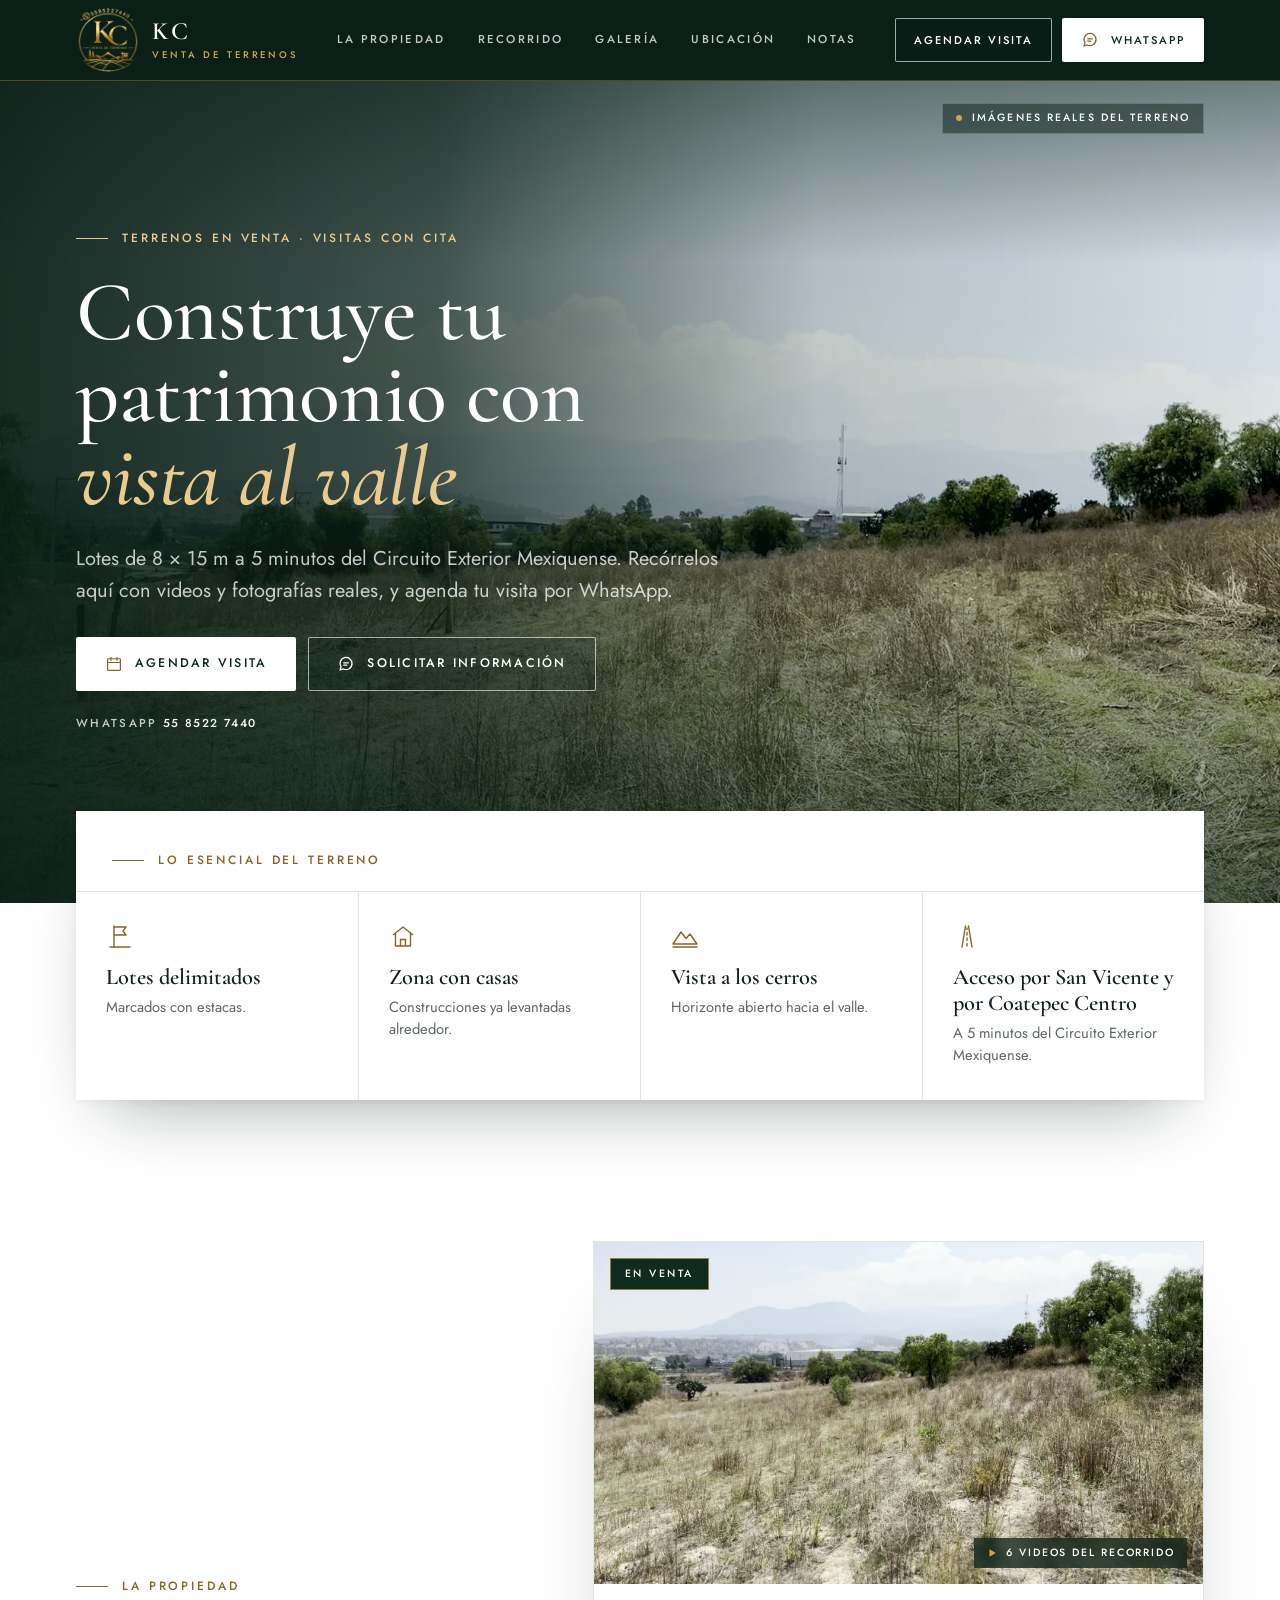
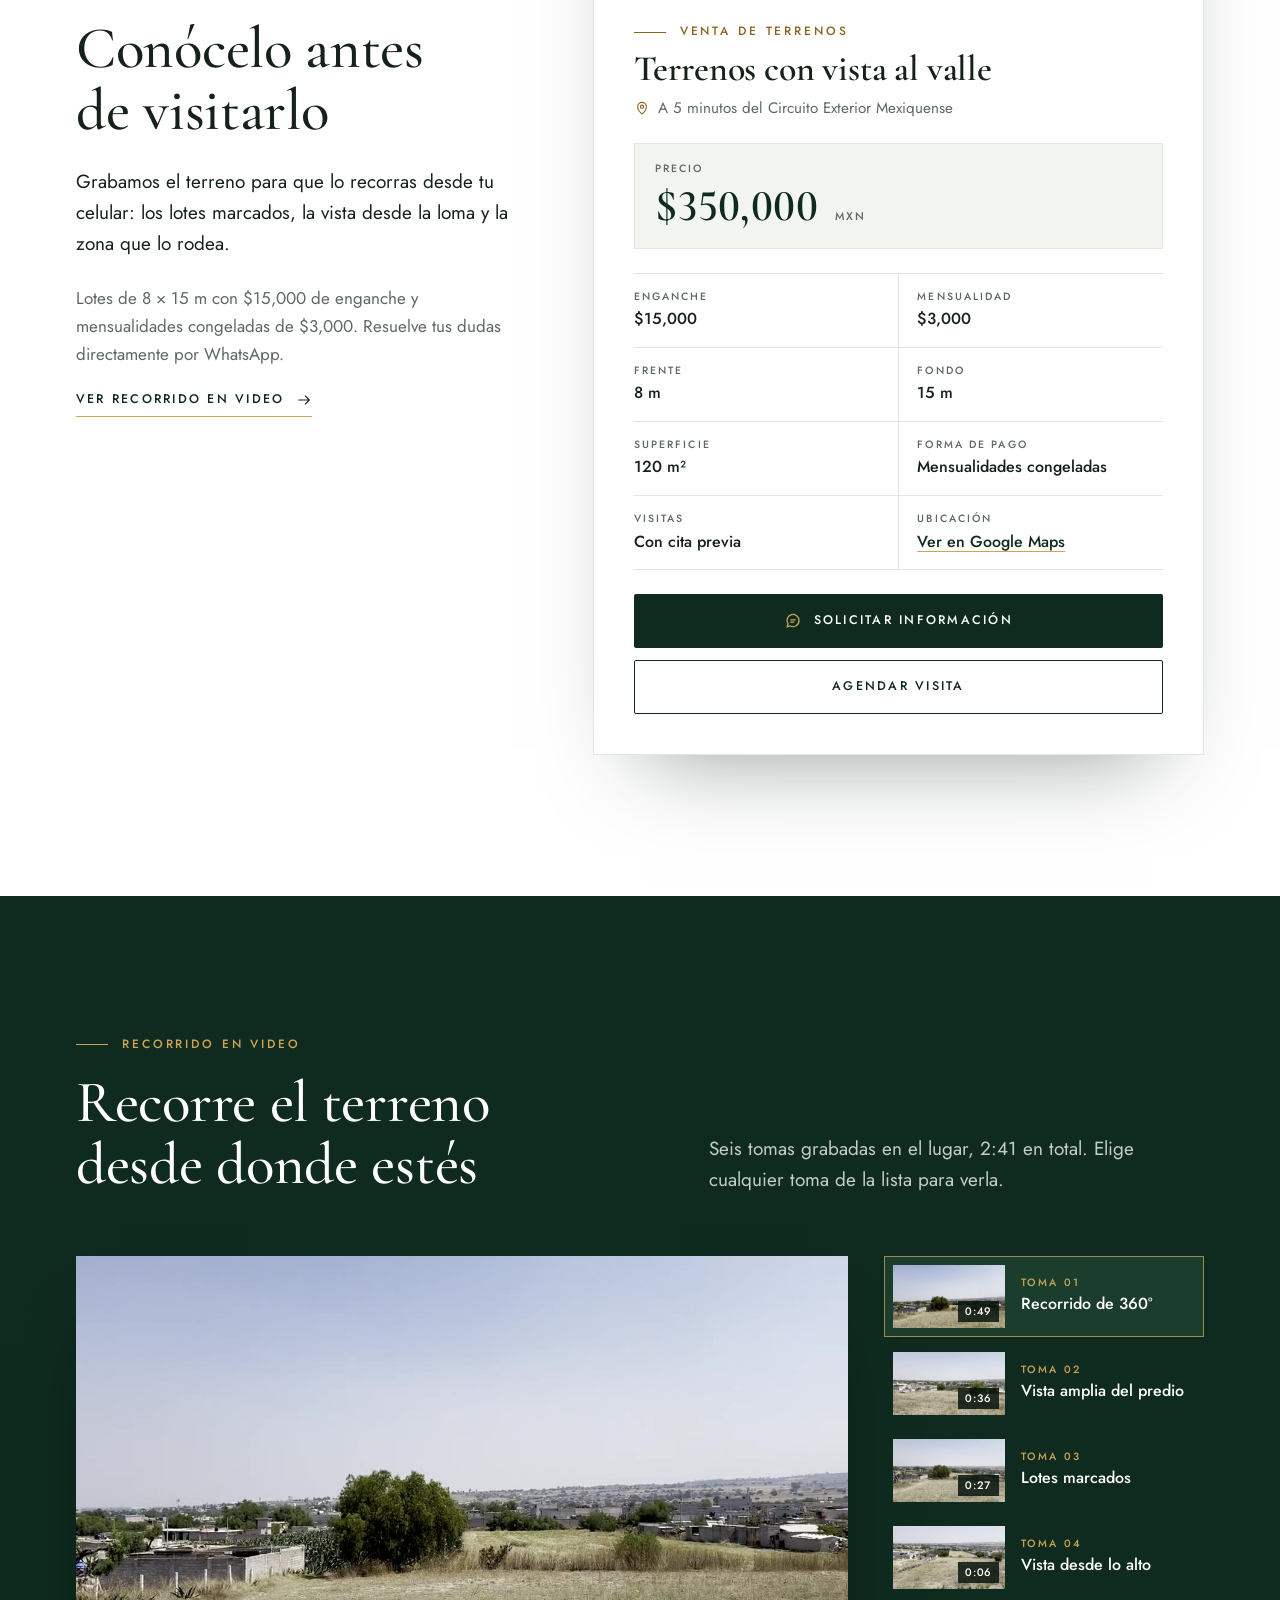
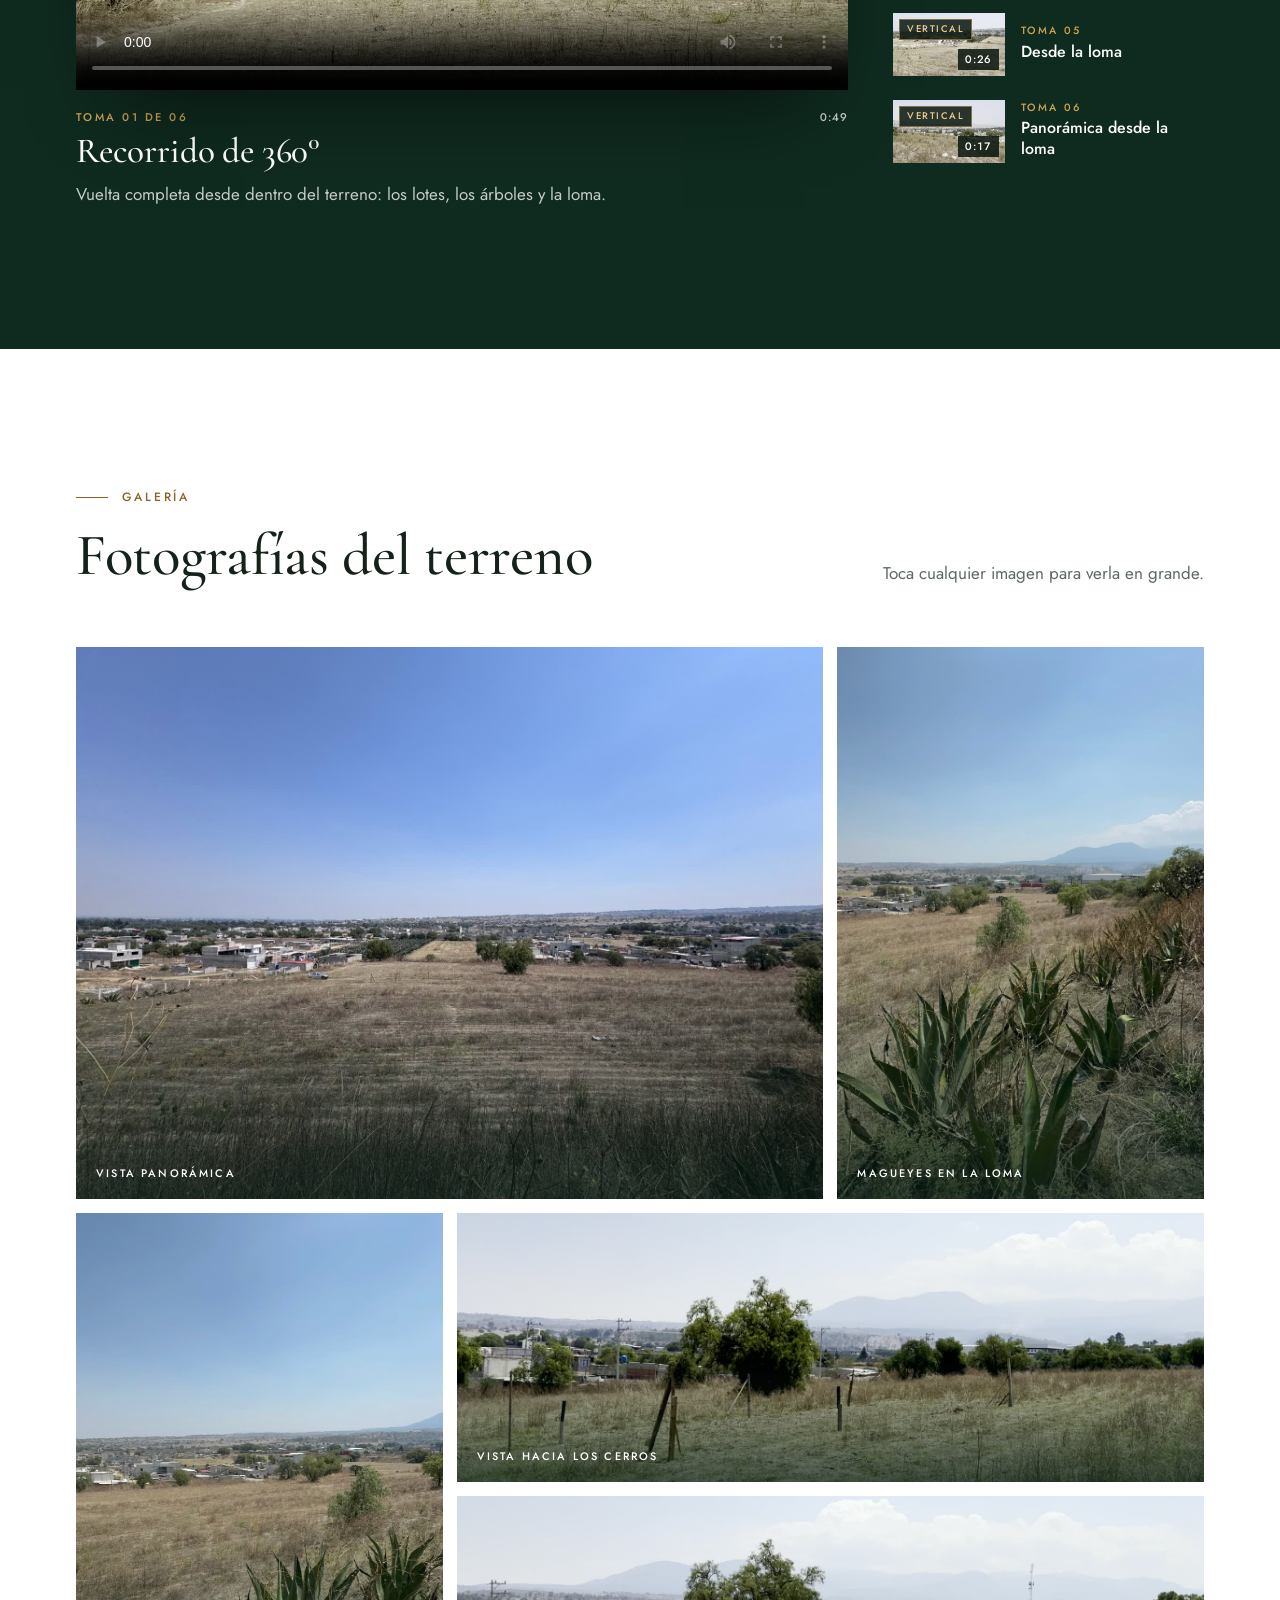
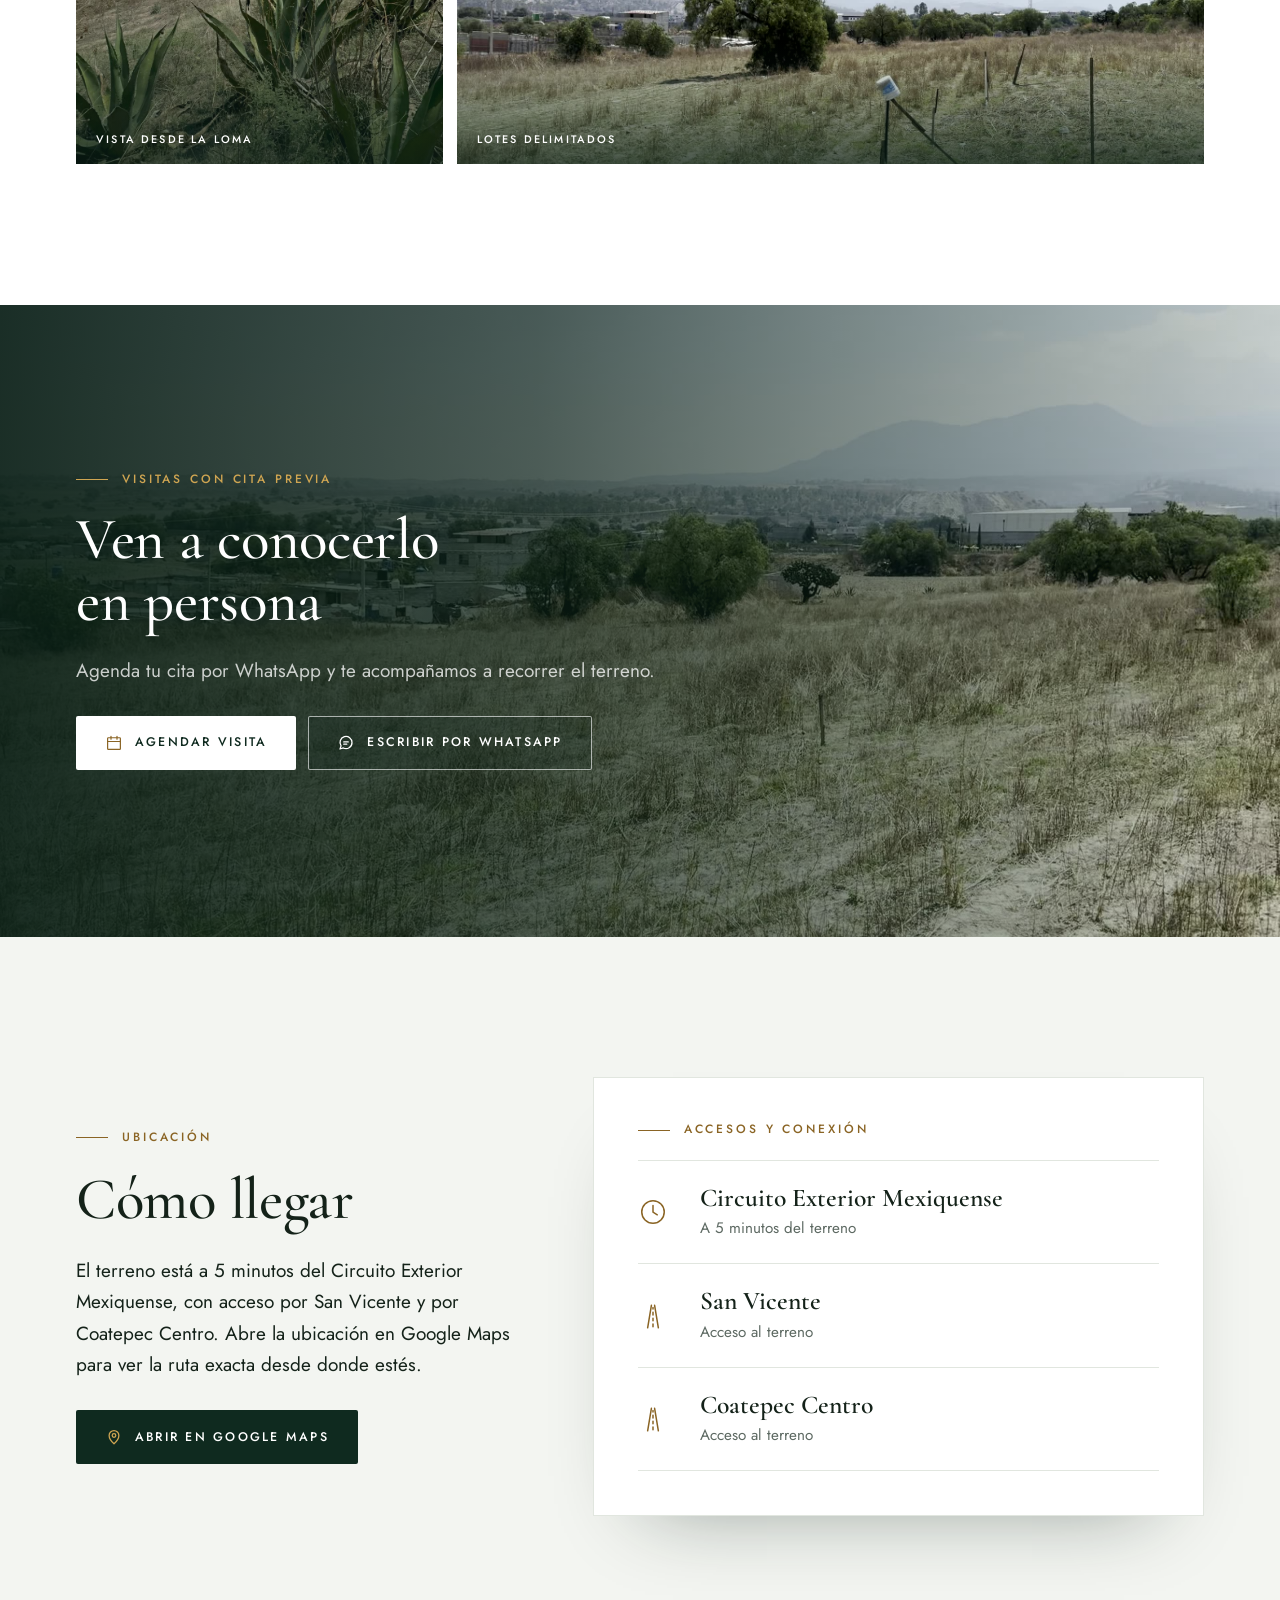
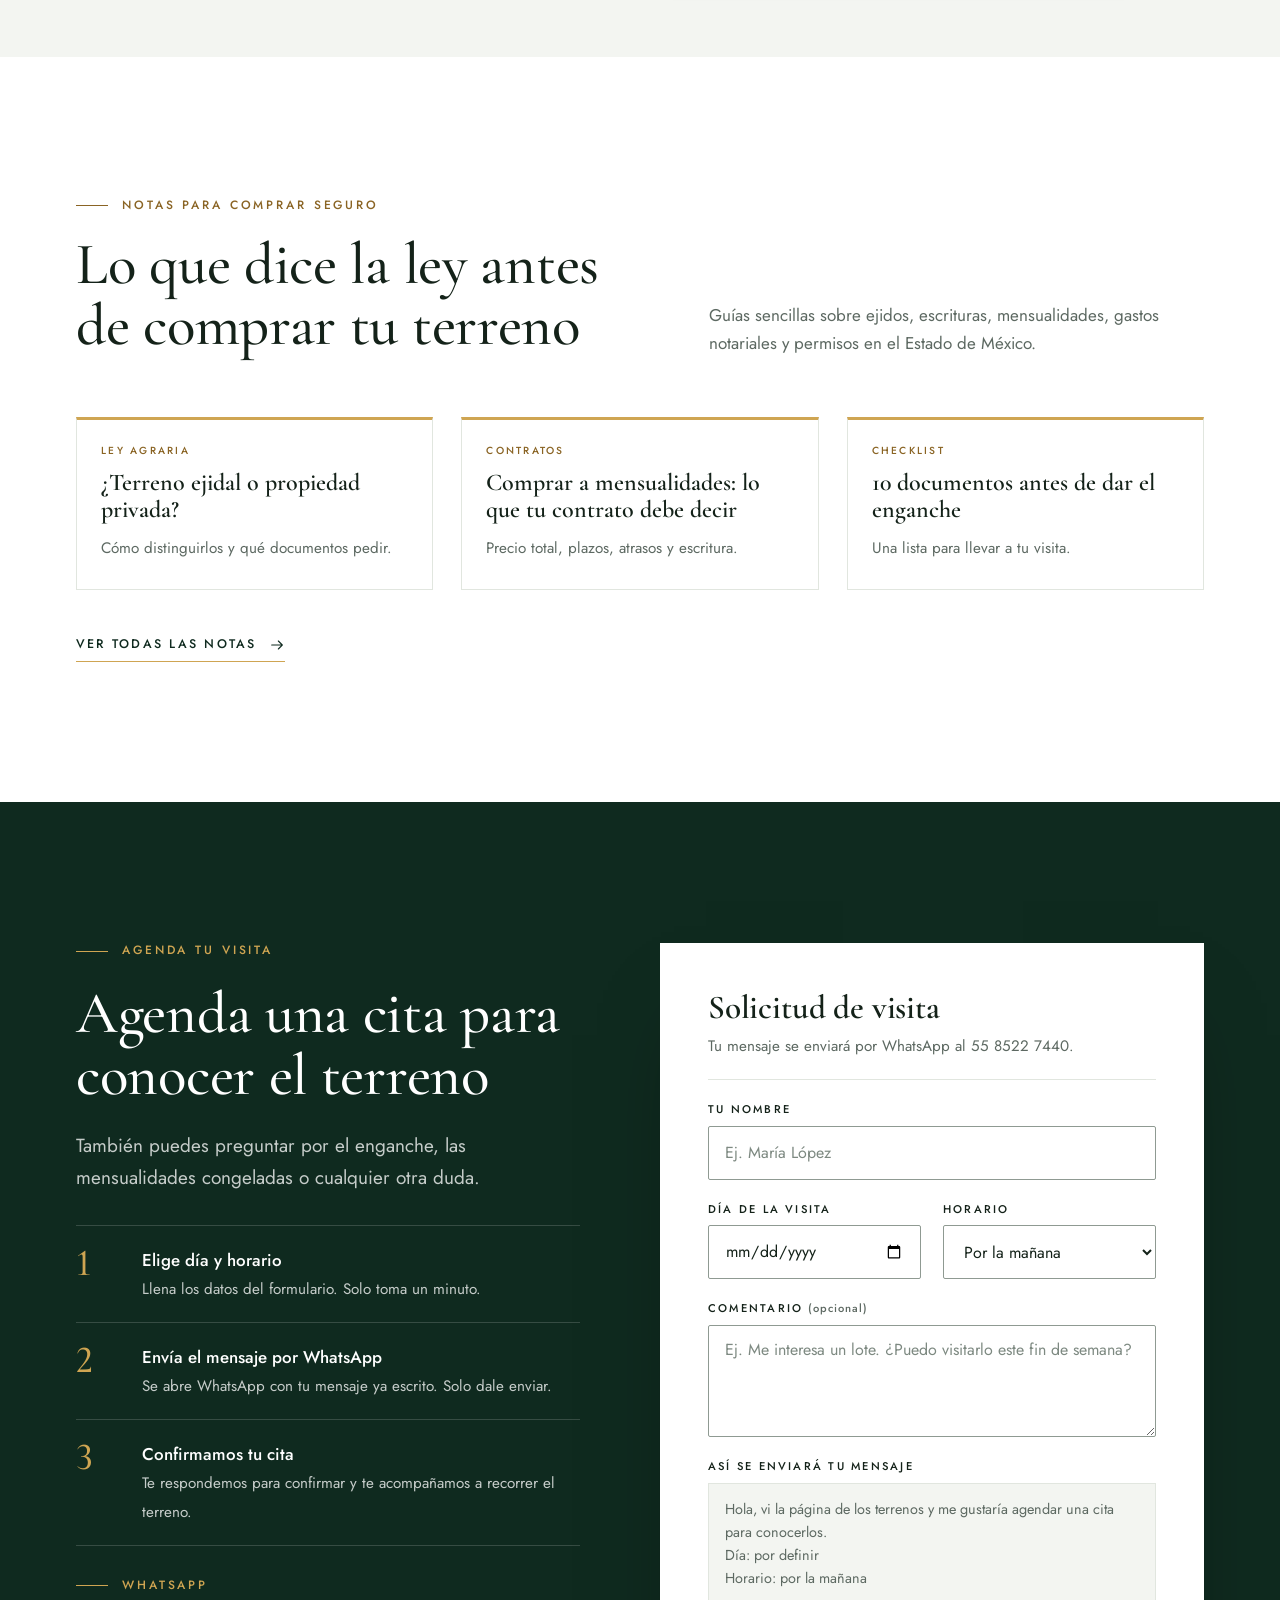
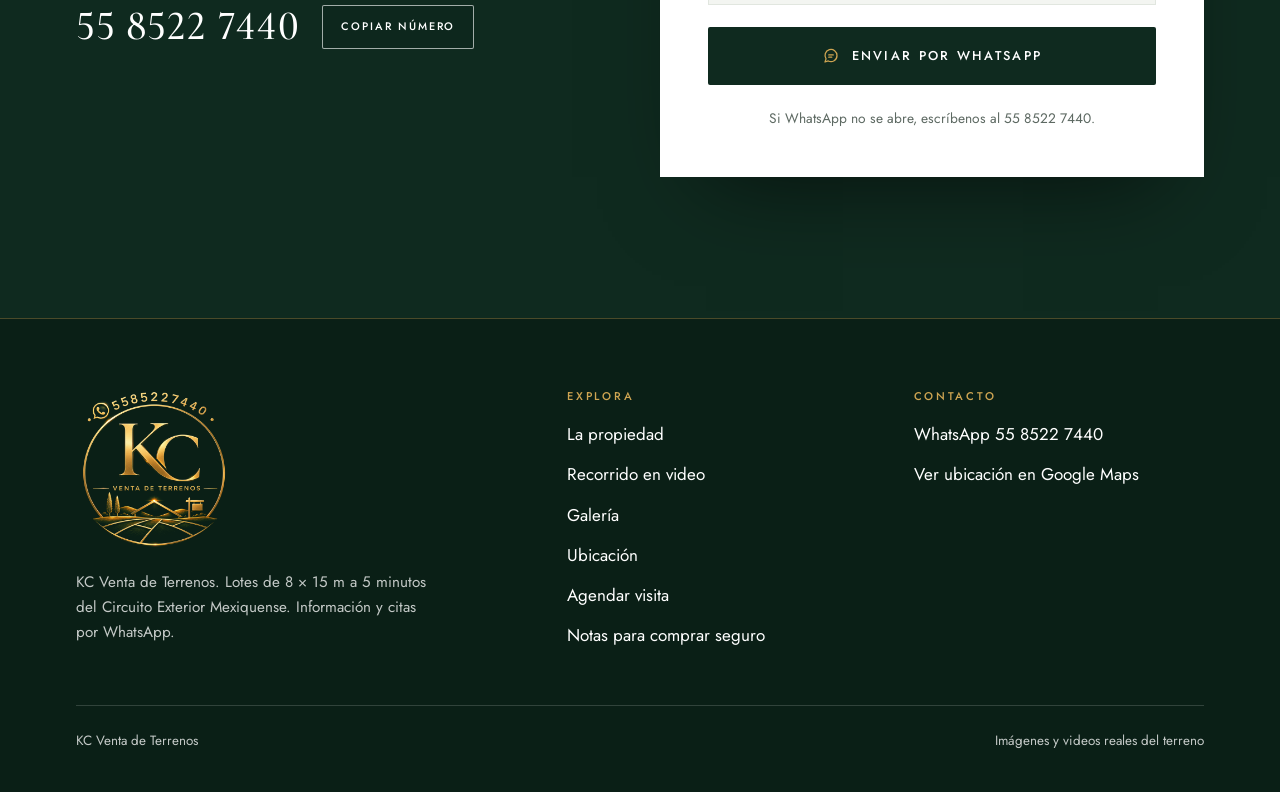
<file: index.html>
<!doctype html>
<html lang="es">
<head>
<meta charset="utf-8">
<meta name="viewport" content="width=device-width, initial-scale=1, viewport-fit=cover">
<link rel="icon" type="image/png" href="media/logo-kc.png">
<meta property="og:title" content="KC Venta de Terrenos">
<meta property="og:description" content="Lotes de 8 × 15 m a 5 minutos del Circuito Exterior Mexiquense. Precio $350,000 con $15,000 de enganche y mensualidades congeladas de $3,000.">
<meta property="og:type" content="website">
<style>:root{color-scheme:light;padding-top:env(safe-area-inset-top,0px);padding-bottom:env(safe-area-inset-bottom,0px)}body{margin:0}img{max-width:100%}[hidden]{display:none!important}</style>
<title>KC Venta de Terrenos</title>
<meta name="description" content="KC Venta de Terrenos: lotes de 8 × 15 m a 5 minutos del Circuito Exterior Mexiquense. Recorre el terreno en video y agenda tu visita por WhatsApp.">
<link rel="preconnect" href="https://fonts.googleapis.com">
<link rel="preconnect" href="https://fonts.gstatic.com" crossorigin>
<link rel="stylesheet" href="https://fonts.googleapis.com/css2?family=Cormorant+Garamond:ital,wght@0,500;0,600;1,500;1,600&family=Jost:wght@400;500;600&display=swap">
<style>
/* Layout: forest bar → full-bleed cinematic hero, serif headline lower-left → white ledger card overlapping the hero edge → property copy beside a listing card → forest video tour → editorial photo grid → full-bleed photo call to action → location beside the access-road image → forest booking band with a white form card → deep-forest footer.
   One deliberate light theme with dark forest bands (brand colors: forest green, white, discreet gold). */
:root{
  --forest:#0F2A1F;
  --forest-deep:#0A1F16;
  --forest-soft:#1A3D2E;
  --white:#FFFFFF;
  --mist:#F3F5F1;
  --ink:#142219;
  --muted:#5D6962;
  --line:#E1E6DF;
  --field:#8F9A92;
  --gold:#CFA552;
  --gold-soft:#EBCB8B;
  --gold-ink:#8A6424;
  --on-dark:#FFFFFF;
  --on-dark-muted:rgba(255,255,255,.76);
  --line-dark:rgba(255,255,255,.16);
  --gold-line:rgba(207,165,82,.32);
  --screen:#06140D;
  --serif:"Cormorant Garamond","Cormorant",Garamond,"Times New Roman",serif;
  --sans:"Jost","Futura","Century Gothic","Avenir Next","Segoe UI",system-ui,sans-serif;
  --focus:var(--gold-ink);
  --header-h:64px;
}
@media (min-width:1080px){:root{--header-h:80px}}

*,*::before,*::after{box-sizing:border-box}
html{scroll-padding-top:calc(var(--header-h) + 12px)}
body{background:var(--white);color:var(--ink);font-family:var(--sans);font-size:1.0625rem;line-height:1.65;-webkit-font-smoothing:antialiased;text-rendering:optimizeLegibility}
img,video{display:block;max-width:100%}
h1,h2,h3,h4{margin:0;font-family:var(--serif);font-weight:500;line-height:1.05;letter-spacing:-.005em;text-wrap:balance}
p{margin:0}
a{color:inherit}
:focus-visible{outline:2px solid var(--focus);outline-offset:3px}
.on-dark{--focus:var(--gold)}

.wrap{width:100%;max-width:1240px;margin-inline:auto;padding-left:max(20px,env(safe-area-inset-left,0px));padding-right:max(20px,env(safe-area-inset-right,0px))}
@media (min-width:768px){.wrap{padding-left:max(40px,env(safe-area-inset-left,0px));padding-right:max(40px,env(safe-area-inset-right,0px))}}
@media (min-width:1200px){.wrap{padding-left:max(56px,env(safe-area-inset-left,0px));padding-right:max(56px,env(safe-area-inset-right,0px))}}

.section{padding-block:clamp(84px,11vw,144px)}

/* type */
.eyebrow{display:inline-flex;align-items:center;gap:14px;font:500 .75rem/1.3 var(--sans);letter-spacing:.24em;text-transform:uppercase;color:var(--gold-ink)}
.eyebrow::before{content:"";width:32px;height:1px;background:currentColor;flex:none}
.on-dark .eyebrow{color:var(--gold)}
.h2{font-size:clamp(2.3rem,4.6vw,3.75rem)}
.lead{font-size:clamp(1.0625rem,1.5vw,1.1875rem);line-height:1.65}
.muted{color:var(--muted)}
.on-dark .muted{color:var(--on-dark-muted)}

/* buttons */
.btn{display:inline-flex;align-items:center;justify-content:center;gap:12px;min-height:54px;padding:0 28px;border:1px solid transparent;border-radius:2px;font:500 .78rem/1.25 var(--sans);letter-spacing:.18em;text-transform:uppercase;text-decoration:none;text-align:center;cursor:pointer;transition:background-color .25s,color .25s,border-color .25s}
.btn svg{width:18px;height:18px;flex:none}
@media (max-width:400px){.btn{gap:10px;padding:0 18px;letter-spacing:.14em}}
@media (max-width:340px){.btn{padding:0 12px;letter-spacing:.1em}}
.btn-light{background:var(--white);color:var(--forest)}
.btn-light svg{color:var(--gold-ink)}
.btn-light:hover{background:var(--gold-soft)}
.btn-ghost-light{background:rgba(10,31,22,.18);border-color:rgba(255,255,255,.62);color:var(--white)}
.btn-ghost-light:hover{background:rgba(255,255,255,.1);border-color:var(--white)}
.btn-forest{background:var(--forest);color:var(--white)}
.btn-forest svg{color:var(--gold)}
.btn-forest:hover{background:var(--forest-soft)}
.btn-line{background:transparent;border-color:var(--forest);color:var(--forest)}
.btn-line:hover{background:var(--forest);color:var(--white)}
.link-arrow{display:inline-flex;align-items:center;gap:12px;justify-self:start;padding:0 0 8px;border:0;border-bottom:1px solid var(--gold);background:none;font:500 .78rem/1.2 var(--sans);letter-spacing:.18em;text-transform:uppercase;color:var(--forest);text-decoration:none;cursor:pointer}
.link-arrow svg{width:16px;height:16px;transition:transform .25s}
.link-arrow:hover svg{transform:translateX(4px)}

/* header */
.bar{position:sticky;top:env(safe-area-inset-top,0px);z-index:40;background:var(--forest-deep);color:var(--on-dark);border-bottom:1px solid var(--gold-line)}
.bar-in{display:flex;align-items:center;justify-content:space-between;gap:16px;height:var(--header-h)}
.brand{display:inline-flex;align-items:center;gap:12px;min-width:0;color:var(--on-dark);text-decoration:none}
.brand img{width:52px;height:52px;flex:none;object-fit:contain}
@media (min-width:1080px){.bar .brand img{width:64px;height:64px}}
.brand-name{display:grid;gap:7px;line-height:1}
.brand-name b{font:600 1.55rem/1 var(--serif);letter-spacing:.16em;text-transform:uppercase}
.brand-name small{font:500 .6rem/1 var(--sans);letter-spacing:.3em;text-transform:uppercase;color:var(--gold);white-space:nowrap}
@media (max-width:419px){.bar .brand-name{display:none}}
.nav{display:none;align-items:center;gap:32px}
.nav a{padding-block:8px;border-bottom:1px solid transparent;font:500 .72rem/1 var(--sans);letter-spacing:.2em;text-transform:uppercase;color:var(--on-dark-muted);text-decoration:none;transition:color .2s,border-color .2s}
.nav a:hover{color:var(--white);border-bottom-color:var(--gold)}
.bar-actions{display:flex;align-items:center;gap:10px}
.bar .btn{min-height:44px;padding:0 18px;font-size:.7rem}
.bar .btn-book{display:none}
.menu-btn{display:inline-grid;place-items:center;width:44px;height:44px;padding:0;border:1px solid var(--line-dark);border-radius:2px;background:transparent;color:var(--white);cursor:pointer}
.menu-btn svg{width:20px;height:20px}
@media (min-width:1080px){.nav{display:flex}.bar .btn-book{display:inline-flex}.menu-btn{display:none}}
@media (max-width:479px){.bar .btn-wa{width:44px;padding:0}.bar .btn-wa span{display:none}}
.mnav{position:absolute;left:0;right:0;top:100%;background:var(--forest-deep);border-bottom:1px solid var(--gold-line);box-shadow:0 30px 40px -20px rgba(0,0,0,.5)}
.mnav .wrap{padding-block:6px 24px}
.mnav a.mlink{display:flex;align-items:center;justify-content:space-between;padding:18px 0;border-bottom:1px solid var(--line-dark);font:500 .8rem/1 var(--sans);letter-spacing:.2em;text-transform:uppercase;color:var(--white);text-decoration:none}
.mnav a.mlink svg{width:16px;height:16px;color:var(--gold)}
.mnav .btn{width:100%;margin-top:22px}

/* hero */
.hero{position:relative;isolation:isolate;display:flex;align-items:flex-end;min-height:620px;min-height:clamp(580px,calc(100svh - var(--header-h)),900px);overflow:hidden;background:var(--forest);color:var(--on-dark)}
.hero-media{position:absolute;inset:0;z-index:-2}
.hero-media img,.hero-media video{position:absolute;inset:0;width:100%;height:100%;object-fit:cover}
.hero-media video{opacity:0;transition:opacity 1.2s ease}
.hero-media video.is-playing{opacity:1}
.hero::before{content:"";position:absolute;inset:0;z-index:-1;background:
  linear-gradient(180deg,rgba(10,31,22,.5) 0%,rgba(10,31,22,0) 20%),
  linear-gradient(0deg,rgba(10,31,22,.96) 0%,rgba(10,31,22,.88) 46%,rgba(10,31,22,.7) 68%,rgba(10,31,22,.42) 86%,rgba(10,31,22,.3) 100%)}
@media (min-width:900px){.hero::before{background:
  linear-gradient(180deg,rgba(10,31,22,.5) 0%,rgba(10,31,22,0) 22%),
  linear-gradient(90deg,rgba(10,31,22,.93) 0%,rgba(10,31,22,.74) 34%,rgba(10,31,22,.22) 64%,rgba(10,31,22,.06) 100%),
  linear-gradient(0deg,rgba(10,31,22,.6) 0%,rgba(10,31,22,0) 36%)}}
.hero-tag-row{position:absolute;top:22px;left:0;right:0;display:flex;justify-content:flex-end;pointer-events:none}
.hero-tag{display:inline-flex;align-items:center;gap:10px;padding:9px 13px;border:1px solid rgba(255,255,255,.22);background:rgba(10,31,22,.5);-webkit-backdrop-filter:blur(6px);backdrop-filter:blur(6px);font:500 .66rem/1 var(--sans);letter-spacing:.2em;text-transform:uppercase;color:var(--white)}
.hero-tag i{width:6px;height:6px;border-radius:50%;background:var(--gold)}
.hero-in{position:relative;padding-block:120px 96px}
@media (min-width:900px){.hero-in{padding-block:150px 172px}}
.hero-copy{display:grid;gap:24px;max-width:660px}
.hero .eyebrow{color:var(--gold-soft)}
@media (max-width:559px){.hero .eb-extra{display:none}}
.hero h1{font-size:clamp(2.85rem,6.6vw,5.6rem);line-height:.98;color:var(--white)}
.hero h1 em{font-style:italic;color:var(--gold-soft)}
.hero-sub{max-width:33em;font-size:clamp(1.0625rem,1.6vw,1.25rem);line-height:1.6;color:var(--on-dark-muted)}
.hero-actions{display:flex;flex-wrap:wrap;gap:12px;margin-top:6px}
@media (max-width:559px){.hero-actions .btn{width:100%}}
.hero-contact{font:500 .72rem/1.4 var(--sans);letter-spacing:.2em;text-transform:uppercase;color:var(--on-dark-muted)}
.hero-contact b{font-weight:500;color:var(--white);letter-spacing:.14em}

/* ledger */
.ledger{position:relative;z-index:2;margin-top:-56px}
@media (min-width:900px){.ledger{margin-top:-92px}}
.ledger-card{background:var(--white);box-shadow:0 34px 70px -34px rgba(10,31,22,.42),0 2px 8px rgba(10,31,22,.06)}
.ledger-head{padding:24px 20px 18px}
.ledger-list{list-style:none;margin:0;padding:0;display:grid;grid-template-columns:1fr 1fr}
.ledger-list li{display:grid;gap:6px;align-content:start;min-width:0;padding:22px 20px 26px;border-top:1px solid var(--line)}
.ledger-list li:nth-child(even){border-left:1px solid var(--line)}
.ledger-list svg{width:28px;height:28px;margin-bottom:8px;color:var(--gold-ink)}
.ledger-list b{font:600 1.3rem/1.15 var(--serif);color:var(--ink)}
.ledger-list span{font-size:.92rem;line-height:1.5;color:var(--muted)}
@media (max-width:599px){
  .ledger-list{grid-template-columns:1fr}
  .ledger-list li{grid-template-columns:40px minmax(0,1fr);column-gap:16px;row-gap:4px;padding:20px 20px 22px}
  .ledger-list li:nth-child(even){border-left:0}
  .ledger-list svg{grid-row:1 / span 2;margin:2px 0 0}
}
@media (min-width:900px){
  .ledger-head{padding:30px 36px 22px}
  .ledger-list{grid-template-columns:repeat(4,minmax(0,1fr))}
  .ledger-list li{padding:30px 30px 34px}
  .ledger-list li + li{border-left:1px solid var(--line)}
  .ledger-list b{font-size:1.4rem}
}

/* property */
.prop{display:grid;gap:52px}
@media (min-width:1024px){.prop{grid-template-columns:minmax(0,5fr) minmax(0,7fr);gap:80px;align-items:center}}
.prop-copy{display:grid;gap:24px;max-width:520px;min-width:0}
.listing{min-width:0;background:var(--white);border:1px solid var(--line);box-shadow:0 46px 90px -52px rgba(10,31,22,.5)}
.listing-media{position:relative;aspect-ratio:16/9;overflow:hidden;background:var(--forest)}
.listing-media img{position:absolute;inset:0;width:100%;height:100%;object-fit:cover}
.badge{position:absolute;top:16px;left:16px;padding:10px 14px;border:1px solid rgba(207,165,82,.7);background:var(--forest);font:500 .66rem/1 var(--sans);letter-spacing:.24em;text-transform:uppercase;color:var(--white)}
.media-chip{position:absolute;right:16px;bottom:16px;display:inline-flex;align-items:center;gap:8px;padding:9px 12px;background:rgba(10,31,22,.74);-webkit-backdrop-filter:blur(4px);backdrop-filter:blur(4px);font:500 .66rem/1 var(--sans);letter-spacing:.18em;text-transform:uppercase;color:var(--white)}
.media-chip svg{width:12px;height:12px;color:var(--gold)}
.listing-body{display:grid;gap:24px;padding:clamp(20px,3.6vw,40px)}
.listing-title{display:grid;gap:10px}
.listing-title h3{font-size:clamp(1.85rem,2.8vw,2.4rem);font-weight:600}
.listing-loc{display:flex;align-items:center;gap:8px;font-size:.95rem;line-height:1.4;color:var(--muted)}
.listing-loc svg{width:16px;height:16px;flex:none;color:var(--gold-ink)}
.price{display:grid;gap:8px;padding:18px 20px 20px;border:1px solid var(--line);background:var(--mist)}
.price-label{font:500 .66rem/1.3 var(--sans);letter-spacing:.2em;text-transform:uppercase;color:var(--muted)}
.price-value{font:600 clamp(2.2rem,3.6vw,2.75rem)/1 var(--serif);font-variant-numeric:lining-nums;letter-spacing:.01em;color:var(--forest)}
.price-value small{margin-left:6px;font:500 .7rem/1 var(--sans);letter-spacing:.2em;color:var(--muted)}
.spec{display:grid;grid-template-columns:1fr 1fr;margin:0;border-top:1px solid var(--line)}
.spec div{display:grid;gap:5px;align-content:start;min-width:0;padding:16px 0;border-bottom:1px solid var(--line)}
.spec div:nth-child(odd){padding-right:16px}
.spec div:nth-child(even){padding-left:18px;border-left:1px solid var(--line)}
.spec dt{font:500 .66rem/1.3 var(--sans);letter-spacing:.2em;text-transform:uppercase;color:var(--muted)}
.spec dd{margin:0;font:500 1rem/1.4 var(--sans);color:var(--ink)}
.spec dd a{color:var(--forest);text-decoration:underline;text-decoration-color:var(--gold);text-decoration-thickness:1px;text-underline-offset:4px}
.listing-actions{display:grid;gap:12px}
.listing-actions .btn{width:100%}

/* video tour */
.dark{background:var(--forest);color:var(--on-dark);color-scheme:dark}
.sec-head{display:grid;gap:20px;margin-bottom:clamp(40px,5vw,60px)}
.sec-head .h2{max-width:14em}
@media (min-width:1024px){.sec-head.split{grid-template-columns:minmax(0,1.15fr) minmax(0,1fr);gap:64px;align-items:end}.sec-head.split > p{justify-self:end;max-width:30em}}
.sec-head-title{display:grid;gap:20px}
.tour{display:grid;grid-template-columns:minmax(0,1fr);gap:28px}
@media (min-width:1200px){.tour{grid-template-columns:minmax(0,1fr) 320px;gap:36px;align-items:start}}
.player,.tour-list{min-width:0}
.screen{position:relative;aspect-ratio:16/9;max-width:100%;overflow:hidden;background:var(--screen);box-shadow:0 44px 80px -44px rgba(0,0,0,.7)}
.screen video{width:100%;height:100%;object-fit:contain;background:var(--screen)}
.now{display:grid;gap:10px;margin-top:22px}
.now-top{display:flex;align-items:center;justify-content:space-between;gap:12px;font:500 .7rem/1 var(--sans);letter-spacing:.22em;text-transform:uppercase;color:var(--gold)}
.now-top span:last-child{color:var(--on-dark-muted);letter-spacing:.1em;font-variant-numeric:tabular-nums}
.now h3{font-size:clamp(1.7rem,2.8vw,2.2rem);color:var(--white)}
.now p{max-width:44em;color:var(--on-dark-muted)}
.playlist{position:relative;list-style:none;margin:0;padding:0 0 12px;display:flex;gap:14px;overflow-x:auto;scroll-snap-type:x mandatory;-webkit-overflow-scrolling:touch;min-width:0}
.playlist li{flex:0 0 clamp(220px,64vw,272px);scroll-snap-align:start}
.clip{display:grid;align-content:start;gap:14px;width:100%;height:100%;padding:10px 10px 16px;border:1px solid var(--line-dark);border-radius:0;background:transparent;color:var(--white);font:inherit;text-align:left;cursor:pointer;transition:background-color .2s,border-color .2s}
.clip:hover{background:var(--forest-soft)}
.clip[aria-current="true"]{background:var(--forest-soft);border-color:rgba(207,165,82,.75)}
.thumb{position:relative;aspect-ratio:16/9;overflow:hidden;background:var(--screen)}
.thumb img{position:absolute;inset:0;width:100%;height:100%;object-fit:cover}
.thumb .dur{position:absolute;right:6px;bottom:6px;padding:5px 7px;background:rgba(6,20,13,.84);font:500 .68rem/1 var(--sans);letter-spacing:.06em;color:var(--white);font-variant-numeric:tabular-nums}
.thumb .vert{position:absolute;left:6px;top:6px;padding:5px 7px;border:1px solid rgba(207,165,82,.55);background:rgba(6,20,13,.84);font:500 .6rem/1 var(--sans);letter-spacing:.16em;text-transform:uppercase;color:var(--gold-soft)}
.clip-text{display:grid;gap:5px;min-width:0;padding-inline:4px}
.clip-num{font:500 .66rem/1 var(--sans);letter-spacing:.22em;text-transform:uppercase;color:var(--gold)}
.clip-text b{font:500 1rem/1.3 var(--sans);color:var(--white)}
.clip-text .desc{font-size:.86rem;line-height:1.45;color:var(--on-dark-muted)}
.swipe-hint{margin-top:6px;font:500 .66rem/1 var(--sans);letter-spacing:.2em;text-transform:uppercase;color:var(--on-dark-muted)}
@media (min-width:1200px){
  .playlist{flex-direction:column;gap:6px;overflow:visible;scroll-snap-type:none;padding:0}
  .playlist li{flex:none}
  .clip{grid-template-columns:112px minmax(0,1fr);align-items:center;gap:16px;padding:8px;border-color:transparent}
  .clip:hover{border-color:var(--line-dark)}
  .clip[aria-current="true"]{border-color:rgba(207,165,82,.75)}
  .clip-text{padding-inline:0}
  .clip-text .desc{display:none}
  .swipe-hint{display:none}
}

/* gallery */
.gallery{display:grid;grid-template-columns:1fr 1fr;gap:10px}
.shot{position:relative;display:block;width:100%;padding:0;border:0;overflow:hidden;background:var(--mist);color:var(--white);cursor:zoom-in}
.shot img{position:absolute;inset:0;width:100%;height:100%;object-fit:cover;transition:transform .9s cubic-bezier(.2,.7,.2,1)}
.shot:hover img{transform:scale(1.04)}
.shot::after{content:"";position:absolute;left:0;right:0;bottom:0;height:46%;background:linear-gradient(0deg,rgba(10,31,22,.72),rgba(10,31,22,0));pointer-events:none}
.shot-cap{position:absolute;left:14px;right:14px;bottom:13px;z-index:1;font:500 .64rem/1.35 var(--sans);letter-spacing:.2em;text-transform:uppercase;text-align:left}
.g-a{grid-column:1 / -1;aspect-ratio:4/3}
.g-b,.g-e{aspect-ratio:3/4}
.g-c,.g-f{grid-column:1 / -1;aspect-ratio:16/9}
@media (min-width:768px){
  .gallery{grid-template-columns:repeat(12,minmax(0,1fr));grid-auto-rows:clamp(170px,21vw,290px);gap:14px}
  .g-a,.g-b,.g-c,.g-e,.g-f{aspect-ratio:auto}
  .g-a{grid-column:1 / 9;grid-row:1 / 3}
  .g-b{grid-column:9 / 13;grid-row:1 / 3}
  .g-e{grid-column:1 / 5;grid-row:3 / 5}
  .g-c{grid-column:5 / 13;grid-row:3 / 4}
  .g-f{grid-column:5 / 13;grid-row:4 / 5}
  .shot-cap{left:20px;bottom:18px;font-size:.68rem}
}

/* lightbox */
.lb{width:min(94vw,1400px);max-width:none;max-height:none;padding:0;border:0;background:transparent;color:var(--white);overflow:visible}
.lb::backdrop{background:rgba(6,20,13,.92)}
.lb figure{display:grid;gap:14px;margin:0}
.lb img{width:100%;max-height:80vh;object-fit:contain}
.lb figcaption{font:500 .7rem/1.4 var(--sans);letter-spacing:.2em;text-transform:uppercase;text-align:center;color:rgba(255,255,255,.82)}
.lb-close{position:fixed;top:calc(14px + env(safe-area-inset-top,0px));right:calc(14px + env(safe-area-inset-right,0px));display:grid;place-items:center;width:48px;height:48px;padding:0;border:1px solid rgba(255,255,255,.4);border-radius:2px;background:rgba(6,20,13,.6);color:var(--white);cursor:pointer}
.lb-close svg{width:20px;height:20px}

/* call to action band */
.band{position:relative;isolation:isolate;overflow:hidden;background:var(--forest);color:var(--on-dark)}
.band-media{position:absolute;inset:0;z-index:-2}
.band-media img{width:100%;height:100%;object-fit:cover;object-position:center 55%}
.band::before{content:"";position:absolute;inset:0;z-index:-1;background:linear-gradient(0deg,rgba(10,31,22,.92) 0%,rgba(10,31,22,.62) 100%)}
@media (min-width:900px){.band::before{background:linear-gradient(90deg,rgba(10,31,22,.92) 0%,rgba(10,31,22,.7) 42%,rgba(10,31,22,.2) 100%)}}
.band-in{padding-block:clamp(100px,13vw,170px)}
.band-copy{display:grid;gap:22px;max-width:600px}
.band-copy .h2{color:var(--white)}
.band-actions{display:flex;flex-wrap:wrap;gap:12px;margin-top:8px}
@media (max-width:559px){.band-actions .btn{width:100%}}

/* location */
.mist{background:var(--mist)}
.loc{display:grid;gap:48px}
@media (min-width:1024px){.loc{grid-template-columns:minmax(0,5fr) minmax(0,7fr);gap:80px;align-items:center}}
.loc-copy{display:grid;gap:24px;max-width:520px;min-width:0}
.loc-actions{display:flex;flex-wrap:wrap;align-items:center;gap:18px 28px;margin-top:6px}
.access{display:grid;gap:8px;min-width:0;padding:clamp(24px,3.6vw,44px);border:1px solid var(--line);background:var(--white);box-shadow:0 40px 80px -52px rgba(10,31,22,.45)}
.access-list{list-style:none;margin:14px 0 0;padding:0;border-top:1px solid var(--line)}
.access-list li{display:grid;grid-template-columns:44px minmax(0,1fr);gap:18px;align-items:center;padding:22px 0;border-bottom:1px solid var(--line)}
.access-list svg{width:30px;height:30px;color:var(--gold-ink)}
.access-list div{display:grid;gap:4px;min-width:0}
.access-list b{font:600 clamp(1.35rem,2.2vw,1.6rem)/1.15 var(--serif);color:var(--ink)}
.access-list span{font-size:.95rem;color:var(--muted)}

/* booking */
.book-band{background:var(--forest)}
.book{display:grid;gap:56px}
@media (min-width:1024px){.book{grid-template-columns:minmax(0,1fr) minmax(0,1.08fr);gap:80px;align-items:start}}
.book-copy{display:grid;gap:24px;min-width:0}
.book-copy .h2{color:var(--white)}
.steps{list-style:none;margin:8px 0 0;padding:0;counter-reset:step;border-top:1px solid var(--line-dark)}
.steps li{display:grid;grid-template-columns:52px minmax(0,1fr);gap:14px;padding:20px 0;border-bottom:1px solid var(--line-dark)}
.steps li::before{counter-increment:step;content:counter(step);font:500 2.4rem/.9 var(--serif);font-variant-numeric:lining-nums;color:var(--gold)}
.steps b{display:block;font-weight:500;font-size:1.0625rem;color:var(--white)}
.steps span{font-size:.95rem;color:var(--on-dark-muted)}
.contact{display:grid;gap:12px;margin-top:8px}
.contact-row{display:flex;flex-wrap:wrap;align-items:center;gap:14px 22px}
.contact output{font:500 clamp(2.1rem,3.6vw,2.6rem)/1 var(--serif);font-variant-numeric:lining-nums;letter-spacing:.02em;color:var(--white);-webkit-user-select:all;user-select:all}
.contact .btn{min-height:44px;padding:0 18px;font-size:.68rem}
.form-card{display:grid;gap:22px;min-width:0;padding:clamp(24px,4vw,48px);background:var(--white);color:var(--ink);color-scheme:light;--focus:var(--gold-ink);box-shadow:0 46px 90px -46px rgba(0,0,0,.6)}
.form-head{display:grid;gap:8px;padding-bottom:20px;border-bottom:1px solid var(--line)}
.form-head h3{font-size:clamp(1.8rem,2.6vw,2.1rem);font-weight:600}
.form-head p{font-size:.95rem;color:var(--muted)}
.field{display:grid;gap:9px;min-width:0}
.field label,.field .label{font:500 .7rem/1.3 var(--sans);letter-spacing:.2em;text-transform:uppercase;color:var(--ink)}
.field small{font-size:.7rem;letter-spacing:.08em;text-transform:none;color:var(--muted)}
.field input,.field select,.field textarea{width:100%;min-height:54px;padding:.8rem 1rem;border:1px solid var(--field);border-radius:2px;background:var(--white);color:var(--ink);font:400 1rem/1.4 var(--sans)}
.field textarea{min-height:112px;resize:vertical}
.field input::placeholder,.field textarea::placeholder{color:#7D8981}
.field input:focus,.field select:focus,.field textarea:focus{outline:none;border-color:var(--forest);box-shadow:0 0 0 3px rgba(15,42,31,.16)}
.two{display:grid;gap:22px}
@media (min-width:560px){.two{grid-template-columns:1fr 1fr}}
.preview{padding:14px 16px;border:1px solid var(--line);background:var(--mist);font:400 .9rem/1.6 var(--sans);color:var(--muted);white-space:pre-wrap;overflow-wrap:anywhere}
.form-card .btn{width:100%;min-height:58px;font-size:.8rem}
.fine{font-size:.86rem;text-align:center;color:var(--muted)}

/* footer */
.foot{padding-block:72px 40px;border-top:1px solid var(--gold-line);background:var(--forest-deep);color:var(--on-dark-muted);color-scheme:dark}
.foot-grid{display:grid;gap:44px}
@media (min-width:768px){.foot-grid{grid-template-columns:minmax(0,1.5fr) minmax(0,1fr) minmax(0,1fr);gap:56px}}
.foot-brand{display:grid;gap:20px;max-width:360px}
.foot-logo{justify-self:start;display:block}
.foot-logo img{width:156px;height:156px}
.foot-brand p{font-size:.95rem}
.foot h4{margin-bottom:18px;font:500 .7rem/1 var(--sans);letter-spacing:.24em;text-transform:uppercase;color:var(--gold)}
.foot ul{display:grid;gap:12px;margin:0;padding:0;list-style:none}
.foot ul a{color:var(--white);text-decoration:none;transition:color .2s}
.foot ul a:hover{color:var(--gold-soft)}
.foot-bottom{display:flex;flex-wrap:wrap;justify-content:space-between;gap:10px 24px;margin-top:56px;padding-top:24px;border-top:1px solid var(--line-dark);font-size:.84rem}
@media (max-width:719px){.foot{padding-bottom:116px}}

/* notas teaser */
.notes{display:grid;gap:clamp(20px,2.4vw,28px)}
@media (min-width:900px){.notes{grid-template-columns:repeat(3,minmax(0,1fr))}}
.note{display:grid;gap:12px;align-content:start;padding:26px 24px 28px;border:1px solid var(--line);border-top:3px solid var(--gold);text-decoration:none;color:var(--ink);transition:box-shadow .3s}
.note:hover{box-shadow:0 30px 60px -40px rgba(10,31,22,.5)}
.note small{font:500 .64rem/1 var(--sans);letter-spacing:.22em;text-transform:uppercase;color:var(--gold-ink)}
.note b{font:600 1.5rem/1.15 var(--serif)}
.note span{font-size:.95rem;color:var(--muted)}
.notes-more{margin-top:clamp(28px,3vw,40px)}

/* floating WhatsApp on phones */
.fab{position:fixed;z-index:45;right:calc(16px + env(safe-area-inset-right,0px));bottom:calc(16px + env(safe-area-inset-bottom,0px));display:inline-flex;align-items:center;gap:10px;min-height:54px;padding:0 22px;border:1px solid var(--gold);border-radius:999px;background:var(--forest);color:var(--white);text-decoration:none;font:500 .72rem/1 var(--sans);letter-spacing:.18em;text-transform:uppercase;box-shadow:0 16px 36px -10px rgba(0,0,0,.5)}
.fab svg{width:20px;height:20px;color:var(--gold)}
.fab{transition:opacity .3s ease,transform .3s ease}
.fab.is-hidden{opacity:0;transform:translateY(18px);pointer-events:none}
@media (min-width:720px){.fab{display:none}}

@media (prefers-reduced-motion:reduce){
  *,*::before,*::after{transition:none!important;animation:none!important}
  .shot:hover img{transform:none}
}
</style>
</head>
<body>

<svg width="0" height="0" style="position:absolute" aria-hidden="true">
  <symbol id="i-clock" viewBox="0 0 28 28"><circle cx="14" cy="14" r="10.5" fill="none" stroke="currentColor" stroke-width="1.4"/><path fill="none" stroke="currentColor" stroke-width="1.4" stroke-linecap="round" stroke-linejoin="round" d="M14 8v6.2l4 2.4"/></symbol>
  <symbol id="i-chat" viewBox="0 0 24 24"><path fill="none" stroke="currentColor" stroke-width="1.7" stroke-linecap="round" stroke-linejoin="round" d="M20 11.5a8 8 0 0 1-11.6 7.1L4 20l1.4-4.2A8 8 0 1 1 20 11.5Z"/><path fill="none" stroke="currentColor" stroke-width="1.7" stroke-linecap="round" d="M9 10.5h6M9 13.5h4"/></symbol>
  <symbol id="i-pin" viewBox="0 0 24 24"><path fill="none" stroke="currentColor" stroke-width="1.7" stroke-linejoin="round" d="M12 21s-6.5-5.6-6.5-11a6.5 6.5 0 0 1 13 0c0 5.4-6.5 11-6.5 11Z"/><circle cx="12" cy="10" r="2.4" fill="none" stroke="currentColor" stroke-width="1.7"/></symbol>
  <symbol id="i-arrow" viewBox="0 0 24 24"><path fill="none" stroke="currentColor" stroke-width="1.6" stroke-linecap="round" stroke-linejoin="round" d="M4 12h16M14 6l6 6-6 6"/></symbol>
  <symbol id="i-play" viewBox="0 0 24 24"><path fill="currentColor" d="M7 4.5v15l12.5-7.5z"/></symbol>
  <symbol id="i-calendar" viewBox="0 0 24 24"><rect x="3.5" y="5" width="17" height="15.5" rx="1" fill="none" stroke="currentColor" stroke-width="1.6"/><path fill="none" stroke="currentColor" stroke-width="1.6" stroke-linecap="round" d="M3.5 10h17M8 3v4M16 3v4"/></symbol>
  <symbol id="i-flag" viewBox="0 0 28 28"><path fill="none" stroke="currentColor" stroke-width="1.4" stroke-linecap="round" stroke-linejoin="round" d="M8 25V4M8 5h12l-3 4 3 4H8"/><path fill="none" stroke="currentColor" stroke-width="1.4" stroke-linecap="round" d="M4 25h20"/></symbol>
  <symbol id="i-house" viewBox="0 0 28 28"><path fill="none" stroke="currentColor" stroke-width="1.4" stroke-linejoin="round" d="M4 13 14 5l10 8M6.5 11.5V24h15V11.5"/><path fill="none" stroke="currentColor" stroke-width="1.4" d="M11.5 24v-6.5h5V24"/></symbol>
  <symbol id="i-hills" viewBox="0 0 28 28"><path fill="none" stroke="currentColor" stroke-width="1.4" stroke-linejoin="round" d="M2 22 10 10l5 6.5L19 12l7 10z"/><path fill="none" stroke="currentColor" stroke-width="1.4" stroke-linecap="round" d="M2 25h24"/></symbol>
  <symbol id="i-road" viewBox="0 0 28 28"><path fill="none" stroke="currentColor" stroke-width="1.4" stroke-linecap="round" d="M9 25 12.5 4M19 25 15.5 4"/><path fill="none" stroke="currentColor" stroke-width="1.4" stroke-linecap="round" stroke-dasharray="2.5 3" d="M14 24V6"/></symbol>
  <symbol id="i-menu" viewBox="0 0 24 24"><path fill="none" stroke="currentColor" stroke-width="1.6" stroke-linecap="round" d="M4 7h16M4 12h16M4 17h16"/></symbol>
  <symbol id="i-close" viewBox="0 0 24 24"><path fill="none" stroke="currentColor" stroke-width="1.6" stroke-linecap="round" d="M6 6l12 12M18 6 6 18"/></symbol>
</svg>

<header class="bar on-dark">
  <div class="wrap bar-in">
    <a class="brand" href="#inicio" aria-label="KC Venta de Terrenos, ir al inicio">
      <img src="media/logo-kc.png" alt="" width="64" height="64">
      <span class="brand-name" aria-hidden="true"><b>KC</b><small>Venta de terrenos</small></span>
    </a>
    <nav class="nav" aria-label="Secciones">
      <a href="#propiedad">La propiedad</a>
      <a href="#videos">Recorrido</a>
      <a href="#fotos">Galería</a>
      <a href="#ubicacion">Ubicación</a>
      <a href="notas/">Notas</a>
    </nav>
    <div class="bar-actions">
      <a class="btn btn-ghost-light btn-book" href="#cita">Agendar visita</a>
      <a class="btn btn-light btn-wa" data-wa="info" href="https://wa.me/525585227440" target="_blank" rel="noopener" aria-label="Escribir por WhatsApp"><svg aria-hidden="true"><use href="#i-chat"/></svg><span>WhatsApp</span></a>
      <button class="menu-btn" id="menuBtn" type="button" aria-expanded="false" aria-controls="mnav" aria-label="Abrir menú"><svg aria-hidden="true"><use href="#i-menu"/></svg></button>
    </div>
  </div>
  <div class="mnav" id="mnav" hidden>
    <div class="wrap">
      <a class="mlink" href="#propiedad">La propiedad<svg aria-hidden="true"><use href="#i-arrow"/></svg></a>
      <a class="mlink" href="#videos">Recorrido en video<svg aria-hidden="true"><use href="#i-arrow"/></svg></a>
      <a class="mlink" href="#fotos">Galería<svg aria-hidden="true"><use href="#i-arrow"/></svg></a>
      <a class="mlink" href="#ubicacion">Ubicación<svg aria-hidden="true"><use href="#i-arrow"/></svg></a>
      <a class="mlink" href="notas/">Notas para comprar seguro<svg aria-hidden="true"><use href="#i-arrow"/></svg></a>
      <a class="btn btn-light" href="#cita"><svg aria-hidden="true"><use href="#i-calendar"/></svg>Agendar visita</a>
    </div>
  </div>
</header>

<main>
  <section class="hero on-dark" id="inicio">
    <div class="hero-media">
      <picture>
        <source media="(max-width: 719px)" srcset="media/hero-m.jpg">
        <img src="media/hero-hd.jpg" alt="Vista del terreno: pastizal abierto con árboles y los cerros al fondo" fetchpriority="high">
      </picture>
      <video id="heroVideo" muted loop playsinline preload="none" aria-hidden="true" tabindex="-1"></video>
    </div>
    <div class="hero-tag-row wrap"><span class="hero-tag"><i></i>Imágenes reales del terreno</span></div>
    <div class="wrap hero-in">
      <div class="hero-copy">
        <span class="eyebrow"><span>Terrenos en venta<span class="eb-extra"> · Visitas con cita</span></span></span>
        <h1>Construye tu patrimonio con <em>vista al valle</em></h1>
        <p class="hero-sub">Lotes de 8 × 15 m a 5 minutos del Circuito Exterior Mexiquense. Recórrelos aquí con videos y fotografías reales, y agenda tu visita por WhatsApp.</p>
        <div class="hero-actions">
          <a class="btn btn-light" href="#cita"><svg aria-hidden="true"><use href="#i-calendar"/></svg>Agendar visita</a>
          <a class="btn btn-ghost-light" data-wa="info" href="https://wa.me/525585227440" target="_blank" rel="noopener"><svg aria-hidden="true"><use href="#i-chat"/></svg>Solicitar información</a>
        </div>
        <p class="hero-contact">WhatsApp <b>55&nbsp;8522&nbsp;7440</b></p>
      </div>
    </div>
  </section>

  <div class="ledger">
    <div class="wrap">
      <div class="ledger-card">
        <div class="ledger-head"><span class="eyebrow">Lo esencial del terreno</span></div>
        <ul class="ledger-list">
          <li><svg aria-hidden="true"><use href="#i-flag"/></svg><b>Lotes delimitados</b><span>Marcados con estacas.</span></li>
          <li><svg aria-hidden="true"><use href="#i-house"/></svg><b>Zona con casas</b><span>Construcciones ya levantadas alrededor.</span></li>
          <li><svg aria-hidden="true"><use href="#i-hills"/></svg><b>Vista a los cerros</b><span>Horizonte abierto hacia el valle.</span></li>
          <li><svg aria-hidden="true"><use href="#i-road"/></svg><b>Acceso por San Vicente y por Coatepec Centro</b><span>A 5 minutos del Circuito Exterior Mexiquense.</span></li>
        </ul>
      </div>
    </div>
  </div>

  <section class="section" id="propiedad">
    <div class="wrap prop">
      <div class="prop-copy">
        <span class="eyebrow">La propiedad</span>
        <h2 class="h2">Conócelo antes de visitarlo</h2>
        <p class="lead">Grabamos el terreno para que lo recorras desde tu celular: los lotes marcados, la vista desde la loma y la zona que lo rodea.</p>
        <p class="muted">Lotes de 8 × 15 m con $15,000 de enganche y mensualidades congeladas de $3,000. Resuelve tus dudas directamente por WhatsApp.</p>
        <a class="link-arrow" href="#videos">Ver recorrido en video<svg aria-hidden="true"><use href="#i-arrow"/></svg></a>
      </div>

      <article class="listing" aria-labelledby="listingTitle">
        <div class="listing-media">
          <img src="media/propiedad.jpg" alt="Terreno abierto con pastizal, árboles y un cerro al fondo" loading="lazy">
          <span class="badge">En venta</span>
          <span class="media-chip"><svg aria-hidden="true"><use href="#i-play"/></svg>6 videos del recorrido</span>
        </div>
        <div class="listing-body">
          <div class="listing-title">
            <span class="eyebrow">Venta de terrenos</span>
            <h3 id="listingTitle">Terrenos con vista al valle</h3>
            <p class="listing-loc"><svg aria-hidden="true"><use href="#i-pin"/></svg>A 5 minutos del Circuito Exterior Mexiquense</p>
          </div>
          <div class="price">
            <span class="price-label">Precio</span>
            <p class="price-value">$350,000 <small>MXN</small></p>
          </div>
          <dl class="spec">
            <div><dt>Enganche</dt><dd>$15,000</dd></div>
            <div><dt>Mensualidad</dt><dd>$3,000</dd></div>
            <div><dt>Frente</dt><dd>8 m</dd></div>
            <div><dt>Fondo</dt><dd>15 m</dd></div>
            <div><dt>Superficie</dt><dd>120 m²</dd></div>
            <div><dt>Forma de pago</dt><dd>Mensualidades congeladas</dd></div>
            <div><dt>Visitas</dt><dd>Con cita previa</dd></div>
            <div><dt>Ubicación</dt><dd><a href="https://maps.app.goo.gl/daC6epcwwuKgx7Q3A?g_st=ic" target="_blank" rel="noopener">Ver en Google Maps</a></dd></div>
          </dl>
          <div class="listing-actions">
            <a class="btn btn-forest" data-wa="info" href="https://wa.me/525585227440" target="_blank" rel="noopener"><svg aria-hidden="true"><use href="#i-chat"/></svg>Solicitar información</a>
            <a class="btn btn-line" href="#cita">Agendar visita</a>
          </div>
        </div>
      </article>
    </div>
  </section>

  <section class="section dark on-dark" id="videos">
    <div class="wrap">
      <div class="sec-head split">
        <div class="sec-head-title">
          <span class="eyebrow">Recorrido en video</span>
          <h2 class="h2">Recorre el terreno desde donde estés</h2>
        </div>
        <p class="lead muted">Seis tomas grabadas en el lugar, 2:41 en total. Elige cualquier toma de la lista para verla.</p>
      </div>
      <div class="tour">
        <div class="player">
          <div class="screen">
            <video id="player" controls playsinline preload="metadata"></video>
          </div>
          <div class="now">
            <div class="now-top"><span id="nowNum"></span><span id="nowDur"></span></div>
            <h3 id="nowTitle"></h3>
            <p id="nowDesc"></p>
          </div>
        </div>
        <div class="tour-list">
          <ol class="playlist" id="playlist" aria-label="Lista de videos"></ol>
          <p class="swipe-hint">Desliza para ver más tomas</p>
        </div>
      </div>
    </div>
  </section>

  <section class="section" id="fotos">
    <div class="wrap">
      <div class="sec-head split">
        <div class="sec-head-title">
          <span class="eyebrow">Galería</span>
          <h2 class="h2">Fotografías del terreno</h2>
        </div>
        <p class="muted">Toca cualquier imagen para verla en grande.</p>
      </div>
      <div class="gallery">
        <button class="shot g-a" type="button" data-full="media/foto-panoramica-xl.jpg" data-caption="Vista panorámica del terreno" aria-label="Ampliar: vista panorámica del terreno"><img src="media/foto-panoramica.jpg" alt="Vista panorámica del terreno con pastizal, árboles y casas alrededor" loading="lazy"><span class="shot-cap">Vista panorámica</span></button>
        <button class="shot g-b" type="button" data-full="media/foto-magueyes-1-xl.jpg" data-caption="Magueyes en la loma, con los cerros al fondo" aria-label="Ampliar: magueyes en la loma"><img src="media/foto-magueyes-1.jpg" alt="Magueyes en la loma con vista al valle y a los cerros" loading="lazy"><span class="shot-cap">Magueyes en la loma</span></button>
        <button class="shot g-e" type="button" data-full="media/foto-magueyes-2-xl.jpg" data-caption="Vista desde la loma" aria-label="Ampliar: vista desde la loma"><img src="media/foto-magueyes-2.jpg" alt="Magueyes en primer plano y el terreno abierto al fondo" loading="lazy"><span class="shot-cap">Vista desde la loma</span></button>
        <button class="shot g-c" type="button" data-full="media/galeria-cerros.jpg" data-caption="Vista hacia los cerros" aria-label="Ampliar: vista hacia los cerros"><img src="media/galeria-cerros.jpg" alt="Terreno con estacas, un árbol y los cerros al fondo" loading="lazy"><span class="shot-cap">Vista hacia los cerros</span></button>
        <button class="shot g-f" type="button" data-full="media/galeria-estacas.jpg" data-caption="Lotes delimitados con estacas" aria-label="Ampliar: lotes delimitados con estacas"><img src="media/galeria-estacas.jpg" alt="Estacas que delimitan los lotes, con un árbol y los cerros al fondo" loading="lazy"><span class="shot-cap">Lotes delimitados</span></button>
      </div>
    </div>
  </section>

  <section class="band on-dark" aria-labelledby="bandTitle">
    <div class="band-media"><img src="media/banda.jpg" alt="" loading="lazy"></div>
    <div class="wrap band-in">
      <div class="band-copy">
        <span class="eyebrow">Visitas con cita previa</span>
        <h2 class="h2" id="bandTitle">Ven a conocerlo en persona</h2>
        <p class="lead muted">Agenda tu cita por WhatsApp y te acompañamos a recorrer el terreno.</p>
        <div class="band-actions">
          <a class="btn btn-light" href="#cita"><svg aria-hidden="true"><use href="#i-calendar"/></svg>Agendar visita</a>
          <a class="btn btn-ghost-light" data-wa="info" href="https://wa.me/525585227440" target="_blank" rel="noopener"><svg aria-hidden="true"><use href="#i-chat"/></svg>Escribir por WhatsApp</a>
        </div>
      </div>
    </div>
  </section>

  <section class="section mist" id="ubicacion">
    <div class="wrap loc">
      <div class="loc-copy">
        <span class="eyebrow">Ubicación</span>
        <h2 class="h2">Cómo llegar</h2>
        <p class="lead">El terreno está a 5 minutos del Circuito Exterior Mexiquense, con acceso por San Vicente y por Coatepec Centro. Abre la ubicación en Google Maps para ver la ruta exacta desde donde estés.</p>
        <div class="loc-actions">
          <a class="btn btn-forest" href="https://maps.app.goo.gl/daC6epcwwuKgx7Q3A?g_st=ic" target="_blank" rel="noopener"><svg aria-hidden="true"><use href="#i-pin"/></svg>Abrir en Google Maps</a>
        </div>
      </div>
      <div class="access">
        <span class="eyebrow">Accesos y conexión</span>
        <ul class="access-list">
          <li><svg aria-hidden="true"><use href="#i-clock"/></svg><div><b>Circuito Exterior Mexiquense</b><span>A 5 minutos del terreno</span></div></li>
          <li><svg aria-hidden="true"><use href="#i-road"/></svg><div><b>San Vicente</b><span>Acceso al terreno</span></div></li>
          <li><svg aria-hidden="true"><use href="#i-road"/></svg><div><b>Coatepec Centro</b><span>Acceso al terreno</span></div></li>
        </ul>
      </div>
    </div>
  </section>

  <section class="section" id="notas">
    <div class="wrap">
      <div class="sec-head split">
        <div class="sec-head-title">
          <span class="eyebrow">Notas para comprar seguro</span>
          <h2 class="h2">Lo que dice la ley antes de comprar tu terreno</h2>
        </div>
        <p class="muted">Guías sencillas sobre ejidos, escrituras, mensualidades, gastos notariales y permisos en el Estado de México.</p>
      </div>
      <div class="notes">
        <a class="note" href="notas/terreno-ejidal-o-propiedad-privada/"><small>Ley Agraria</small><b>¿Terreno ejidal o propiedad privada?</b><span>Cómo distinguirlos y qué documentos pedir.</span></a>
        <a class="note" href="notas/comprar-terreno-a-mensualidades/"><small>Contratos</small><b>Comprar a mensualidades: lo que tu contrato debe decir</b><span>Precio total, plazos, atrasos y escritura.</span></a>
        <a class="note" href="notas/documentos-antes-de-dar-el-enganche/"><small>Checklist</small><b>10 documentos antes de dar el enganche</b><span>Una lista para llevar a tu visita.</span></a>
      </div>
      <div class="notes-more"><a class="link-arrow" href="notas/">Ver todas las notas<svg aria-hidden="true"><use href="#i-arrow"/></svg></a></div>
    </div>
  </section>

  <section class="section book-band on-dark" id="cita">
    <div class="wrap book">
      <div class="book-copy">
        <span class="eyebrow">Agenda tu visita</span>
        <h2 class="h2">Agenda una cita para conocer el terreno</h2>
        <p class="lead muted">También puedes preguntar por el enganche, las mensualidades congeladas o cualquier otra duda.</p>
        <ol class="steps">
          <li><div><b>Elige día y horario</b><span>Llena los datos del formulario. Solo toma un minuto.</span></div></li>
          <li><div><b>Envía el mensaje por WhatsApp</b><span>Se abre WhatsApp con tu mensaje ya escrito. Solo dale enviar.</span></div></li>
          <li><div><b>Confirmamos tu cita</b><span>Te respondemos para confirmar y te acompañamos a recorrer el terreno.</span></div></li>
        </ol>
        <div class="contact">
          <span class="eyebrow">WhatsApp</span>
          <div class="contact-row">
            <output id="num">55 8522 7440</output>
            <button class="btn btn-ghost-light" type="button" id="copyNum">Copiar número</button>
          </div>
        </div>
      </div>

      <form class="form-card" id="bookForm" novalidate>
        <div class="form-head">
          <h3>Solicitud de visita</h3>
          <p>Tu mensaje se enviará por WhatsApp al 55&nbsp;8522&nbsp;7440.</p>
        </div>
        <div class="field">
          <label for="nombre">Tu nombre</label>
          <input id="nombre" name="nombre" type="text" autocomplete="name" placeholder="Ej. María López">
        </div>
        <div class="two">
          <div class="field">
            <label for="fecha">Día de la visita</label>
            <input id="fecha" name="fecha" type="date">
          </div>
          <div class="field">
            <label for="horario">Horario</label>
            <select id="horario" name="horario">
              <option value="Por la mañana">Por la mañana</option>
              <option value="Al mediodía">Al mediodía</option>
              <option value="Por la tarde">Por la tarde</option>
            </select>
          </div>
        </div>
        <div class="field">
          <label for="comentario">Comentario <small>(opcional)</small></label>
          <textarea id="comentario" name="comentario" placeholder="Ej. Me interesa un lote. ¿Puedo visitarlo este fin de semana?"></textarea>
        </div>
        <div class="field">
          <span class="label">Así se enviará tu mensaje</span>
          <div class="preview" id="preview" aria-live="polite"></div>
        </div>
        <a class="btn btn-forest" id="sendWa" href="https://wa.me/525585227440" target="_blank" rel="noopener"><svg aria-hidden="true"><use href="#i-chat"/></svg>Enviar por WhatsApp</a>
        <p class="fine">Si WhatsApp no se abre, escríbenos al 55&nbsp;8522&nbsp;7440.</p>
      </form>
    </div>
  </section>
</main>

<footer class="foot on-dark">
  <div class="wrap">
    <div class="foot-grid">
      <div class="foot-brand">
        <a class="foot-logo" href="#inicio" aria-label="KC Venta de Terrenos, ir al inicio"><img src="media/logo-kc.png" alt="" width="156" height="156" loading="lazy"></a>
        <p>KC Venta de Terrenos. Lotes de 8 × 15 m a 5 minutos del Circuito Exterior Mexiquense. Información y citas por WhatsApp.</p>
      </div>
      <div>
        <h4>Explora</h4>
        <ul>
          <li><a href="#propiedad">La propiedad</a></li>
          <li><a href="#videos">Recorrido en video</a></li>
          <li><a href="#fotos">Galería</a></li>
          <li><a href="#ubicacion">Ubicación</a></li>
          <li><a href="#cita">Agendar visita</a></li>
          <li><a href="notas/">Notas para comprar seguro</a></li>
        </ul>
      </div>
      <div>
        <h4>Contacto</h4>
        <ul>
          <li><a data-wa="info" href="https://wa.me/525585227440" target="_blank" rel="noopener">WhatsApp 55&nbsp;8522&nbsp;7440</a></li>
          <li><a href="https://maps.app.goo.gl/daC6epcwwuKgx7Q3A?g_st=ic" target="_blank" rel="noopener">Ver ubicación en Google Maps</a></li>
        </ul>
      </div>
    </div>
    <div class="foot-bottom">
      <span>KC Venta de Terrenos</span>
      <span>Imágenes y videos reales del terreno</span>
    </div>
  </div>
</footer>

<a class="fab" data-wa="info" href="https://wa.me/525585227440" target="_blank" rel="noopener" aria-label="Escribir por WhatsApp"><svg aria-hidden="true"><use href="#i-chat"/></svg>WhatsApp</a>

<dialog class="lb" id="lb" aria-label="Imagen ampliada">
  <figure>
    <img id="lbImg" alt="">
    <figcaption id="lbCap"></figcaption>
  </figure>
  <button class="lb-close" type="button" id="lbClose" aria-label="Cerrar"><svg aria-hidden="true"><use href="#i-close"/></svg></button>
</dialog>

<script>
(function(){
  var WA = '525585227440';
  function waLink(text){ return 'https://wa.me/' + WA + '?text=' + encodeURIComponent(text); }
  var INFO = 'Hola, vi la página de los terrenos y me gustaría más información.';
  document.querySelectorAll('[data-wa="info"]').forEach(function(a){ a.href = waLink(INFO); });
  var reduceMotion = window.matchMedia && matchMedia('(prefers-reduced-motion: reduce)').matches;
  function safePlay(v){ try { var p = v.play(); if (p && p.catch) p.catch(function(){}); } catch(e){} }

  /* ---------- mobile menu ---------- */
  var menuBtn = document.getElementById('menuBtn');
  var mnav = document.getElementById('mnav');
  function setMenu(open){
    mnav.hidden = !open;
    menuBtn.setAttribute('aria-expanded', String(open));
    menuBtn.setAttribute('aria-label', open ? 'Cerrar menú' : 'Abrir menú');
    menuBtn.querySelector('use').setAttribute('href', open ? '#i-close' : '#i-menu');
  }
  menuBtn.addEventListener('click', function(){ setMenu(mnav.hidden); });
  mnav.addEventListener('click', function(e){ if (e.target.closest('a')) setMenu(false); });
  document.addEventListener('keydown', function(e){ if (e.key === 'Escape' && !mnav.hidden){ setMenu(false); menuBtn.focus(); } });
  window.addEventListener('resize', function(){ if (window.innerWidth >= 1080 && !mnav.hidden) setMenu(false); });

  /* ---------- hero video (photo stays underneath until it plays) ---------- */
  var hero = document.getElementById('heroVideo');
  if (!reduceMotion){
    var wide = matchMedia('(min-width: 720px)').matches;
    hero.muted = true;
    hero.addEventListener('playing', function(){ hero.classList.add('is-playing'); });
    hero.src = wide ? 'media/hero-hd.mp4' : 'media/hero-m.mp4';
    safePlay(hero);
    if ('IntersectionObserver' in window){
      new IntersectionObserver(function(entries){
        entries.forEach(function(en){ if (en.isIntersecting) safePlay(hero); else hero.pause(); });
      }).observe(hero.parentNode);
    }
  }

  /* ---------- floating WhatsApp: only once the cover is behind you, and not over the booking form ---------- */
  var fab = document.querySelector('.fab');
  if (fab && 'IntersectionObserver' in window){
    var heroOn = true, bookOn = false;
    var updFab = function(){
      var hide = heroOn || bookOn;
      fab.classList.toggle('is-hidden', hide);
      fab.tabIndex = hide ? -1 : 0;
    };
    updFab();
    var fabObs = new IntersectionObserver(function(entries){
      entries.forEach(function(en){
        if (en.target.id === 'inicio') heroOn = en.intersectionRatio > 0.3;
        else bookOn = en.intersectionRatio > 0.15;
      });
      updFab();
    }, {threshold:[0, .15, .3, .5]});
    fabObs.observe(document.getElementById('inicio'));
    fabObs.observe(document.getElementById('cita'));
  }

  /* ---------- video tour ---------- */
  var clips = [
    {f:'panoramica-1', t:'Recorrido de 360°', d:'Vuelta completa desde dentro del terreno: los lotes, los árboles y la loma.', s:48.9},
    {f:'panoramica-2', t:'Vista amplia del predio', d:'El terreno completo con las casas vecinas al fondo.', s:36.2},
    {f:'colindancias', t:'Lotes marcados', d:'Estacas que delimitan los lotes.', s:26.8},
    {f:'vista-norte', t:'Vista desde lo alto', d:'Toma corta del terreno y la zona de casas.', s:6.2},
    {f:'ladera-1', t:'Desde la loma', d:'Magueyes y vista abierta al valle.', s:25.7, v:true},
    {f:'ladera-2', t:'Panorámica desde la loma', d:'Giro desde la loma hacia los cerros.', s:17.0, v:true}
  ];
  function pad(n){ return String(n).padStart(2, '0'); }
  function mmss(s){ s = Math.round(s); return Math.floor(s / 60) + ':' + pad(s % 60); }

  var player = document.getElementById('player');
  var list = document.getElementById('playlist');
  var nowTitle = document.getElementById('nowTitle');
  var nowDesc = document.getElementById('nowDesc');
  var nowNum = document.getElementById('nowNum');
  var nowDur = document.getElementById('nowDur');
  var current = -1;

  clips.forEach(function(c, i){
    var li = document.createElement('li');
    var b = document.createElement('button');
    b.type = 'button'; b.className = 'clip'; b.dataset.i = i;
    b.innerHTML =
      '<span class="thumb"><img src="media/' + c.f + '.jpg" alt="" loading="lazy">' +
      (c.v ? '<span class="vert">Vertical</span>' : '') +
      '<span class="dur">' + mmss(c.s) + '</span></span>' +
      '<span class="clip-text"><span class="clip-num">Toma ' + pad(i + 1) + '</span><b></b><span class="desc"></span></span>';
    b.querySelector('b').textContent = c.t;
    b.querySelector('.desc').textContent = c.d;
    b.addEventListener('click', function(){ select(i, true); });
    li.appendChild(b); list.appendChild(li);
  });

  function select(i, play){
    if (i === current && play){ safePlay(player); return; }
    current = i;
    var c = clips[i];
    player.poster = 'media/' + c.f + '.jpg';
    player.src = 'media/' + c.f + '.mp4';
    player.setAttribute('aria-label', 'Video: ' + c.t);
    nowTitle.textContent = c.t;
    nowDesc.textContent = c.d;
    nowNum.textContent = 'Toma ' + pad(i + 1) + ' de ' + pad(clips.length);
    nowDur.textContent = mmss(c.s);
    list.querySelectorAll('.clip').forEach(function(el){ el.setAttribute('aria-current', String(Number(el.dataset.i) === i)); });
    // keep the active take in view inside the swipeable list without moving the page
    if (list.scrollWidth > list.clientWidth + 4){
      var li = list.children[i];
      try { list.scrollTo({left: li.offsetLeft, behavior: reduceMotion ? 'auto' : 'smooth'}); } catch(e){ list.scrollLeft = li.offsetLeft; }
    }
    if (play) safePlay(player);
  }
  select(0, false);
  player.addEventListener('ended', function(){ if (current < clips.length - 1) select(current + 1, true); });

  /* ---------- gallery lightbox ---------- */
  var lb = document.getElementById('lb'), lbImg = document.getElementById('lbImg'), lbCap = document.getElementById('lbCap');
  function closeLb(){ try { lb.close(); } catch(e){ lb.removeAttribute('open'); } }
  document.querySelectorAll('.shot').forEach(function(btn){
    btn.addEventListener('click', function(){
      lbImg.src = btn.dataset.full;
      lbImg.alt = btn.querySelector('img').alt;
      lbCap.textContent = btn.dataset.caption || '';
      try { lb.showModal(); } catch(e){ lb.setAttribute('open', ''); }
    });
  });
  document.getElementById('lbClose').addEventListener('click', closeLb);
  lb.addEventListener('click', function(e){ if (e.target === lb) closeLb(); });

  /* ---------- booking form → WhatsApp message ---------- */
  var form = document.getElementById('bookForm');
  var nombre = document.getElementById('nombre');
  var fecha = document.getElementById('fecha');
  var horario = document.getElementById('horario');
  var comentario = document.getElementById('comentario');
  var preview = document.getElementById('preview');
  var send = document.getElementById('sendWa');

  function iso(d){ return d.getFullYear() + '-' + pad(d.getMonth() + 1) + '-' + pad(d.getDate()); }
  fecha.min = iso(new Date());

  function niceDate(v){
    if (!v) return '';
    var p = v.split('-'); var d = new Date(+p[0], +p[1] - 1, +p[2]);
    try { return d.toLocaleDateString('es-MX', {weekday:'long', day:'numeric', month:'long'}); }
    catch(e){ return v; }
  }
  function buildMessage(){
    var lines = ['Hola, vi la página de los terrenos y me gustaría agendar una cita para conocerlos.'];
    var n = nombre.value.trim(); if (n) lines.push('Nombre: ' + n);
    var f = niceDate(fecha.value); lines.push('Día: ' + (f || 'por definir'));
    lines.push('Horario: ' + horario.value.toLowerCase());
    var c = comentario.value.trim(); if (c) lines.push('Comentario: ' + c);
    return lines.join('\n');
  }
  function refresh(){
    var msg = buildMessage();
    preview.textContent = msg;
    send.href = waLink(msg);
  }
  form.addEventListener('input', refresh);
  form.addEventListener('change', refresh);
  form.addEventListener('submit', function(e){ e.preventDefault(); refresh(); send.focus(); });
  refresh();

  /* ---------- copy number ---------- */
  var copyBtn = document.getElementById('copyNum');
  copyBtn.addEventListener('click', function(){
    var num = '5585227440';
    function selectText(){
      try {
        var r = document.createRange(); r.selectNodeContents(document.getElementById('num'));
        var s = window.getSelection(); s.removeAllRanges(); s.addRange(r);
      } catch(e){}
      copyBtn.textContent = 'Número seleccionado';
    }
    try {
      navigator.clipboard.writeText(num).then(function(){
        copyBtn.textContent = 'Copiado';
        setTimeout(function(){ copyBtn.textContent = 'Copiar número'; }, 2000);
      }, selectText);
    } catch(e){ selectText(); }
  });
})();
</script>
</body>
</html>
</file>
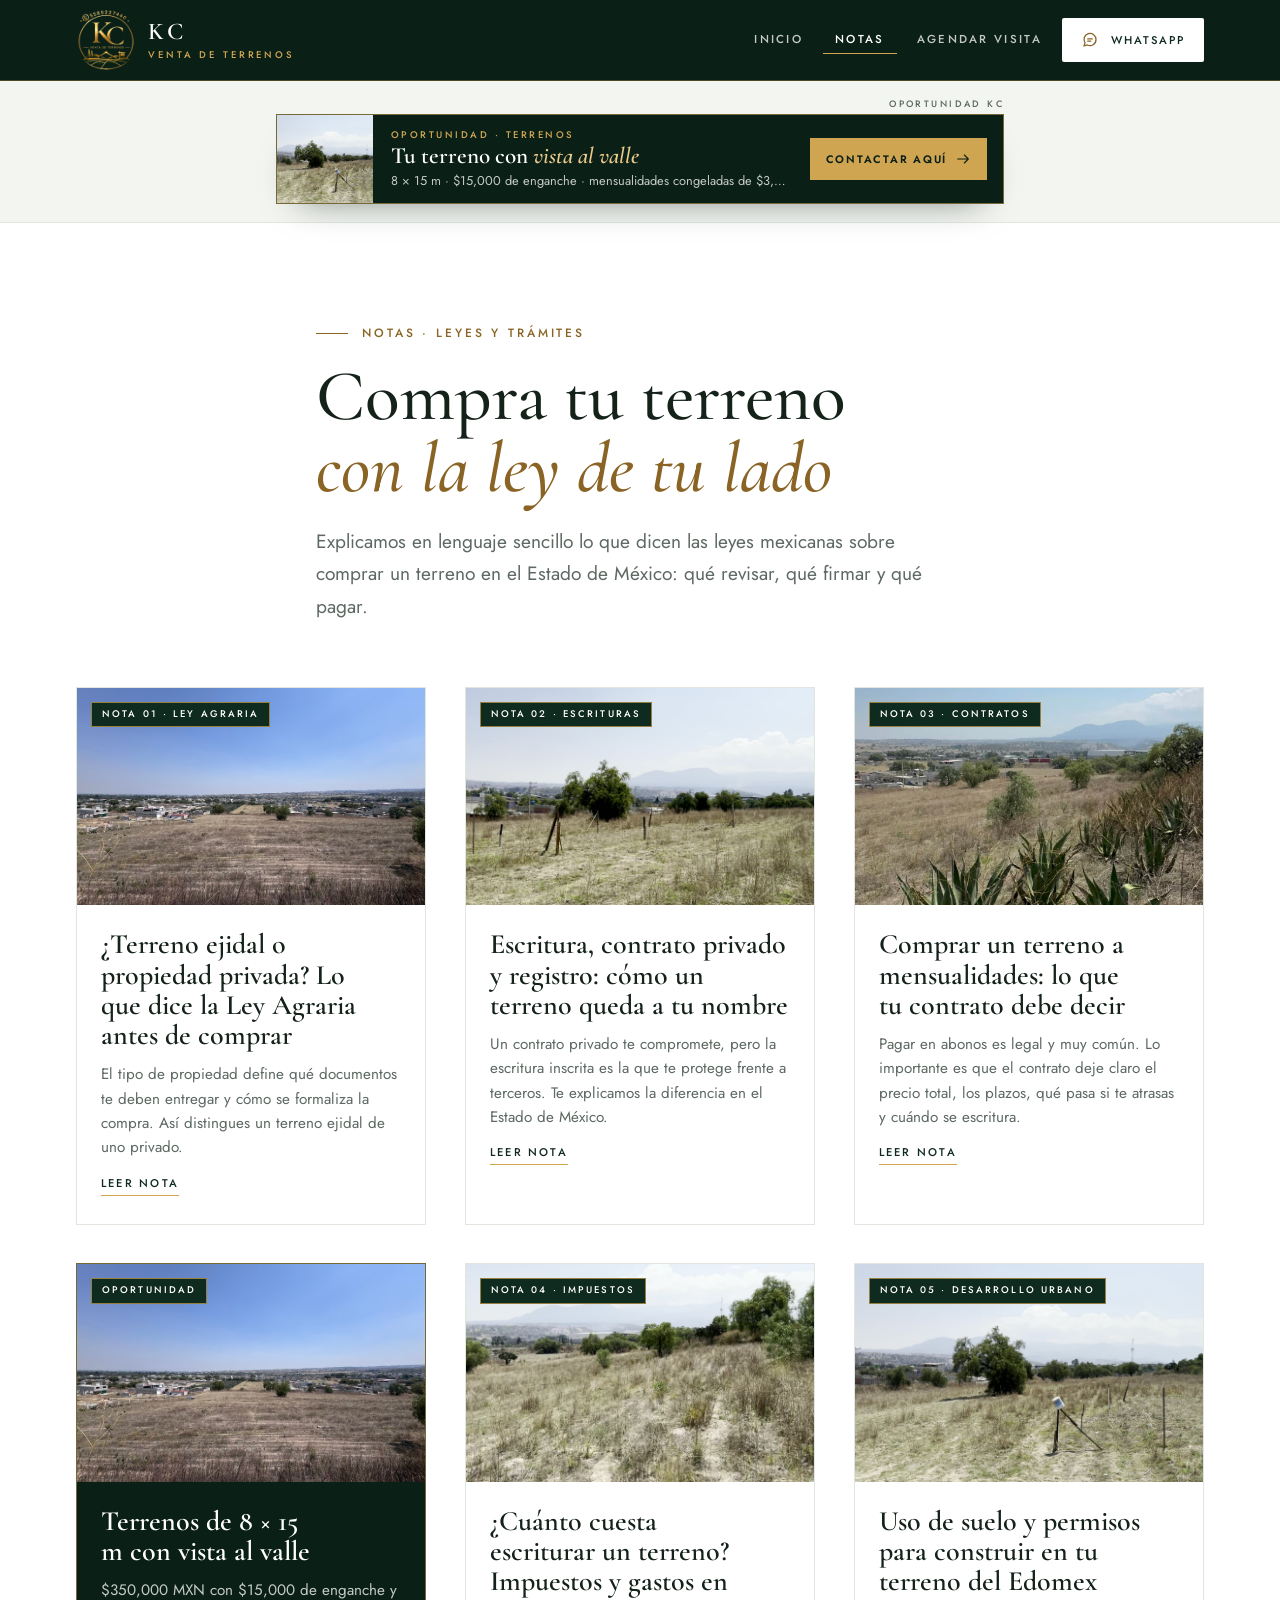
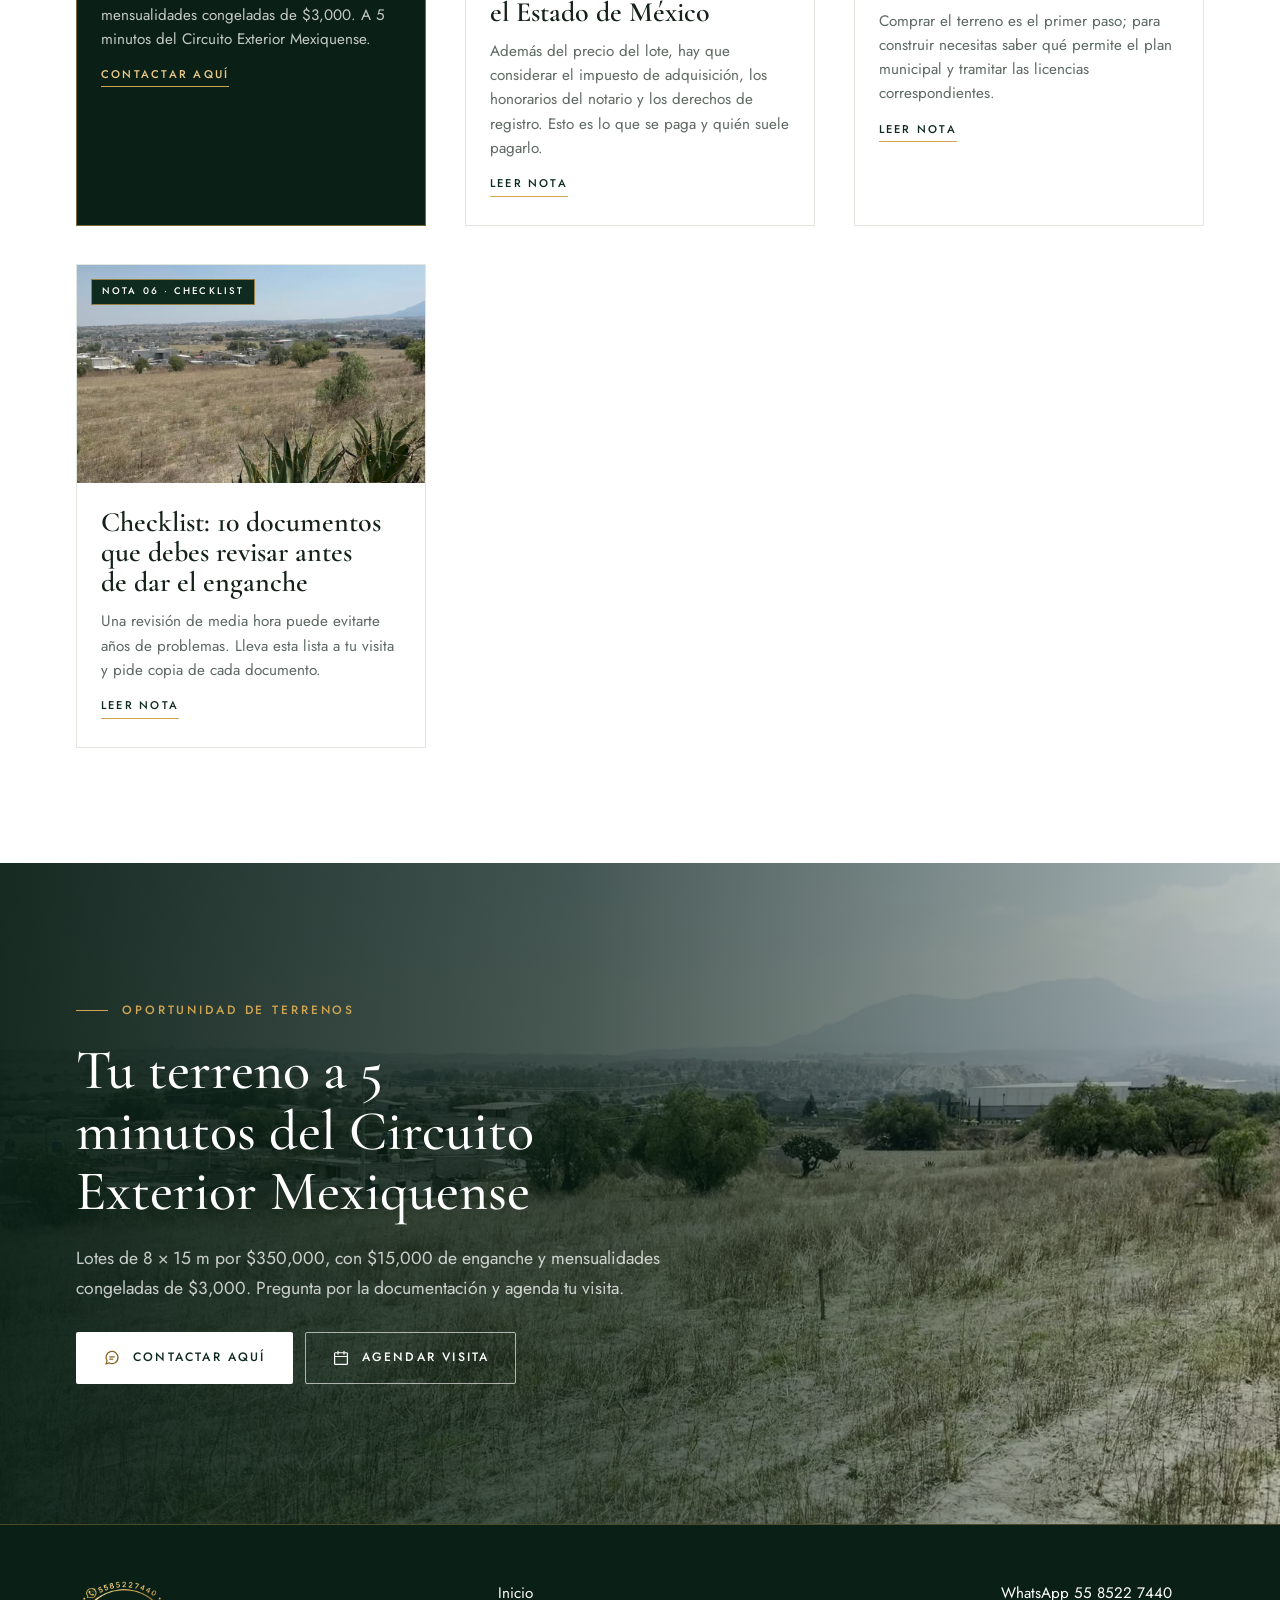
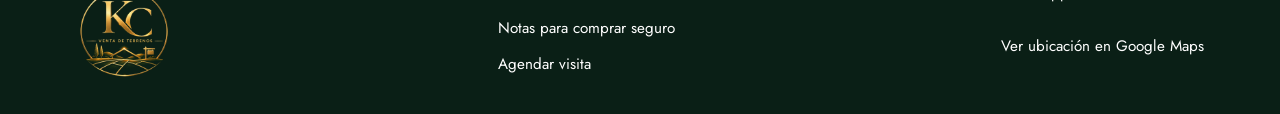
<file: notas/index.html>
<!doctype html>
<html lang="es">
<head>
<meta charset="utf-8">
<meta name="viewport" content="width=device-width, initial-scale=1, viewport-fit=cover">
<title>Notas para comprar un terreno seguro | KC Venta de Terrenos</title>
<meta name="description" content="Guías claras sobre las leyes mexicanas para comprar un terreno: ejidos, escrituras, mensualidades, gastos notariales, uso de suelo y documentos.">
<link rel="canonical" href="https://kc-venta-de-terrenos.vercel.app/notas/">
<link rel="icon" type="image/png" href="/media/logo-kc.png">
<meta property="og:title" content="Notas para comprar un terreno seguro | KC Venta de Terrenos">
<meta property="og:description" content="Guías claras sobre las leyes mexicanas para comprar un terreno: ejidos, escrituras, mensualidades, gastos notariales, uso de suelo y documentos.">
<meta property="og:type" content="article">
<meta property="og:image" content="https://kc-venta-de-terrenos.vercel.app/media/foto-panoramica.jpg">
<link rel="preconnect" href="https://fonts.googleapis.com">
<link rel="preconnect" href="https://fonts.gstatic.com" crossorigin>
<link rel="stylesheet" href="https://fonts.googleapis.com/css2?family=Cormorant+Garamond:ital,wght@0,500;0,600;1,500;1,600&family=Jost:wght@400;500;600&display=swap">
<link rel="stylesheet" href="/notas/notas.css">
</head>
<body>
<svg width="0" height="0" style="position:absolute" aria-hidden="true">
  <symbol id="i-chat" viewBox="0 0 24 24"><path fill="none" stroke="currentColor" stroke-width="1.7" stroke-linecap="round" stroke-linejoin="round" d="M20 11.5a8 8 0 0 1-11.6 7.1L4 20l1.4-4.2A8 8 0 1 1 20 11.5Z"/><path fill="none" stroke="currentColor" stroke-width="1.7" stroke-linecap="round" d="M9 10.5h6M9 13.5h4"/></symbol>
  <symbol id="i-arrow" viewBox="0 0 24 24"><path fill="none" stroke="currentColor" stroke-width="1.6" stroke-linecap="round" stroke-linejoin="round" d="M4 12h16M14 6l6 6-6 6"/></symbol>
  <symbol id="i-calendar" viewBox="0 0 24 24"><rect x="3.5" y="5" width="17" height="15.5" rx="1" fill="none" stroke="currentColor" stroke-width="1.6"/><path fill="none" stroke="currentColor" stroke-width="1.6" stroke-linecap="round" d="M3.5 10h17M8 3v4M16 3v4"/></symbol>
</svg>
<header class="bar on-dark">
  <div class="wrap bar-in">
    <a class="brand" href="/" aria-label="KC Venta de Terrenos, ir al inicio">
      <img src="/media/logo-kc.png" alt="" width="60" height="60">
      <span class="brand-name" aria-hidden="true"><b>KC</b><small>Venta de terrenos</small></span>
    </a>
    <nav class="bar-nav" aria-label="Principal">
      <a class="tlink" href="/">Inicio</a>
      <a class="tlink" href="/notas/" aria-current="page">Notas</a>
      <a class="tlink" href="/#cita">Agendar visita</a>
      <a class="btn btn-light btn-wa" href="https://wa.me/525585227440?text=Hola%2C%20le%C3%AD%20las%20notas%20de%20su%20p%C3%A1gina%20y%20me%20interesa%20informaci%C3%B3n%20de%20los%20terrenos." target="_blank" rel="noopener" aria-label="Escribir por WhatsApp"><svg aria-hidden="true"><use href="#i-chat"/></svg><span>WhatsApp</span></a>
    </nav>
  </div>
</header>
<div class="lb-slot">
  <div class="wrap">
    <span class="ad-label">Oportunidad KC</span>
    <a class="leader" href="https://wa.me/525585227440?text=Hola%2C%20le%C3%AD%20las%20notas%20de%20su%20p%C3%A1gina%20y%20me%20interesa%20informaci%C3%B3n%20de%20los%20terrenos." target="_blank" rel="noopener" aria-label="Oportunidad: terrenos de 8 × 15 m con $15,000 de enganche. Contactar por WhatsApp">
      <img class="leader-img" src="/media/galeria-estacas.jpg" alt="" width="96" height="90">
      <span class="leader-copy">
        <span class="leader-kicker">Oportunidad · Terrenos</span>
        <span class="leader-title">Tu terreno con <em>vista al valle</em></span>
        <span class="leader-sub">8 × 15 m · $15,000 de enganche · mensualidades congeladas de $3,000</span>
      </span>
      <span class="leader-cta">Contactar aquí<svg aria-hidden="true"><use href="#i-arrow"/></svg></span>
    </a>
  </div>
</div>
<main>
  <section class="n-hero">
    <div class="wrap n-hero-in">
      <span class="eyebrow">Notas · Leyes y trámites</span>
      <h1>Compra tu terreno <em>con la ley de tu lado</em></h1>
      <p>Explicamos en lenguaje sencillo lo que dicen las leyes mexicanas sobre comprar un terreno en el Estado de México: qué revisar, qué firmar y qué pagar.</p>
    </div>
  </section>
  <div class="wrap cards">
    <a class="card" href="/notas/terreno-ejidal-o-propiedad-privada/">
      <span class="card-media"><img src="/media/foto-panoramica.jpg" alt="" loading="lazy"><span class="card-num">Nota 01 · Ley Agraria</span></span>
      <span class="card-body"><h2>¿Terreno ejidal o propiedad privada? Lo que dice la Ley Agraria antes de comprar</h2><p>El tipo de propiedad define qué documentos te deben entregar y cómo se formaliza la compra. Así distingues un terreno ejidal de uno privado.</p><span class="card-more">Leer nota</span></span>
    </a>
    <a class="card" href="/notas/escritura-contrato-privado-y-registro/">
      <span class="card-media"><img src="/media/galeria-cerros.jpg" alt="" loading="lazy"><span class="card-num">Nota 02 · Escrituras</span></span>
      <span class="card-body"><h2>Escritura, contrato privado y registro: cómo un terreno queda a tu nombre</h2><p>Un contrato privado te compromete, pero la escritura inscrita es la que te protege frente a terceros. Te explicamos la diferencia en el Estado de México.</p><span class="card-more">Leer nota</span></span>
    </a>
    <a class="card" href="/notas/comprar-terreno-a-mensualidades/">
      <span class="card-media"><img src="/media/foto-magueyes-1.jpg" alt="" loading="lazy"><span class="card-num">Nota 03 · Contratos</span></span>
      <span class="card-body"><h2>Comprar un terreno a mensualidades: lo que tu contrato debe decir</h2><p>Pagar en abonos es legal y muy común. Lo importante es que el contrato deje claro el precio total, los plazos, qué pasa si te atrasas y cuándo se escritura.</p><span class="card-more">Leer nota</span></span>
    </a>
    <a class="card card-ad" href="https://wa.me/525585227440?text=Hola%2C%20le%C3%AD%20las%20notas%20de%20su%20p%C3%A1gina%20y%20me%20interesa%20informaci%C3%B3n%20de%20los%20terrenos." target="_blank" rel="noopener">
      <span class="card-media"><img src="/media/foto-panoramica.jpg" alt="" loading="lazy"><span class="card-num">Oportunidad</span></span>
      <span class="card-body"><h2>Terrenos de 8 × 15 m con vista al valle</h2><p>$350,000 MXN con $15,000 de enganche y mensualidades congeladas de $3,000. A 5 minutos del Circuito Exterior Mexiquense.</p><span class="card-more">Contactar aquí</span></span>
    </a>
    <a class="card" href="/notas/cuanto-cuesta-escriturar-un-terreno/">
      <span class="card-media"><img src="/media/propiedad.jpg" alt="" loading="lazy"><span class="card-num">Nota 04 · Impuestos</span></span>
      <span class="card-body"><h2>¿Cuánto cuesta escriturar un terreno? Impuestos y gastos en el Estado de México</h2><p>Además del precio del lote, hay que considerar el impuesto de adquisición, los honorarios del notario y los derechos de registro. Esto es lo que se paga y quién suele pagarlo.</p><span class="card-more">Leer nota</span></span>
    </a>
    <a class="card" href="/notas/uso-de-suelo-y-permisos-para-construir/">
      <span class="card-media"><img src="/media/galeria-estacas.jpg" alt="" loading="lazy"><span class="card-num">Nota 05 · Desarrollo urbano</span></span>
      <span class="card-body"><h2>Uso de suelo y permisos para construir en tu terreno del Edomex</h2><p>Comprar el terreno es el primer paso; para construir necesitas saber qué permite el plan municipal y tramitar las licencias correspondientes.</p><span class="card-more">Leer nota</span></span>
    </a>
    <a class="card" href="/notas/documentos-antes-de-dar-el-enganche/">
      <span class="card-media"><img src="/media/foto-magueyes-2.jpg" alt="" loading="lazy"><span class="card-num">Nota 06 · Checklist</span></span>
      <span class="card-body"><h2>Checklist: 10 documentos que debes revisar antes de dar el enganche</h2><p>Una revisión de media hora puede evitarte años de problemas. Lleva esta lista a tu visita y pide copia de cada documento.</p><span class="card-more">Leer nota</span></span>
    </a>
  </div>
</main>
<section class="band on-dark" aria-labelledby="bandTitle">
  <div class="band-media"><img src="/media/banda.jpg" alt="" loading="lazy"></div>
  <div class="wrap">
    <div class="band-in">
      <span class="eyebrow">Oportunidad de terrenos</span>
      <h2 id="bandTitle">Tu terreno a 5 minutos del Circuito Exterior Mexiquense</h2>
      <p>Lotes de 8 × 15 m por $350,000, con $15,000 de enganche y mensualidades congeladas de $3,000. Pregunta por la documentación y agenda tu visita.</p>
      <div class="band-actions">
        <a class="btn btn-light" href="https://wa.me/525585227440?text=Hola%2C%20le%C3%AD%20las%20notas%20de%20su%20p%C3%A1gina%20y%20me%20interesa%20informaci%C3%B3n%20de%20los%20terrenos." target="_blank" rel="noopener"><svg aria-hidden="true"><use href="#i-chat"/></svg>Contactar aquí</a>
        <a class="btn btn-ghost-light" href="/#cita"><svg aria-hidden="true"><use href="#i-calendar"/></svg>Agendar visita</a>
      </div>
    </div>
  </div>
</section>
<footer class="foot on-dark">
  <div class="wrap foot-in">
    <a href="/" aria-label="KC Venta de Terrenos, ir al inicio"><img src="/media/logo-kc.png" alt="" width="96" height="96" loading="lazy"></a>
    <ul>
      <li><a href="/">Inicio</a></li>
      <li><a href="/notas/">Notas para comprar seguro</a></li>
      <li><a href="/#cita">Agendar visita</a></li>
    </ul>
    <ul>
      <li><a href="https://wa.me/525585227440?text=Hola%2C%20le%C3%AD%20las%20notas%20de%20su%20p%C3%A1gina%20y%20me%20interesa%20informaci%C3%B3n%20de%20los%20terrenos." target="_blank" rel="noopener">WhatsApp 55&nbsp;8522&nbsp;7440</a></li>
      <li><a href="https://maps.app.goo.gl/daC6epcwwuKgx7Q3A?g_st=ic" target="_blank" rel="noopener">Ver ubicación en Google Maps</a></li>
    </ul>
  </div>
</footer>
<a class="fab" href="https://wa.me/525585227440?text=Hola%2C%20le%C3%AD%20las%20notas%20de%20su%20p%C3%A1gina%20y%20me%20interesa%20informaci%C3%B3n%20de%20los%20terrenos." target="_blank" rel="noopener" aria-label="Escribir por WhatsApp"><svg aria-hidden="true"><use href="#i-chat"/></svg>WhatsApp</a>
</body>
</html>
</file>
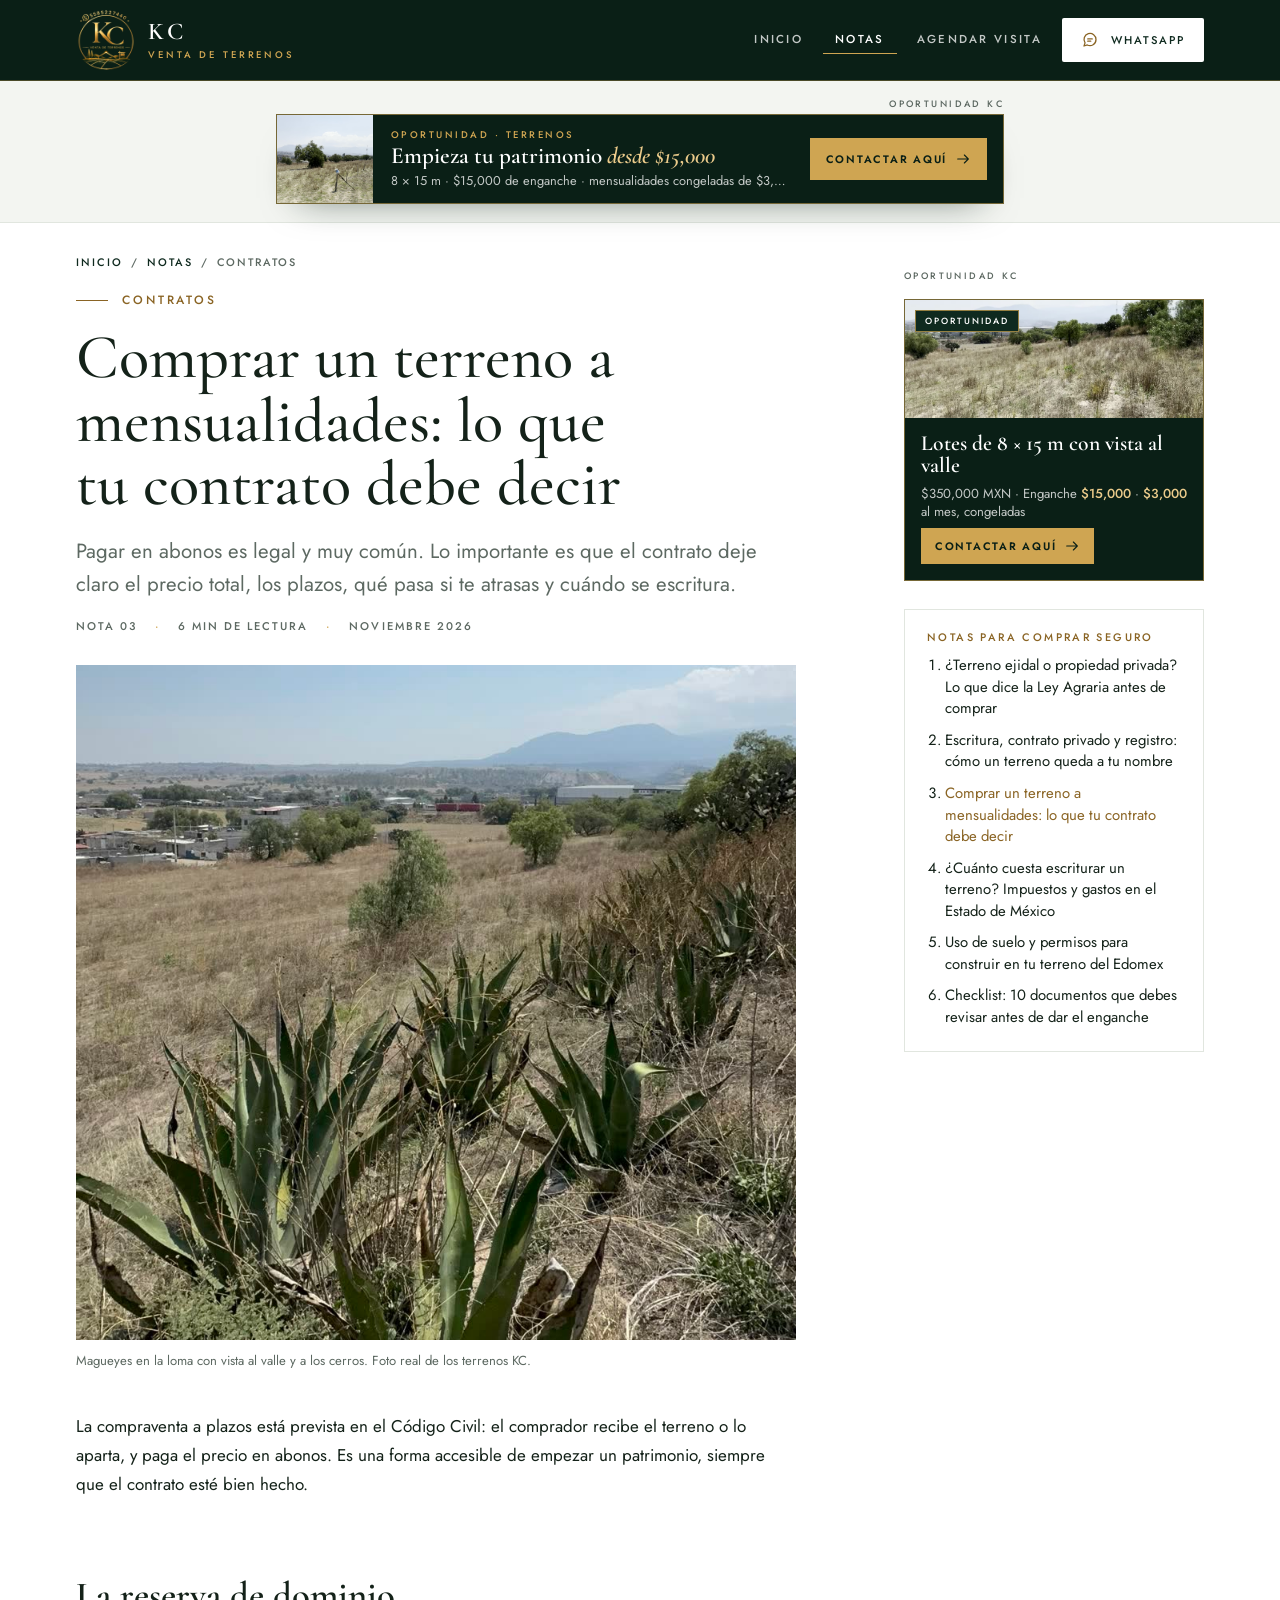
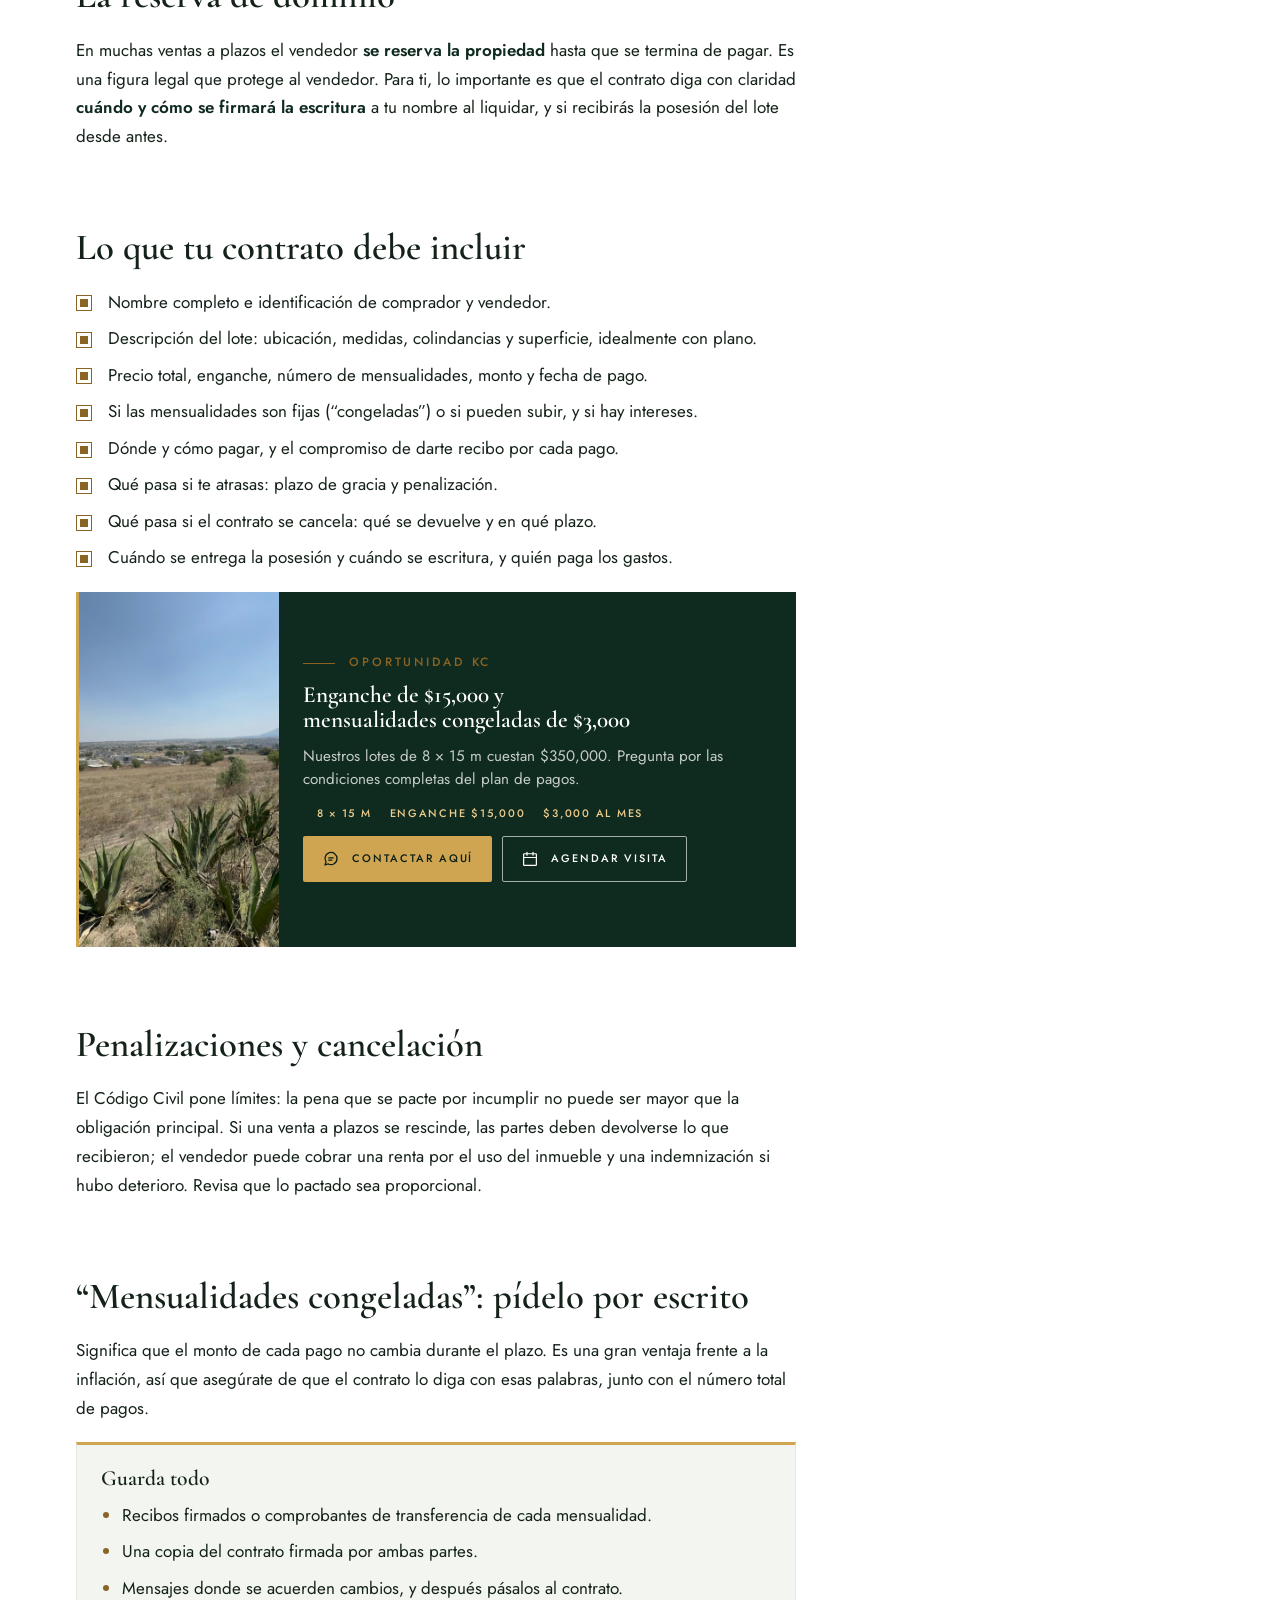
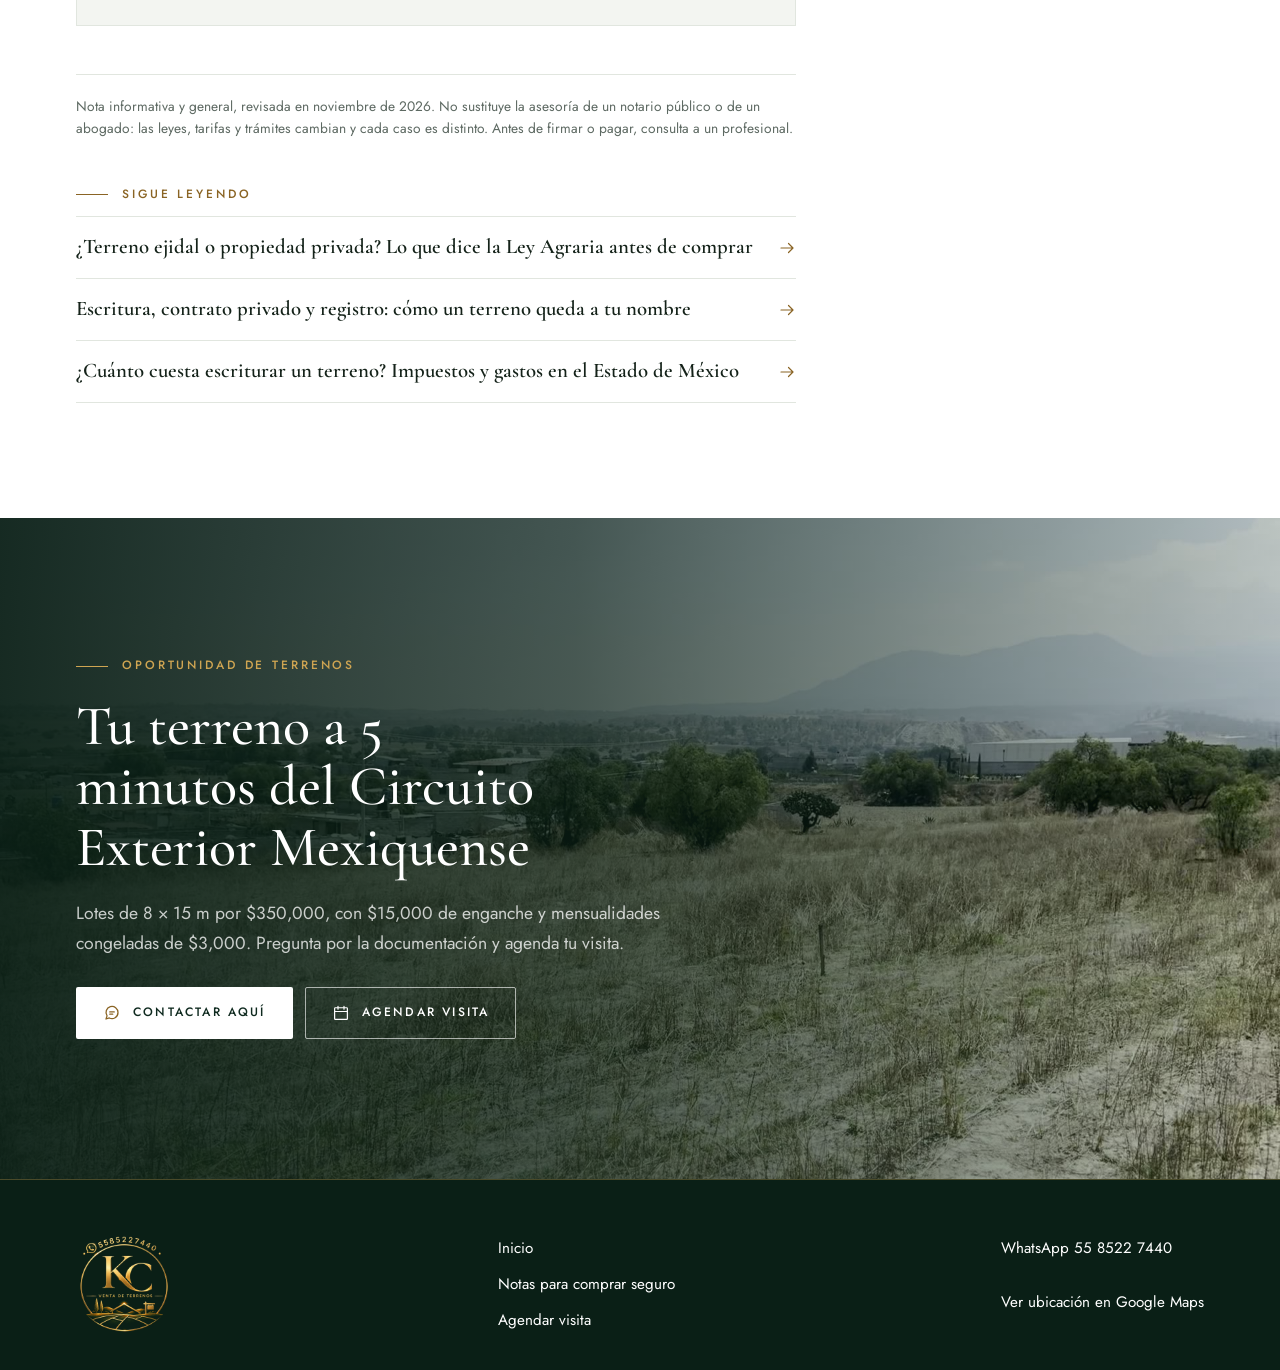
<file: notas/comprar-terreno-a-mensualidades/index.html>
<!doctype html>
<html lang="es">
<head>
<meta charset="utf-8">
<meta name="viewport" content="width=device-width, initial-scale=1, viewport-fit=cover">
<title>Comprar un terreno a mensualidades: lo que tu contrato debe decir | KC Venta de Terrenos</title>
<meta name="description" content="Pagar en abonos es legal y muy común. Lo importante es que el contrato deje claro el precio total, los plazos, qué pasa si te atrasas y cuándo se escritura.">
<link rel="canonical" href="https://kc-venta-de-terrenos.vercel.app/notas/comprar-terreno-a-mensualidades/">
<link rel="icon" type="image/png" href="/media/logo-kc.png">
<meta property="og:title" content="Comprar un terreno a mensualidades: lo que tu contrato debe decir | KC Venta de Terrenos">
<meta property="og:description" content="Pagar en abonos es legal y muy común. Lo importante es que el contrato deje claro el precio total, los plazos, qué pasa si te atrasas y cuándo se escritura.">
<meta property="og:type" content="article">
<meta property="og:image" content="https://kc-venta-de-terrenos.vercel.app/media/foto-magueyes-1.jpg">
<link rel="preconnect" href="https://fonts.googleapis.com">
<link rel="preconnect" href="https://fonts.gstatic.com" crossorigin>
<link rel="stylesheet" href="https://fonts.googleapis.com/css2?family=Cormorant+Garamond:ital,wght@0,500;0,600;1,500;1,600&family=Jost:wght@400;500;600&display=swap">
<link rel="stylesheet" href="/notas/notas.css">
</head>
<body>
<svg width="0" height="0" style="position:absolute" aria-hidden="true">
  <symbol id="i-chat" viewBox="0 0 24 24"><path fill="none" stroke="currentColor" stroke-width="1.7" stroke-linecap="round" stroke-linejoin="round" d="M20 11.5a8 8 0 0 1-11.6 7.1L4 20l1.4-4.2A8 8 0 1 1 20 11.5Z"/><path fill="none" stroke="currentColor" stroke-width="1.7" stroke-linecap="round" d="M9 10.5h6M9 13.5h4"/></symbol>
  <symbol id="i-arrow" viewBox="0 0 24 24"><path fill="none" stroke="currentColor" stroke-width="1.6" stroke-linecap="round" stroke-linejoin="round" d="M4 12h16M14 6l6 6-6 6"/></symbol>
  <symbol id="i-calendar" viewBox="0 0 24 24"><rect x="3.5" y="5" width="17" height="15.5" rx="1" fill="none" stroke="currentColor" stroke-width="1.6"/><path fill="none" stroke="currentColor" stroke-width="1.6" stroke-linecap="round" d="M3.5 10h17M8 3v4M16 3v4"/></symbol>
</svg>
<header class="bar on-dark">
  <div class="wrap bar-in">
    <a class="brand" href="/" aria-label="KC Venta de Terrenos, ir al inicio">
      <img src="/media/logo-kc.png" alt="" width="60" height="60">
      <span class="brand-name" aria-hidden="true"><b>KC</b><small>Venta de terrenos</small></span>
    </a>
    <nav class="bar-nav" aria-label="Principal">
      <a class="tlink" href="/">Inicio</a>
      <a class="tlink" href="/notas/" aria-current="page">Notas</a>
      <a class="tlink" href="/#cita">Agendar visita</a>
      <a class="btn btn-light btn-wa" href="https://wa.me/525585227440?text=Hola%2C%20le%C3%AD%20la%20nota%20sobre%20comprar%20a%20mensualidades.%20%C2%BFMe%20pueden%20explicar%20las%20condiciones%20de%20pago%20de%20los%20terrenos%3F" target="_blank" rel="noopener" aria-label="Escribir por WhatsApp"><svg aria-hidden="true"><use href="#i-chat"/></svg><span>WhatsApp</span></a>
    </nav>
  </div>
</header>
<div class="lb-slot">
  <div class="wrap">
    <span class="ad-label">Oportunidad KC</span>
    <a class="leader" href="https://wa.me/525585227440?text=Hola%2C%20le%C3%AD%20la%20nota%20sobre%20comprar%20a%20mensualidades.%20%C2%BFMe%20pueden%20explicar%20las%20condiciones%20de%20pago%20de%20los%20terrenos%3F" target="_blank" rel="noopener" aria-label="Oportunidad: terrenos de 8 × 15 m con $15,000 de enganche. Contactar por WhatsApp">
      <img class="leader-img" src="/media/galeria-estacas.jpg" alt="" width="96" height="90">
      <span class="leader-copy">
        <span class="leader-kicker">Oportunidad · Terrenos</span>
        <span class="leader-title">Empieza tu patrimonio <em>desde $15,000</em></span>
        <span class="leader-sub">8 × 15 m · $15,000 de enganche · mensualidades congeladas de $3,000</span>
      </span>
      <span class="leader-cta">Contactar aquí<svg aria-hidden="true"><use href="#i-arrow"/></svg></span>
    </a>
  </div>
</div>
<main>
  <div class="wrap">
    <nav class="crumbs" aria-label="Ruta"><a href="/">Inicio</a><span aria-hidden="true">/</span><a href="/notas/">Notas</a><span aria-hidden="true">/</span><span>Contratos</span></nav>
  </div>
  <div class="wrap art-layout">
    <article class="art">
      <header class="art-head">
        <span class="eyebrow">Contratos</span>
        <h1>Comprar un terreno a mensualidades: lo que tu contrato debe decir</h1>
        <p class="dek">Pagar en abonos es legal y muy común. Lo importante es que el contrato deje claro el precio total, los plazos, qué pasa si te atrasas y cuándo se escritura.</p>
        <p class="meta"><span>Nota 03</span><span>6 min de lectura</span><span>Noviembre 2026</span></p>
      </header>
      <figure class="art-fig">
        <img src="/media/foto-magueyes-1.jpg" alt="Magueyes en la loma con vista al valle y a los cerros" width="1200" height="675">
        <figcaption>Magueyes en la loma con vista al valle y a los cerros. Foto real de los terrenos KC.</figcaption>
      </figure>
      <div class="prose">

<p>La compraventa a plazos está prevista en el Código Civil: el comprador recibe el terreno o lo aparta, y paga el precio en abonos. Es una forma accesible de empezar un patrimonio, siempre que el contrato esté bien hecho.</p>

<h2>La reserva de dominio</h2>
<p>En muchas ventas a plazos el vendedor <strong>se reserva la propiedad</strong> hasta que se termina de pagar. Es una figura legal que protege al vendedor. Para ti, lo importante es que el contrato diga con claridad <strong>cuándo y cómo se firmará la escritura</strong> a tu nombre al liquidar, y si recibirás la posesión del lote desde antes.</p>

<h2>Lo que tu contrato debe incluir</h2>
<ul class="check">
  <li>Nombre completo e identificación de comprador y vendedor.</li>
  <li>Descripción del lote: ubicación, medidas, colindancias y superficie, idealmente con plano.</li>
  <li>Precio total, enganche, número de mensualidades, monto y fecha de pago.</li>
  <li>Si las mensualidades son fijas (“congeladas”) o si pueden subir, y si hay intereses.</li>
  <li>Dónde y cómo pagar, y el compromiso de darte recibo por cada pago.</li>
  <li>Qué pasa si te atrasas: plazo de gracia y penalización.</li>
  <li>Qué pasa si el contrato se cancela: qué se devuelve y en qué plazo.</li>
  <li>Cuándo se entrega la posesión y cuándo se escritura, y quién paga los gastos.</li>
</ul>

<aside class="promo" aria-label="Oportunidad de terrenos">
  <img src="/media/foto-magueyes-2.jpg" alt="" loading="lazy">
  <div class="promo-body">
    <span class="eyebrow">Oportunidad KC</span>
    <h3>Enganche de $15,000 y mensualidades congeladas de $3,000</h3>
    <p>Nuestros lotes de 8 × 15 m cuestan $350,000. Pregunta por las condiciones completas del plan de pagos.</p>
    <ul class="promo-stats"><li>8 × 15 m</li><li>Enganche $15,000</li><li>$3,000 al mes</li></ul>
    <div class="promo-actions">
      <a class="btn btn-gold" href="https://wa.me/525585227440?text=Hola%2C%20le%C3%AD%20la%20nota%20sobre%20comprar%20a%20mensualidades.%20%C2%BFMe%20pueden%20explicar%20las%20condiciones%20de%20pago%20de%20los%20terrenos%3F" target="_blank" rel="noopener"><svg aria-hidden="true"><use href="#i-chat"/></svg>Contactar aquí</a>
      <a class="btn btn-ghost-light" href="/#cita"><svg aria-hidden="true"><use href="#i-calendar"/></svg>Agendar visita</a>
    </div>
  </div>
</aside>

<h2>Penalizaciones y cancelación</h2>
<p>El Código Civil pone límites: la pena que se pacte por incumplir no puede ser mayor que la obligación principal. Si una venta a plazos se rescinde, las partes deben devolverse lo que recibieron; el vendedor puede cobrar una renta por el uso del inmueble y una indemnización si hubo deterioro. Revisa que lo pactado sea proporcional.</p>

<h2>“Mensualidades congeladas”: pídelo por escrito</h2>
<p>Significa que el monto de cada pago no cambia durante el plazo. Es una gran ventaja frente a la inflación, así que asegúrate de que el contrato lo diga con esas palabras, junto con el número total de pagos.</p>

<div class="key">
  <h3>Guarda todo</h3>
  <ul>
    <li>Recibos firmados o comprobantes de transferencia de cada mensualidad.</li>
    <li>Una copia del contrato firmada por ambas partes.</li>
    <li>Mensajes donde se acuerden cambios, y después pásalos al contrato.</li>
  </ul>
</div>

      </div>
      <p class="disclaimer">Nota informativa y general, revisada en noviembre de 2026. No sustituye la asesoría de un notario público o de un abogado: las leyes, tarifas y trámites cambian y cada caso es distinto. Antes de firmar o pagar, consulta a un profesional.</p>
      <section class="next" aria-labelledby="nextTitle">
        <span class="eyebrow" id="nextTitle">Sigue leyendo</span>
        <ul class="next-list">
          <li><a href="/notas/terreno-ejidal-o-propiedad-privada/">¿Terreno ejidal o propiedad privada? Lo que dice la Ley Agraria antes de comprar<svg aria-hidden="true"><use href="#i-arrow"/></svg></a></li>
          <li><a href="/notas/escritura-contrato-privado-y-registro/">Escritura, contrato privado y registro: cómo un terreno queda a tu nombre<svg aria-hidden="true"><use href="#i-arrow"/></svg></a></li>
          <li><a href="/notas/cuanto-cuesta-escriturar-un-terreno/">¿Cuánto cuesta escriturar un terreno? Impuestos y gastos en el Estado de México<svg aria-hidden="true"><use href="#i-arrow"/></svg></a></li>
        </ul>
      </section>
    </article>
    <aside class="rail" aria-label="Oportunidad y más notas">
      <span class="ad-label" style="margin:0 0 -20px;text-align:left">Oportunidad KC</span>
      <a class="rect" href="https://wa.me/525585227440?text=Hola%2C%20le%C3%AD%20la%20nota%20sobre%20comprar%20a%20mensualidades.%20%C2%BFMe%20pueden%20explicar%20las%20condiciones%20de%20pago%20de%20los%20terrenos%3F" target="_blank" rel="noopener" aria-label="Oportunidad: lotes de 8 × 15 m por $350,000. Contactar por WhatsApp">
  <span class="rect-media"><img src="/media/propiedad.jpg" alt="" width="300" height="118" loading="lazy"><span>Oportunidad</span></span>
  <span class="rect-body">
    <span class="rect-title">Lotes de 8 × 15 m con vista al valle</span>
    <span class="rect-price">$350,000 MXN · Enganche <b>$15,000</b> · <b>$3,000</b> al mes, congeladas</span>
    <span class="leader-cta">Contactar aquí<svg aria-hidden="true"><use href="#i-arrow"/></svg></span>
  </span>
</a>
      <nav class="rail-box" aria-label="Todas las notas">
        <h4>Notas para comprar seguro</h4>
        <ol>
          <li><a href="/notas/terreno-ejidal-o-propiedad-privada/">¿Terreno ejidal o propiedad privada? Lo que dice la Ley Agraria antes de comprar</a></li>
          <li><a href="/notas/escritura-contrato-privado-y-registro/">Escritura, contrato privado y registro: cómo un terreno queda a tu nombre</a></li>
          <li><a href="/notas/comprar-terreno-a-mensualidades/" aria-current="page">Comprar un terreno a mensualidades: lo que tu contrato debe decir</a></li>
          <li><a href="/notas/cuanto-cuesta-escriturar-un-terreno/">¿Cuánto cuesta escriturar un terreno? Impuestos y gastos en el Estado de México</a></li>
          <li><a href="/notas/uso-de-suelo-y-permisos-para-construir/">Uso de suelo y permisos para construir en tu terreno del Edomex</a></li>
          <li><a href="/notas/documentos-antes-de-dar-el-enganche/">Checklist: 10 documentos que debes revisar antes de dar el enganche</a></li>
        </ol>
      </nav>
    </aside>
  </div>
</main>
<section class="band on-dark" aria-labelledby="bandTitle">
  <div class="band-media"><img src="/media/banda.jpg" alt="" loading="lazy"></div>
  <div class="wrap">
    <div class="band-in">
      <span class="eyebrow">Oportunidad de terrenos</span>
      <h2 id="bandTitle">Tu terreno a 5 minutos del Circuito Exterior Mexiquense</h2>
      <p>Lotes de 8 × 15 m por $350,000, con $15,000 de enganche y mensualidades congeladas de $3,000. Pregunta por la documentación y agenda tu visita.</p>
      <div class="band-actions">
        <a class="btn btn-light" href="https://wa.me/525585227440?text=Hola%2C%20le%C3%AD%20la%20nota%20sobre%20comprar%20a%20mensualidades.%20%C2%BFMe%20pueden%20explicar%20las%20condiciones%20de%20pago%20de%20los%20terrenos%3F" target="_blank" rel="noopener"><svg aria-hidden="true"><use href="#i-chat"/></svg>Contactar aquí</a>
        <a class="btn btn-ghost-light" href="/#cita"><svg aria-hidden="true"><use href="#i-calendar"/></svg>Agendar visita</a>
      </div>
    </div>
  </div>
</section>
<footer class="foot on-dark">
  <div class="wrap foot-in">
    <a href="/" aria-label="KC Venta de Terrenos, ir al inicio"><img src="/media/logo-kc.png" alt="" width="96" height="96" loading="lazy"></a>
    <ul>
      <li><a href="/">Inicio</a></li>
      <li><a href="/notas/">Notas para comprar seguro</a></li>
      <li><a href="/#cita">Agendar visita</a></li>
    </ul>
    <ul>
      <li><a href="https://wa.me/525585227440?text=Hola%2C%20le%C3%AD%20la%20nota%20sobre%20comprar%20a%20mensualidades.%20%C2%BFMe%20pueden%20explicar%20las%20condiciones%20de%20pago%20de%20los%20terrenos%3F" target="_blank" rel="noopener">WhatsApp 55&nbsp;8522&nbsp;7440</a></li>
      <li><a href="https://maps.app.goo.gl/daC6epcwwuKgx7Q3A?g_st=ic" target="_blank" rel="noopener">Ver ubicación en Google Maps</a></li>
    </ul>
  </div>
</footer>
<a class="fab" href="https://wa.me/525585227440?text=Hola%2C%20le%C3%AD%20la%20nota%20sobre%20comprar%20a%20mensualidades.%20%C2%BFMe%20pueden%20explicar%20las%20condiciones%20de%20pago%20de%20los%20terrenos%3F" target="_blank" rel="noopener" aria-label="Escribir por WhatsApp"><svg aria-hidden="true"><use href="#i-chat"/></svg>WhatsApp</a>
</body>
</html>
</file>
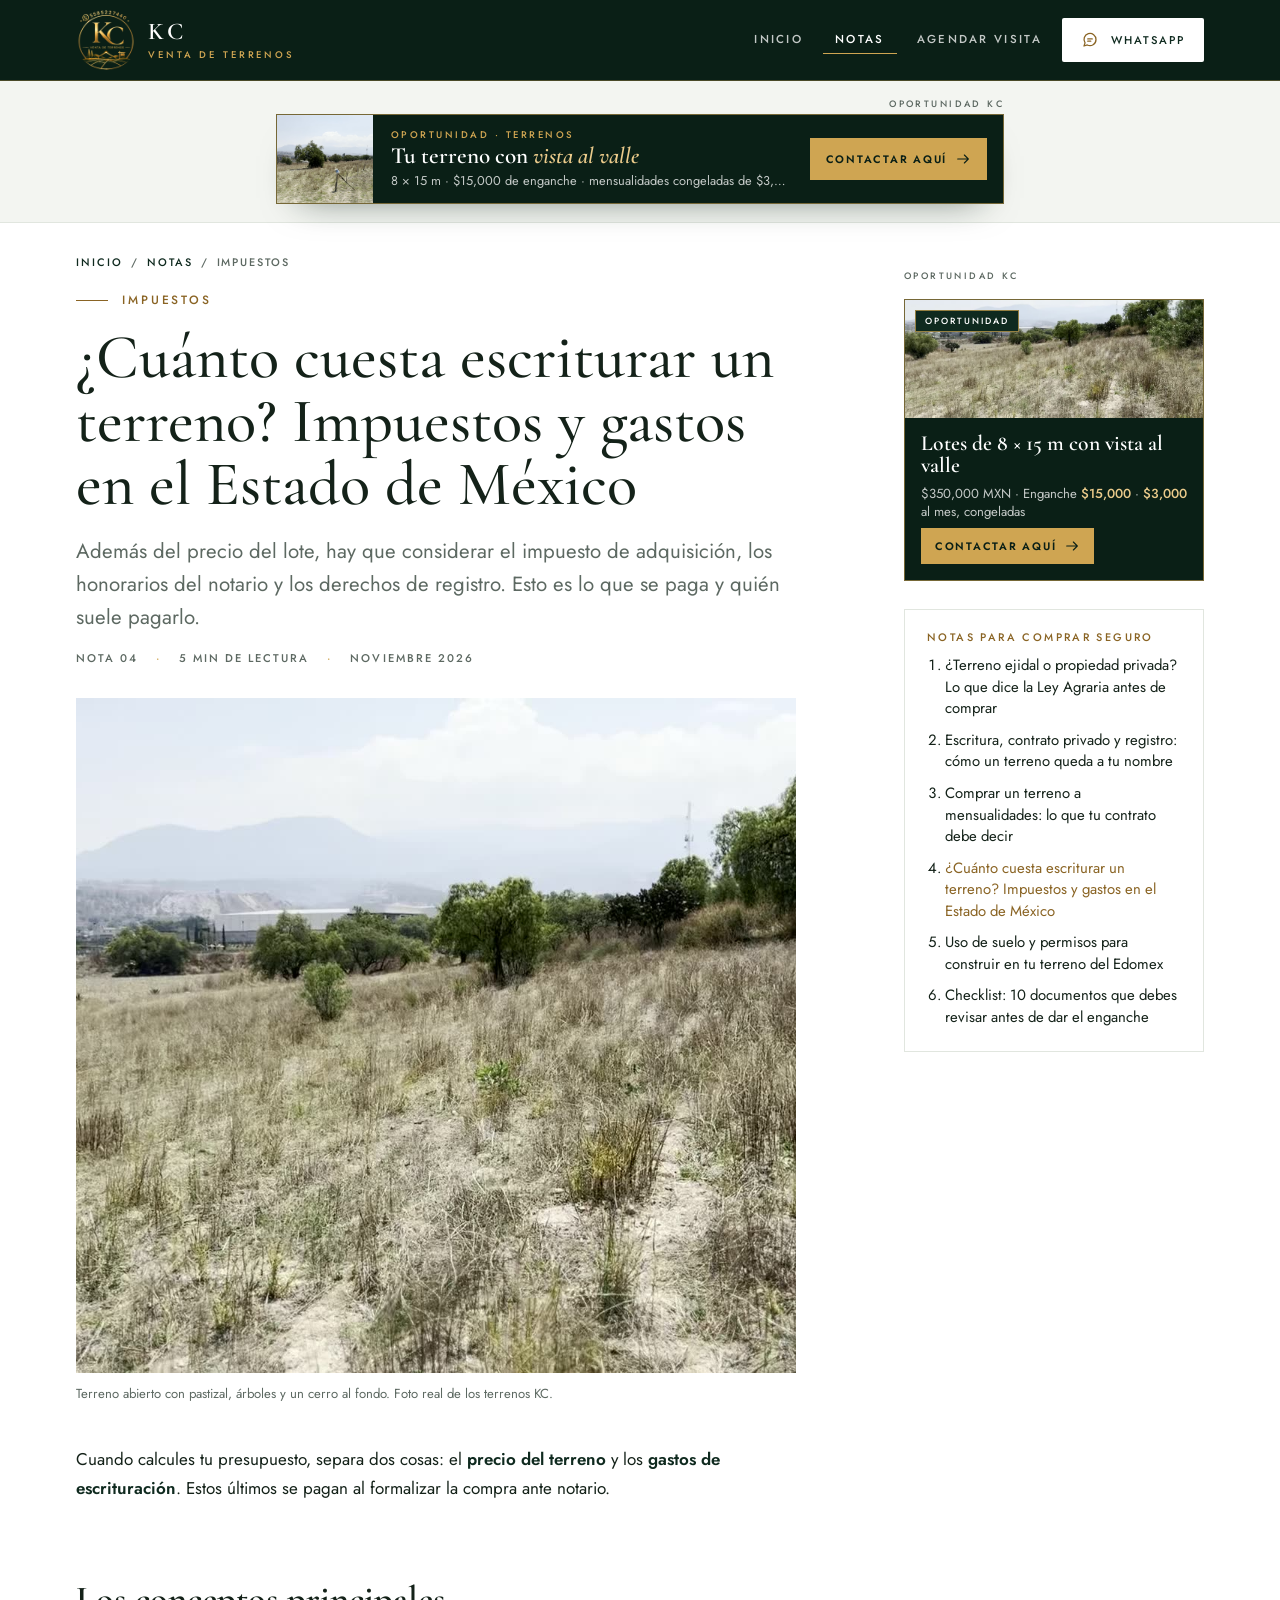
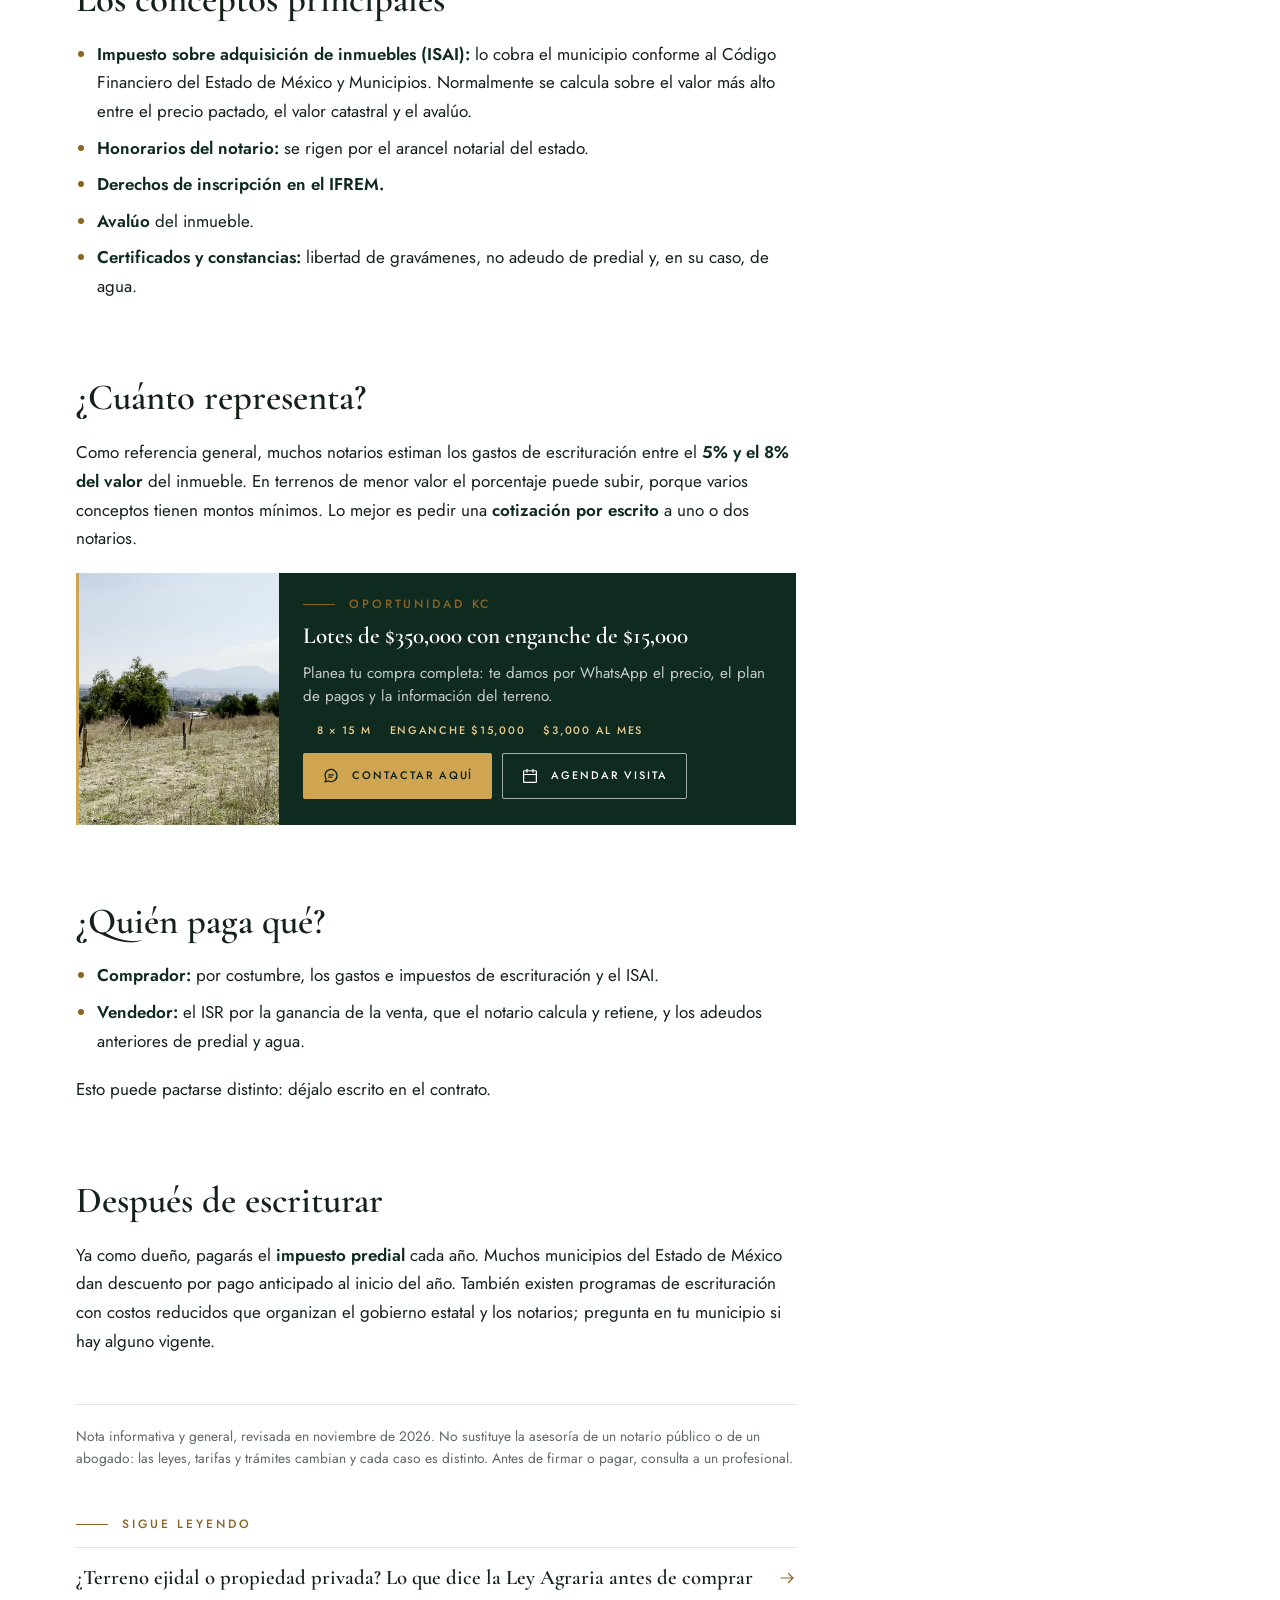
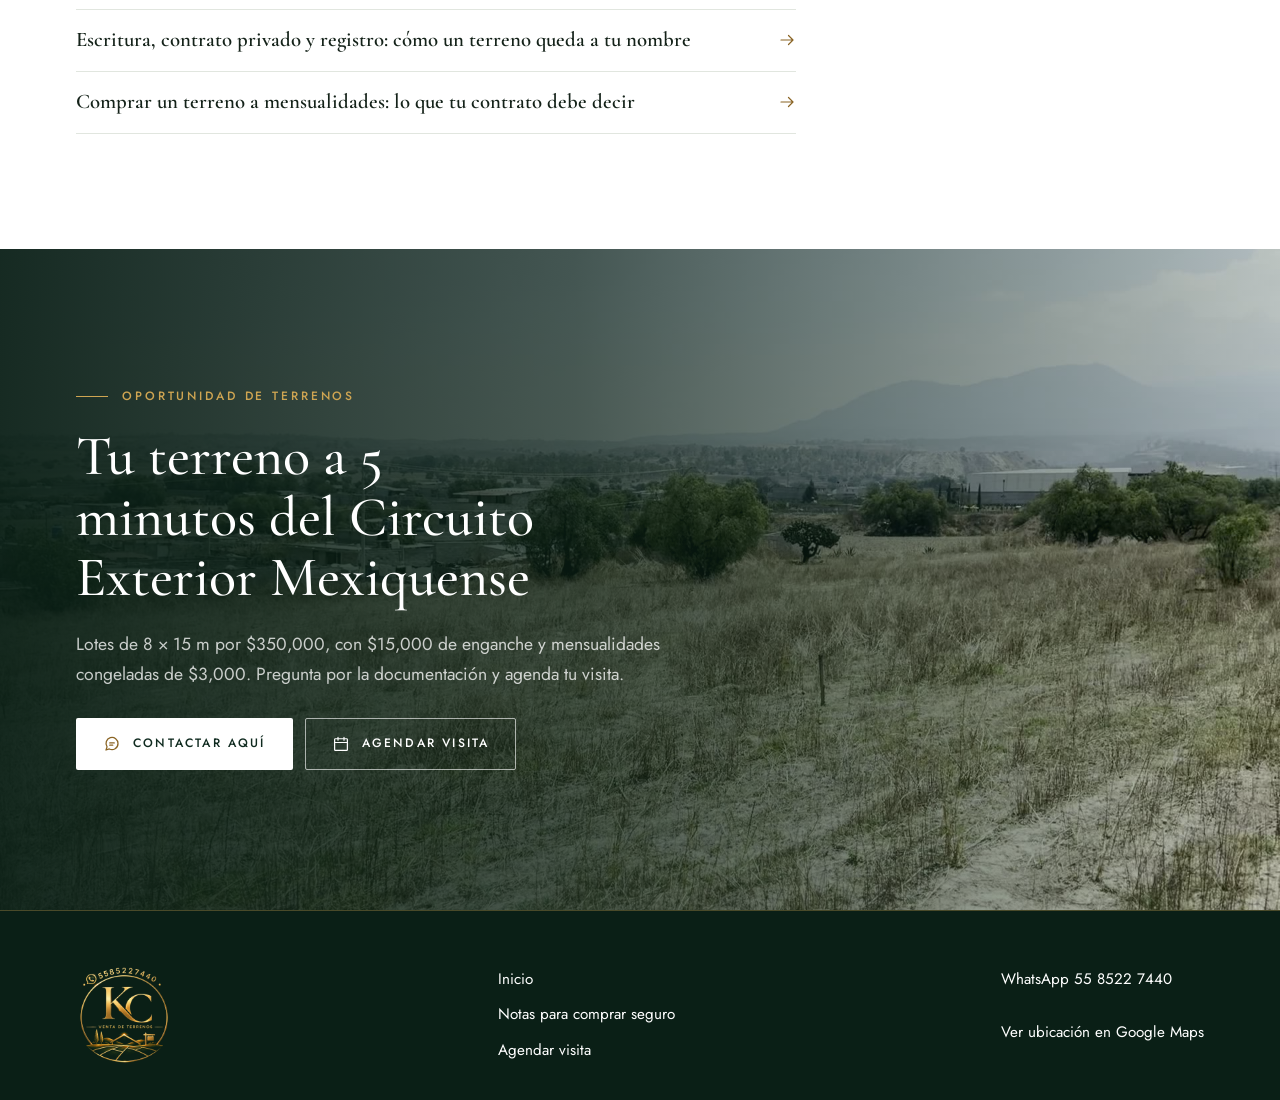
<file: notas/cuanto-cuesta-escriturar-un-terreno/index.html>
<!doctype html>
<html lang="es">
<head>
<meta charset="utf-8">
<meta name="viewport" content="width=device-width, initial-scale=1, viewport-fit=cover">
<title>¿Cuánto cuesta escriturar un terreno? Impuestos y gastos en el Estado de México | KC Venta de Terrenos</title>
<meta name="description" content="Además del precio del lote, hay que considerar el impuesto de adquisición, los honorarios del notario y los derechos de registro. Esto es lo que se paga y quién suele pagarlo.">
<link rel="canonical" href="https://kc-venta-de-terrenos.vercel.app/notas/cuanto-cuesta-escriturar-un-terreno/">
<link rel="icon" type="image/png" href="/media/logo-kc.png">
<meta property="og:title" content="¿Cuánto cuesta escriturar un terreno? Impuestos y gastos en el Estado de México | KC Venta de Terrenos">
<meta property="og:description" content="Además del precio del lote, hay que considerar el impuesto de adquisición, los honorarios del notario y los derechos de registro. Esto es lo que se paga y quién suele pagarlo.">
<meta property="og:type" content="article">
<meta property="og:image" content="https://kc-venta-de-terrenos.vercel.app/media/propiedad.jpg">
<link rel="preconnect" href="https://fonts.googleapis.com">
<link rel="preconnect" href="https://fonts.gstatic.com" crossorigin>
<link rel="stylesheet" href="https://fonts.googleapis.com/css2?family=Cormorant+Garamond:ital,wght@0,500;0,600;1,500;1,600&family=Jost:wght@400;500;600&display=swap">
<link rel="stylesheet" href="/notas/notas.css">
</head>
<body>
<svg width="0" height="0" style="position:absolute" aria-hidden="true">
  <symbol id="i-chat" viewBox="0 0 24 24"><path fill="none" stroke="currentColor" stroke-width="1.7" stroke-linecap="round" stroke-linejoin="round" d="M20 11.5a8 8 0 0 1-11.6 7.1L4 20l1.4-4.2A8 8 0 1 1 20 11.5Z"/><path fill="none" stroke="currentColor" stroke-width="1.7" stroke-linecap="round" d="M9 10.5h6M9 13.5h4"/></symbol>
  <symbol id="i-arrow" viewBox="0 0 24 24"><path fill="none" stroke="currentColor" stroke-width="1.6" stroke-linecap="round" stroke-linejoin="round" d="M4 12h16M14 6l6 6-6 6"/></symbol>
  <symbol id="i-calendar" viewBox="0 0 24 24"><rect x="3.5" y="5" width="17" height="15.5" rx="1" fill="none" stroke="currentColor" stroke-width="1.6"/><path fill="none" stroke="currentColor" stroke-width="1.6" stroke-linecap="round" d="M3.5 10h17M8 3v4M16 3v4"/></symbol>
</svg>
<header class="bar on-dark">
  <div class="wrap bar-in">
    <a class="brand" href="/" aria-label="KC Venta de Terrenos, ir al inicio">
      <img src="/media/logo-kc.png" alt="" width="60" height="60">
      <span class="brand-name" aria-hidden="true"><b>KC</b><small>Venta de terrenos</small></span>
    </a>
    <nav class="bar-nav" aria-label="Principal">
      <a class="tlink" href="/">Inicio</a>
      <a class="tlink" href="/notas/" aria-current="page">Notas</a>
      <a class="tlink" href="/#cita">Agendar visita</a>
      <a class="btn btn-light btn-wa" href="https://wa.me/525585227440?text=Hola%2C%20le%C3%AD%20la%20nota%20sobre%20gastos%20de%20escrituraci%C3%B3n.%20Me%20interesa%20informaci%C3%B3n%20de%20los%20terrenos%20y%20su%20precio." target="_blank" rel="noopener" aria-label="Escribir por WhatsApp"><svg aria-hidden="true"><use href="#i-chat"/></svg><span>WhatsApp</span></a>
    </nav>
  </div>
</header>
<div class="lb-slot">
  <div class="wrap">
    <span class="ad-label">Oportunidad KC</span>
    <a class="leader" href="https://wa.me/525585227440?text=Hola%2C%20le%C3%AD%20la%20nota%20sobre%20gastos%20de%20escrituraci%C3%B3n.%20Me%20interesa%20informaci%C3%B3n%20de%20los%20terrenos%20y%20su%20precio." target="_blank" rel="noopener" aria-label="Oportunidad: terrenos de 8 × 15 m con $15,000 de enganche. Contactar por WhatsApp">
      <img class="leader-img" src="/media/galeria-estacas.jpg" alt="" width="96" height="90">
      <span class="leader-copy">
        <span class="leader-kicker">Oportunidad · Terrenos</span>
        <span class="leader-title">Tu terreno con <em>vista al valle</em></span>
        <span class="leader-sub">8 × 15 m · $15,000 de enganche · mensualidades congeladas de $3,000</span>
      </span>
      <span class="leader-cta">Contactar aquí<svg aria-hidden="true"><use href="#i-arrow"/></svg></span>
    </a>
  </div>
</div>
<main>
  <div class="wrap">
    <nav class="crumbs" aria-label="Ruta"><a href="/">Inicio</a><span aria-hidden="true">/</span><a href="/notas/">Notas</a><span aria-hidden="true">/</span><span>Impuestos</span></nav>
  </div>
  <div class="wrap art-layout">
    <article class="art">
      <header class="art-head">
        <span class="eyebrow">Impuestos</span>
        <h1>¿Cuánto cuesta escriturar un terreno? Impuestos y gastos en el Estado de México</h1>
        <p class="dek">Además del precio del lote, hay que considerar el impuesto de adquisición, los honorarios del notario y los derechos de registro. Esto es lo que se paga y quién suele pagarlo.</p>
        <p class="meta"><span>Nota 04</span><span>5 min de lectura</span><span>Noviembre 2026</span></p>
      </header>
      <figure class="art-fig">
        <img src="/media/propiedad.jpg" alt="Terreno abierto con pastizal, árboles y un cerro al fondo" width="1200" height="675">
        <figcaption>Terreno abierto con pastizal, árboles y un cerro al fondo. Foto real de los terrenos KC.</figcaption>
      </figure>
      <div class="prose">

<p>Cuando calcules tu presupuesto, separa dos cosas: el <strong>precio del terreno</strong> y los <strong>gastos de escrituración</strong>. Estos últimos se pagan al formalizar la compra ante notario.</p>

<h2>Los conceptos principales</h2>
<ul>
  <li><strong>Impuesto sobre adquisición de inmuebles (ISAI):</strong> lo cobra el municipio conforme al Código Financiero del Estado de México y Municipios. Normalmente se calcula sobre el valor más alto entre el precio pactado, el valor catastral y el avalúo.</li>
  <li><strong>Honorarios del notario:</strong> se rigen por el arancel notarial del estado.</li>
  <li><strong>Derechos de inscripción en el IFREM.</strong></li>
  <li><strong>Avalúo</strong> del inmueble.</li>
  <li><strong>Certificados y constancias:</strong> libertad de gravámenes, no adeudo de predial y, en su caso, de agua.</li>
</ul>

<h2>¿Cuánto representa?</h2>
<p>Como referencia general, muchos notarios estiman los gastos de escrituración entre el <strong>5% y el 8% del valor</strong> del inmueble. En terrenos de menor valor el porcentaje puede subir, porque varios conceptos tienen montos mínimos. Lo mejor es pedir una <strong>cotización por escrito</strong> a uno o dos notarios.</p>

<aside class="promo" aria-label="Oportunidad de terrenos">
  <img src="/media/galeria-cerros.jpg" alt="" loading="lazy">
  <div class="promo-body">
    <span class="eyebrow">Oportunidad KC</span>
    <h3>Lotes de $350,000 con enganche de $15,000</h3>
    <p>Planea tu compra completa: te damos por WhatsApp el precio, el plan de pagos y la información del terreno.</p>
    <ul class="promo-stats"><li>8 × 15 m</li><li>Enganche $15,000</li><li>$3,000 al mes</li></ul>
    <div class="promo-actions">
      <a class="btn btn-gold" href="https://wa.me/525585227440?text=Hola%2C%20le%C3%AD%20la%20nota%20sobre%20gastos%20de%20escrituraci%C3%B3n.%20Me%20interesa%20informaci%C3%B3n%20de%20los%20terrenos%20y%20su%20precio." target="_blank" rel="noopener"><svg aria-hidden="true"><use href="#i-chat"/></svg>Contactar aquí</a>
      <a class="btn btn-ghost-light" href="/#cita"><svg aria-hidden="true"><use href="#i-calendar"/></svg>Agendar visita</a>
    </div>
  </div>
</aside>

<h2>¿Quién paga qué?</h2>
<ul>
  <li><strong>Comprador:</strong> por costumbre, los gastos e impuestos de escrituración y el ISAI.</li>
  <li><strong>Vendedor:</strong> el ISR por la ganancia de la venta, que el notario calcula y retiene, y los adeudos anteriores de predial y agua.</li>
</ul>
<p>Esto puede pactarse distinto: déjalo escrito en el contrato.</p>

<h2>Después de escriturar</h2>
<p>Ya como dueño, pagarás el <strong>impuesto predial</strong> cada año. Muchos municipios del Estado de México dan descuento por pago anticipado al inicio del año. También existen programas de escrituración con costos reducidos que organizan el gobierno estatal y los notarios; pregunta en tu municipio si hay alguno vigente.</p>

      </div>
      <p class="disclaimer">Nota informativa y general, revisada en noviembre de 2026. No sustituye la asesoría de un notario público o de un abogado: las leyes, tarifas y trámites cambian y cada caso es distinto. Antes de firmar o pagar, consulta a un profesional.</p>
      <section class="next" aria-labelledby="nextTitle">
        <span class="eyebrow" id="nextTitle">Sigue leyendo</span>
        <ul class="next-list">
          <li><a href="/notas/terreno-ejidal-o-propiedad-privada/">¿Terreno ejidal o propiedad privada? Lo que dice la Ley Agraria antes de comprar<svg aria-hidden="true"><use href="#i-arrow"/></svg></a></li>
          <li><a href="/notas/escritura-contrato-privado-y-registro/">Escritura, contrato privado y registro: cómo un terreno queda a tu nombre<svg aria-hidden="true"><use href="#i-arrow"/></svg></a></li>
          <li><a href="/notas/comprar-terreno-a-mensualidades/">Comprar un terreno a mensualidades: lo que tu contrato debe decir<svg aria-hidden="true"><use href="#i-arrow"/></svg></a></li>
        </ul>
      </section>
    </article>
    <aside class="rail" aria-label="Oportunidad y más notas">
      <span class="ad-label" style="margin:0 0 -20px;text-align:left">Oportunidad KC</span>
      <a class="rect" href="https://wa.me/525585227440?text=Hola%2C%20le%C3%AD%20la%20nota%20sobre%20gastos%20de%20escrituraci%C3%B3n.%20Me%20interesa%20informaci%C3%B3n%20de%20los%20terrenos%20y%20su%20precio." target="_blank" rel="noopener" aria-label="Oportunidad: lotes de 8 × 15 m por $350,000. Contactar por WhatsApp">
  <span class="rect-media"><img src="/media/propiedad.jpg" alt="" width="300" height="118" loading="lazy"><span>Oportunidad</span></span>
  <span class="rect-body">
    <span class="rect-title">Lotes de 8 × 15 m con vista al valle</span>
    <span class="rect-price">$350,000 MXN · Enganche <b>$15,000</b> · <b>$3,000</b> al mes, congeladas</span>
    <span class="leader-cta">Contactar aquí<svg aria-hidden="true"><use href="#i-arrow"/></svg></span>
  </span>
</a>
      <nav class="rail-box" aria-label="Todas las notas">
        <h4>Notas para comprar seguro</h4>
        <ol>
          <li><a href="/notas/terreno-ejidal-o-propiedad-privada/">¿Terreno ejidal o propiedad privada? Lo que dice la Ley Agraria antes de comprar</a></li>
          <li><a href="/notas/escritura-contrato-privado-y-registro/">Escritura, contrato privado y registro: cómo un terreno queda a tu nombre</a></li>
          <li><a href="/notas/comprar-terreno-a-mensualidades/">Comprar un terreno a mensualidades: lo que tu contrato debe decir</a></li>
          <li><a href="/notas/cuanto-cuesta-escriturar-un-terreno/" aria-current="page">¿Cuánto cuesta escriturar un terreno? Impuestos y gastos en el Estado de México</a></li>
          <li><a href="/notas/uso-de-suelo-y-permisos-para-construir/">Uso de suelo y permisos para construir en tu terreno del Edomex</a></li>
          <li><a href="/notas/documentos-antes-de-dar-el-enganche/">Checklist: 10 documentos que debes revisar antes de dar el enganche</a></li>
        </ol>
      </nav>
    </aside>
  </div>
</main>
<section class="band on-dark" aria-labelledby="bandTitle">
  <div class="band-media"><img src="/media/banda.jpg" alt="" loading="lazy"></div>
  <div class="wrap">
    <div class="band-in">
      <span class="eyebrow">Oportunidad de terrenos</span>
      <h2 id="bandTitle">Tu terreno a 5 minutos del Circuito Exterior Mexiquense</h2>
      <p>Lotes de 8 × 15 m por $350,000, con $15,000 de enganche y mensualidades congeladas de $3,000. Pregunta por la documentación y agenda tu visita.</p>
      <div class="band-actions">
        <a class="btn btn-light" href="https://wa.me/525585227440?text=Hola%2C%20le%C3%AD%20la%20nota%20sobre%20gastos%20de%20escrituraci%C3%B3n.%20Me%20interesa%20informaci%C3%B3n%20de%20los%20terrenos%20y%20su%20precio." target="_blank" rel="noopener"><svg aria-hidden="true"><use href="#i-chat"/></svg>Contactar aquí</a>
        <a class="btn btn-ghost-light" href="/#cita"><svg aria-hidden="true"><use href="#i-calendar"/></svg>Agendar visita</a>
      </div>
    </div>
  </div>
</section>
<footer class="foot on-dark">
  <div class="wrap foot-in">
    <a href="/" aria-label="KC Venta de Terrenos, ir al inicio"><img src="/media/logo-kc.png" alt="" width="96" height="96" loading="lazy"></a>
    <ul>
      <li><a href="/">Inicio</a></li>
      <li><a href="/notas/">Notas para comprar seguro</a></li>
      <li><a href="/#cita">Agendar visita</a></li>
    </ul>
    <ul>
      <li><a href="https://wa.me/525585227440?text=Hola%2C%20le%C3%AD%20la%20nota%20sobre%20gastos%20de%20escrituraci%C3%B3n.%20Me%20interesa%20informaci%C3%B3n%20de%20los%20terrenos%20y%20su%20precio." target="_blank" rel="noopener">WhatsApp 55&nbsp;8522&nbsp;7440</a></li>
      <li><a href="https://maps.app.goo.gl/daC6epcwwuKgx7Q3A?g_st=ic" target="_blank" rel="noopener">Ver ubicación en Google Maps</a></li>
    </ul>
  </div>
</footer>
<a class="fab" href="https://wa.me/525585227440?text=Hola%2C%20le%C3%AD%20la%20nota%20sobre%20gastos%20de%20escrituraci%C3%B3n.%20Me%20interesa%20informaci%C3%B3n%20de%20los%20terrenos%20y%20su%20precio." target="_blank" rel="noopener" aria-label="Escribir por WhatsApp"><svg aria-hidden="true"><use href="#i-chat"/></svg>WhatsApp</a>
</body>
</html>
</file>
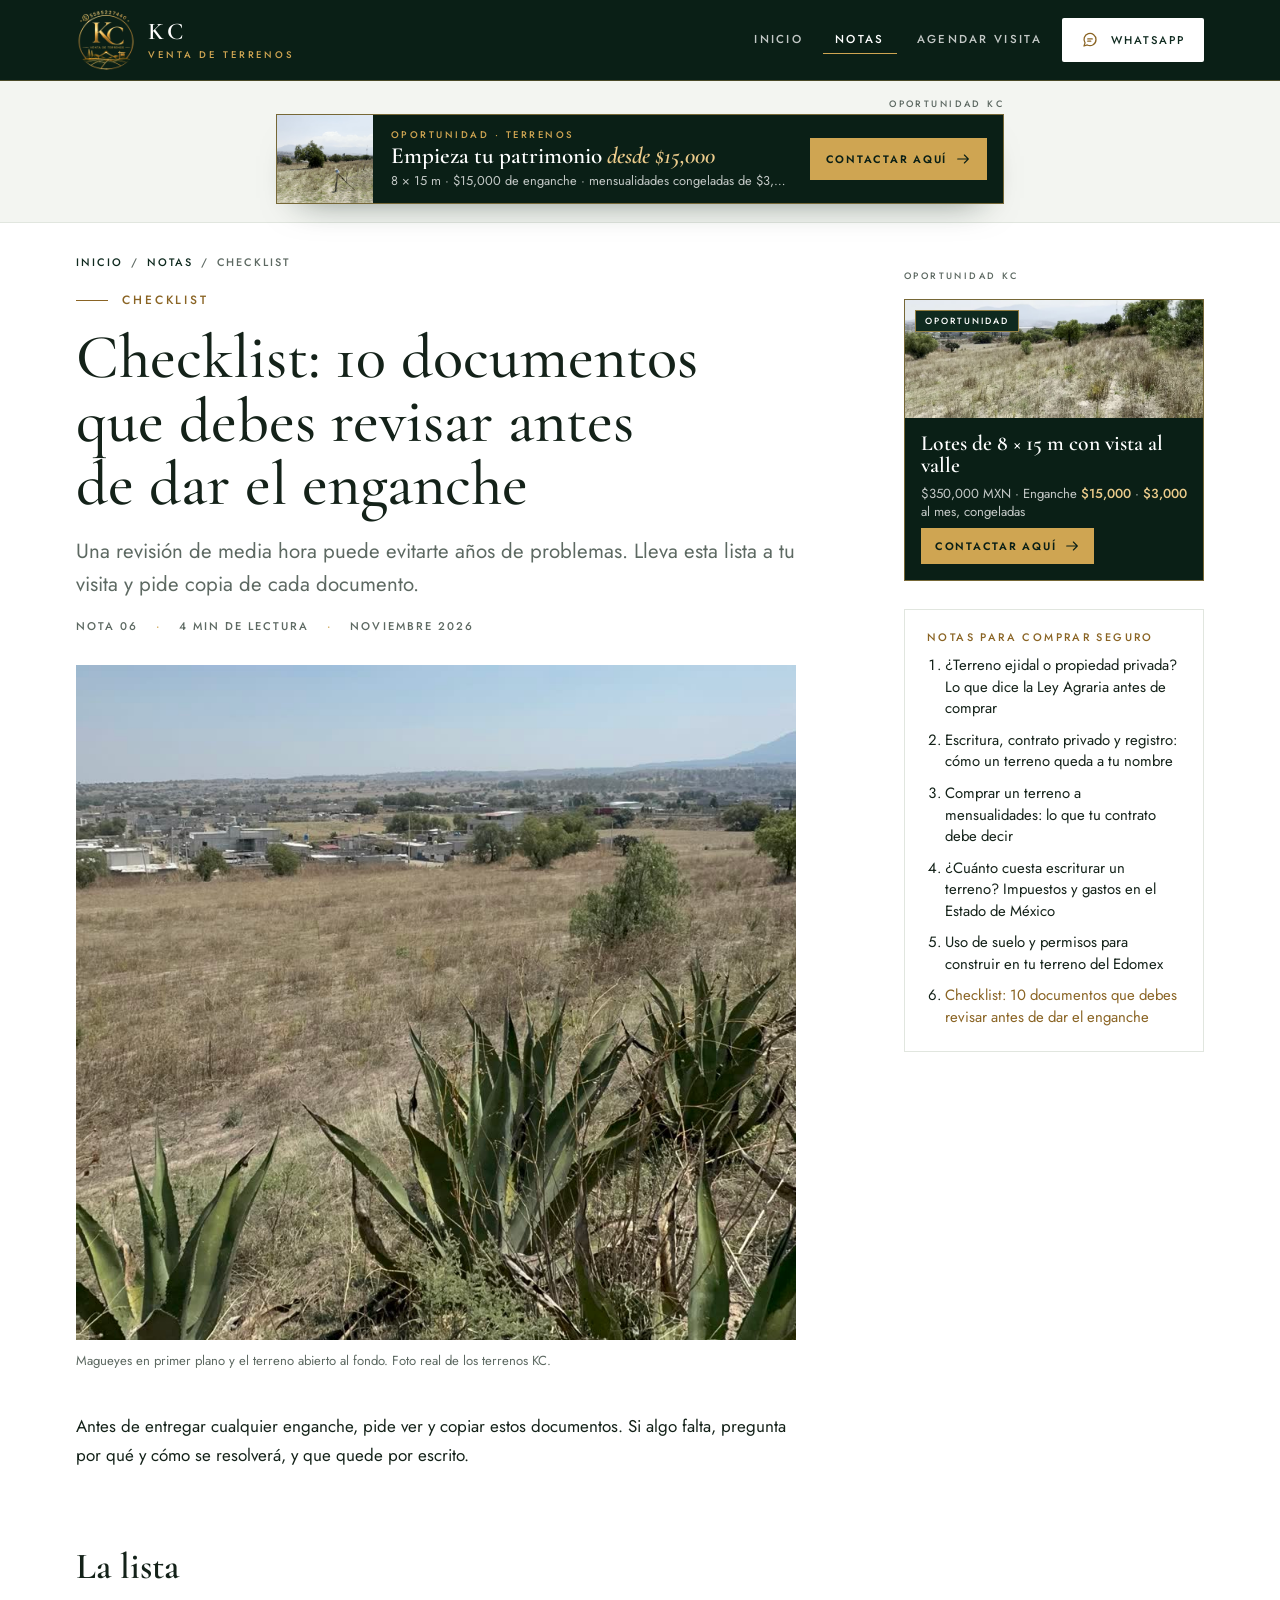
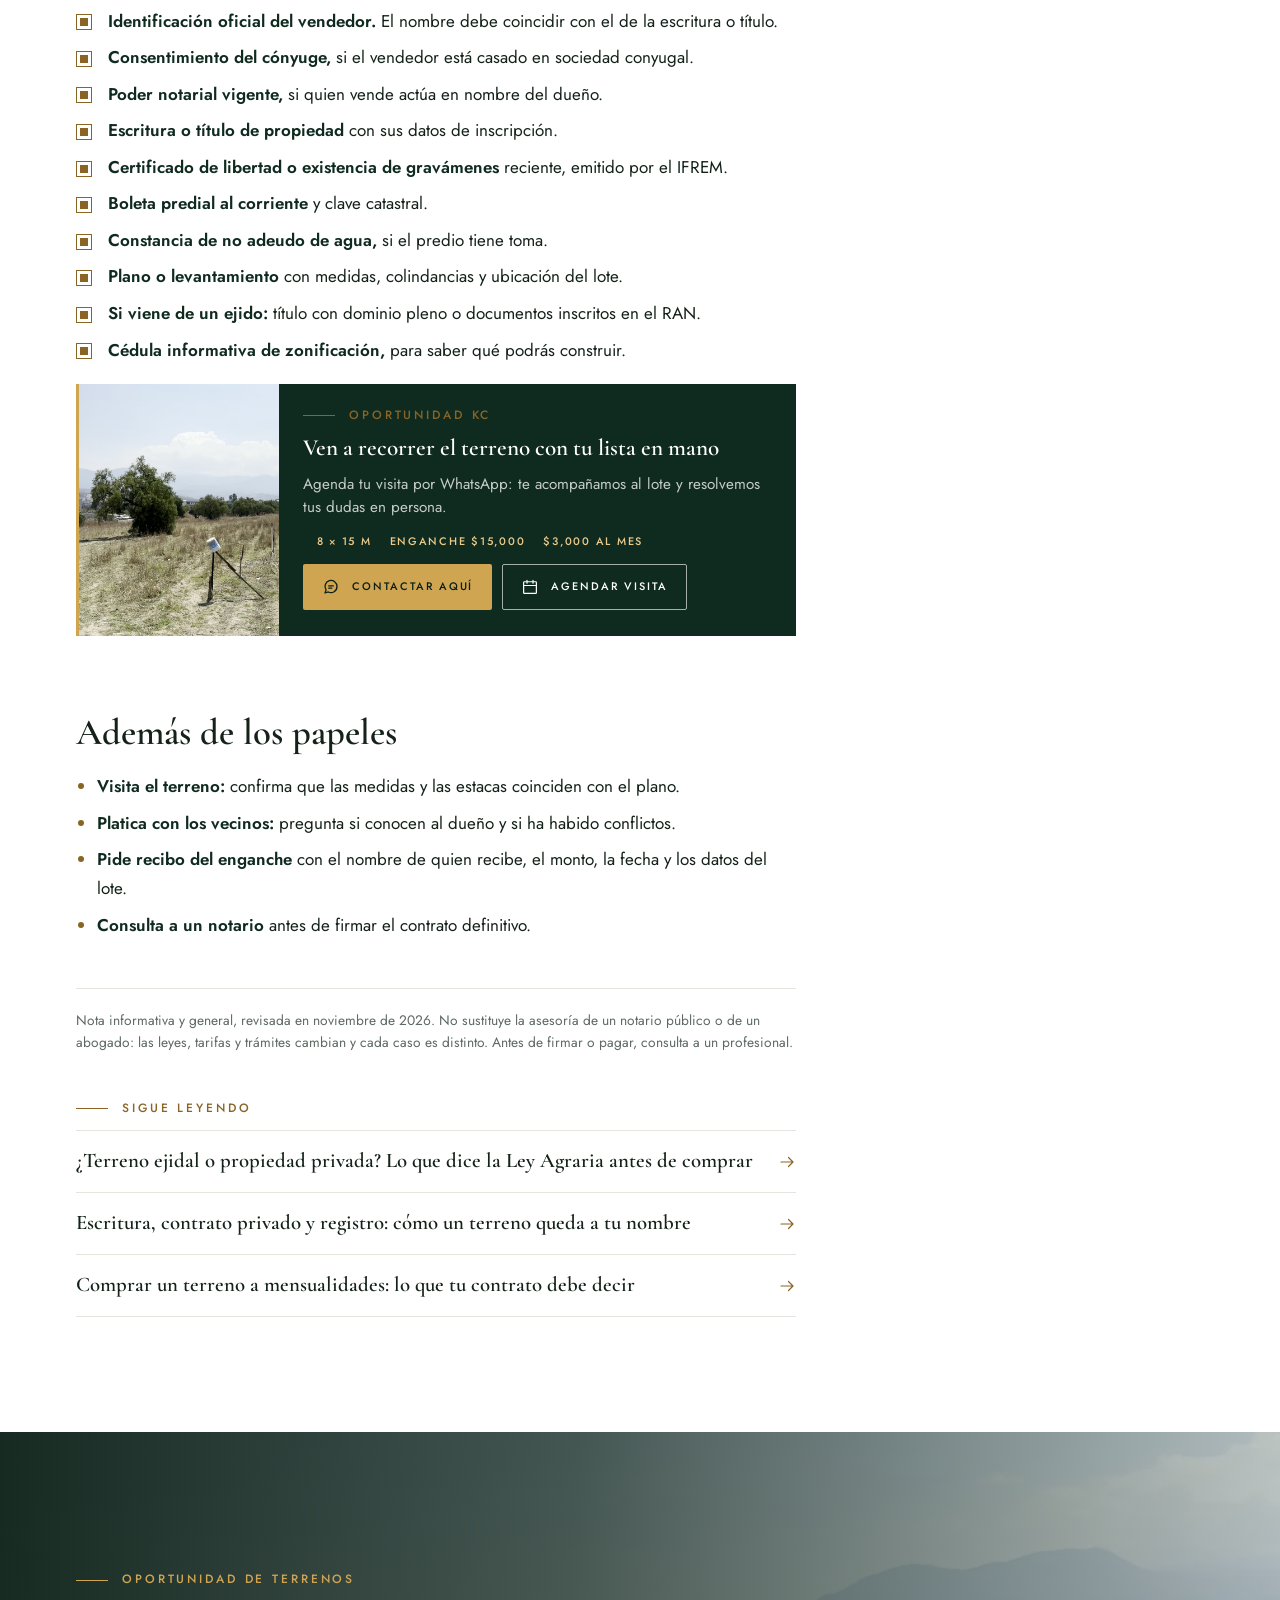
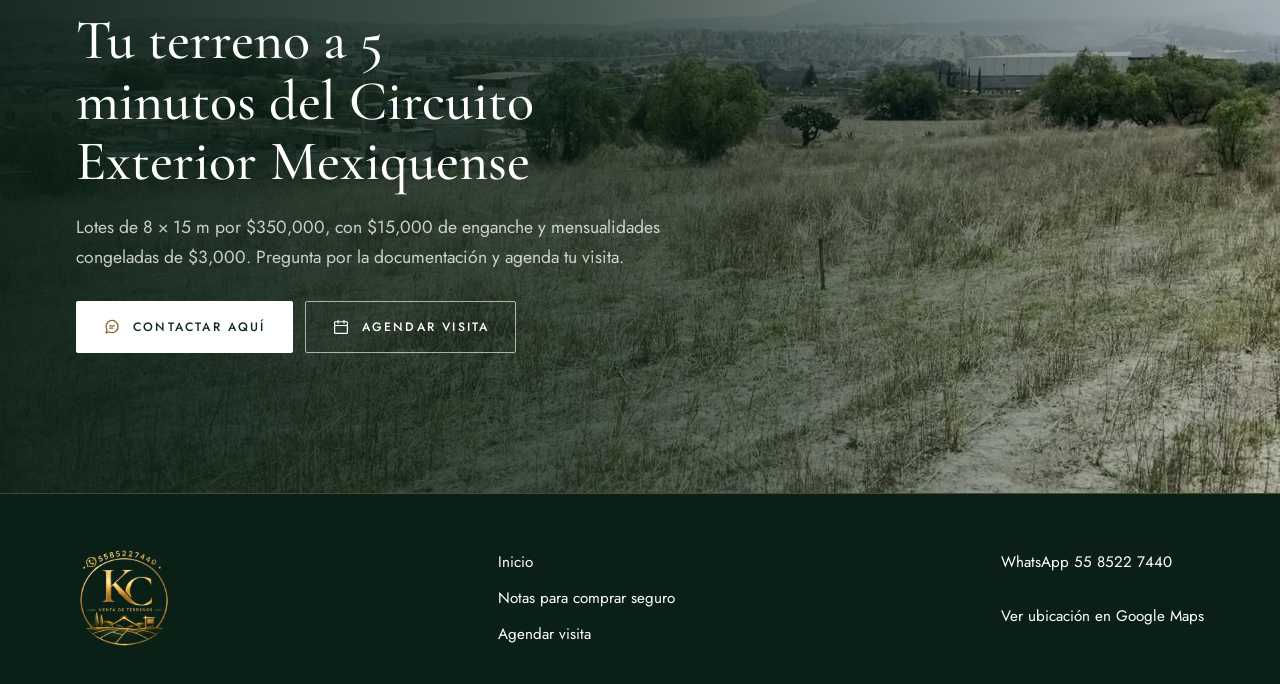
<file: notas/documentos-antes-de-dar-el-enganche/index.html>
<!doctype html>
<html lang="es">
<head>
<meta charset="utf-8">
<meta name="viewport" content="width=device-width, initial-scale=1, viewport-fit=cover">
<title>Checklist: 10 documentos que debes revisar antes de dar el enganche | KC Venta de Terrenos</title>
<meta name="description" content="Una revisión de media hora puede evitarte años de problemas. Lleva esta lista a tu visita y pide copia de cada documento.">
<link rel="canonical" href="https://kc-venta-de-terrenos.vercel.app/notas/documentos-antes-de-dar-el-enganche/">
<link rel="icon" type="image/png" href="/media/logo-kc.png">
<meta property="og:title" content="Checklist: 10 documentos que debes revisar antes de dar el enganche | KC Venta de Terrenos">
<meta property="og:description" content="Una revisión de media hora puede evitarte años de problemas. Lleva esta lista a tu visita y pide copia de cada documento.">
<meta property="og:type" content="article">
<meta property="og:image" content="https://kc-venta-de-terrenos.vercel.app/media/foto-magueyes-2.jpg">
<link rel="preconnect" href="https://fonts.googleapis.com">
<link rel="preconnect" href="https://fonts.gstatic.com" crossorigin>
<link rel="stylesheet" href="https://fonts.googleapis.com/css2?family=Cormorant+Garamond:ital,wght@0,500;0,600;1,500;1,600&family=Jost:wght@400;500;600&display=swap">
<link rel="stylesheet" href="/notas/notas.css">
</head>
<body>
<svg width="0" height="0" style="position:absolute" aria-hidden="true">
  <symbol id="i-chat" viewBox="0 0 24 24"><path fill="none" stroke="currentColor" stroke-width="1.7" stroke-linecap="round" stroke-linejoin="round" d="M20 11.5a8 8 0 0 1-11.6 7.1L4 20l1.4-4.2A8 8 0 1 1 20 11.5Z"/><path fill="none" stroke="currentColor" stroke-width="1.7" stroke-linecap="round" d="M9 10.5h6M9 13.5h4"/></symbol>
  <symbol id="i-arrow" viewBox="0 0 24 24"><path fill="none" stroke="currentColor" stroke-width="1.6" stroke-linecap="round" stroke-linejoin="round" d="M4 12h16M14 6l6 6-6 6"/></symbol>
  <symbol id="i-calendar" viewBox="0 0 24 24"><rect x="3.5" y="5" width="17" height="15.5" rx="1" fill="none" stroke="currentColor" stroke-width="1.6"/><path fill="none" stroke="currentColor" stroke-width="1.6" stroke-linecap="round" d="M3.5 10h17M8 3v4M16 3v4"/></symbol>
</svg>
<header class="bar on-dark">
  <div class="wrap bar-in">
    <a class="brand" href="/" aria-label="KC Venta de Terrenos, ir al inicio">
      <img src="/media/logo-kc.png" alt="" width="60" height="60">
      <span class="brand-name" aria-hidden="true"><b>KC</b><small>Venta de terrenos</small></span>
    </a>
    <nav class="bar-nav" aria-label="Principal">
      <a class="tlink" href="/">Inicio</a>
      <a class="tlink" href="/notas/" aria-current="page">Notas</a>
      <a class="tlink" href="/#cita">Agendar visita</a>
      <a class="btn btn-light btn-wa" href="https://wa.me/525585227440?text=Hola%2C%20le%C3%AD%20el%20checklist%20de%20documentos%20en%20su%20p%C3%A1gina.%20Quiero%20informaci%C3%B3n%20de%20los%20terrenos%20y%20agendar%20una%20visita." target="_blank" rel="noopener" aria-label="Escribir por WhatsApp"><svg aria-hidden="true"><use href="#i-chat"/></svg><span>WhatsApp</span></a>
    </nav>
  </div>
</header>
<div class="lb-slot">
  <div class="wrap">
    <span class="ad-label">Oportunidad KC</span>
    <a class="leader" href="https://wa.me/525585227440?text=Hola%2C%20le%C3%AD%20el%20checklist%20de%20documentos%20en%20su%20p%C3%A1gina.%20Quiero%20informaci%C3%B3n%20de%20los%20terrenos%20y%20agendar%20una%20visita." target="_blank" rel="noopener" aria-label="Oportunidad: terrenos de 8 × 15 m con $15,000 de enganche. Contactar por WhatsApp">
      <img class="leader-img" src="/media/galeria-estacas.jpg" alt="" width="96" height="90">
      <span class="leader-copy">
        <span class="leader-kicker">Oportunidad · Terrenos</span>
        <span class="leader-title">Empieza tu patrimonio <em>desde $15,000</em></span>
        <span class="leader-sub">8 × 15 m · $15,000 de enganche · mensualidades congeladas de $3,000</span>
      </span>
      <span class="leader-cta">Contactar aquí<svg aria-hidden="true"><use href="#i-arrow"/></svg></span>
    </a>
  </div>
</div>
<main>
  <div class="wrap">
    <nav class="crumbs" aria-label="Ruta"><a href="/">Inicio</a><span aria-hidden="true">/</span><a href="/notas/">Notas</a><span aria-hidden="true">/</span><span>Checklist</span></nav>
  </div>
  <div class="wrap art-layout">
    <article class="art">
      <header class="art-head">
        <span class="eyebrow">Checklist</span>
        <h1>Checklist: 10 documentos que debes revisar antes de dar el enganche</h1>
        <p class="dek">Una revisión de media hora puede evitarte años de problemas. Lleva esta lista a tu visita y pide copia de cada documento.</p>
        <p class="meta"><span>Nota 06</span><span>4 min de lectura</span><span>Noviembre 2026</span></p>
      </header>
      <figure class="art-fig">
        <img src="/media/foto-magueyes-2.jpg" alt="Magueyes en primer plano y el terreno abierto al fondo" width="1200" height="675">
        <figcaption>Magueyes en primer plano y el terreno abierto al fondo. Foto real de los terrenos KC.</figcaption>
      </figure>
      <div class="prose">

<p>Antes de entregar cualquier enganche, pide ver y copiar estos documentos. Si algo falta, pregunta por qué y cómo se resolverá, y que quede por escrito.</p>

<h2>La lista</h2>
<ul class="check">
  <li><strong>Identificación oficial del vendedor.</strong> El nombre debe coincidir con el de la escritura o título.</li>
  <li><strong>Consentimiento del cónyuge,</strong> si el vendedor está casado en sociedad conyugal.</li>
  <li><strong>Poder notarial vigente,</strong> si quien vende actúa en nombre del dueño.</li>
  <li><strong>Escritura o título de propiedad</strong> con sus datos de inscripción.</li>
  <li><strong>Certificado de libertad o existencia de gravámenes</strong> reciente, emitido por el IFREM.</li>
  <li><strong>Boleta predial al corriente</strong> y clave catastral.</li>
  <li><strong>Constancia de no adeudo de agua,</strong> si el predio tiene toma.</li>
  <li><strong>Plano o levantamiento</strong> con medidas, colindancias y ubicación del lote.</li>
  <li><strong>Si viene de un ejido:</strong> título con dominio pleno o documentos inscritos en el RAN.</li>
  <li><strong>Cédula informativa de zonificación,</strong> para saber qué podrás construir.</li>
</ul>

<aside class="promo" aria-label="Oportunidad de terrenos">
  <img src="/media/galeria-estacas.jpg" alt="" loading="lazy">
  <div class="promo-body">
    <span class="eyebrow">Oportunidad KC</span>
    <h3>Ven a recorrer el terreno con tu lista en mano</h3>
    <p>Agenda tu visita por WhatsApp: te acompañamos al lote y resolvemos tus dudas en persona.</p>
    <ul class="promo-stats"><li>8 × 15 m</li><li>Enganche $15,000</li><li>$3,000 al mes</li></ul>
    <div class="promo-actions">
      <a class="btn btn-gold" href="https://wa.me/525585227440?text=Hola%2C%20le%C3%AD%20el%20checklist%20de%20documentos%20en%20su%20p%C3%A1gina.%20Quiero%20informaci%C3%B3n%20de%20los%20terrenos%20y%20agendar%20una%20visita." target="_blank" rel="noopener"><svg aria-hidden="true"><use href="#i-chat"/></svg>Contactar aquí</a>
      <a class="btn btn-ghost-light" href="/#cita"><svg aria-hidden="true"><use href="#i-calendar"/></svg>Agendar visita</a>
    </div>
  </div>
</aside>

<h2>Además de los papeles</h2>
<ul>
  <li><strong>Visita el terreno:</strong> confirma que las medidas y las estacas coinciden con el plano.</li>
  <li><strong>Platica con los vecinos:</strong> pregunta si conocen al dueño y si ha habido conflictos.</li>
  <li><strong>Pide recibo del enganche</strong> con el nombre de quien recibe, el monto, la fecha y los datos del lote.</li>
  <li><strong>Consulta a un notario</strong> antes de firmar el contrato definitivo.</li>
</ul>

      </div>
      <p class="disclaimer">Nota informativa y general, revisada en noviembre de 2026. No sustituye la asesoría de un notario público o de un abogado: las leyes, tarifas y trámites cambian y cada caso es distinto. Antes de firmar o pagar, consulta a un profesional.</p>
      <section class="next" aria-labelledby="nextTitle">
        <span class="eyebrow" id="nextTitle">Sigue leyendo</span>
        <ul class="next-list">
          <li><a href="/notas/terreno-ejidal-o-propiedad-privada/">¿Terreno ejidal o propiedad privada? Lo que dice la Ley Agraria antes de comprar<svg aria-hidden="true"><use href="#i-arrow"/></svg></a></li>
          <li><a href="/notas/escritura-contrato-privado-y-registro/">Escritura, contrato privado y registro: cómo un terreno queda a tu nombre<svg aria-hidden="true"><use href="#i-arrow"/></svg></a></li>
          <li><a href="/notas/comprar-terreno-a-mensualidades/">Comprar un terreno a mensualidades: lo que tu contrato debe decir<svg aria-hidden="true"><use href="#i-arrow"/></svg></a></li>
        </ul>
      </section>
    </article>
    <aside class="rail" aria-label="Oportunidad y más notas">
      <span class="ad-label" style="margin:0 0 -20px;text-align:left">Oportunidad KC</span>
      <a class="rect" href="https://wa.me/525585227440?text=Hola%2C%20le%C3%AD%20el%20checklist%20de%20documentos%20en%20su%20p%C3%A1gina.%20Quiero%20informaci%C3%B3n%20de%20los%20terrenos%20y%20agendar%20una%20visita." target="_blank" rel="noopener" aria-label="Oportunidad: lotes de 8 × 15 m por $350,000. Contactar por WhatsApp">
  <span class="rect-media"><img src="/media/propiedad.jpg" alt="" width="300" height="118" loading="lazy"><span>Oportunidad</span></span>
  <span class="rect-body">
    <span class="rect-title">Lotes de 8 × 15 m con vista al valle</span>
    <span class="rect-price">$350,000 MXN · Enganche <b>$15,000</b> · <b>$3,000</b> al mes, congeladas</span>
    <span class="leader-cta">Contactar aquí<svg aria-hidden="true"><use href="#i-arrow"/></svg></span>
  </span>
</a>
      <nav class="rail-box" aria-label="Todas las notas">
        <h4>Notas para comprar seguro</h4>
        <ol>
          <li><a href="/notas/terreno-ejidal-o-propiedad-privada/">¿Terreno ejidal o propiedad privada? Lo que dice la Ley Agraria antes de comprar</a></li>
          <li><a href="/notas/escritura-contrato-privado-y-registro/">Escritura, contrato privado y registro: cómo un terreno queda a tu nombre</a></li>
          <li><a href="/notas/comprar-terreno-a-mensualidades/">Comprar un terreno a mensualidades: lo que tu contrato debe decir</a></li>
          <li><a href="/notas/cuanto-cuesta-escriturar-un-terreno/">¿Cuánto cuesta escriturar un terreno? Impuestos y gastos en el Estado de México</a></li>
          <li><a href="/notas/uso-de-suelo-y-permisos-para-construir/">Uso de suelo y permisos para construir en tu terreno del Edomex</a></li>
          <li><a href="/notas/documentos-antes-de-dar-el-enganche/" aria-current="page">Checklist: 10 documentos que debes revisar antes de dar el enganche</a></li>
        </ol>
      </nav>
    </aside>
  </div>
</main>
<section class="band on-dark" aria-labelledby="bandTitle">
  <div class="band-media"><img src="/media/banda.jpg" alt="" loading="lazy"></div>
  <div class="wrap">
    <div class="band-in">
      <span class="eyebrow">Oportunidad de terrenos</span>
      <h2 id="bandTitle">Tu terreno a 5 minutos del Circuito Exterior Mexiquense</h2>
      <p>Lotes de 8 × 15 m por $350,000, con $15,000 de enganche y mensualidades congeladas de $3,000. Pregunta por la documentación y agenda tu visita.</p>
      <div class="band-actions">
        <a class="btn btn-light" href="https://wa.me/525585227440?text=Hola%2C%20le%C3%AD%20el%20checklist%20de%20documentos%20en%20su%20p%C3%A1gina.%20Quiero%20informaci%C3%B3n%20de%20los%20terrenos%20y%20agendar%20una%20visita." target="_blank" rel="noopener"><svg aria-hidden="true"><use href="#i-chat"/></svg>Contactar aquí</a>
        <a class="btn btn-ghost-light" href="/#cita"><svg aria-hidden="true"><use href="#i-calendar"/></svg>Agendar visita</a>
      </div>
    </div>
  </div>
</section>
<footer class="foot on-dark">
  <div class="wrap foot-in">
    <a href="/" aria-label="KC Venta de Terrenos, ir al inicio"><img src="/media/logo-kc.png" alt="" width="96" height="96" loading="lazy"></a>
    <ul>
      <li><a href="/">Inicio</a></li>
      <li><a href="/notas/">Notas para comprar seguro</a></li>
      <li><a href="/#cita">Agendar visita</a></li>
    </ul>
    <ul>
      <li><a href="https://wa.me/525585227440?text=Hola%2C%20le%C3%AD%20el%20checklist%20de%20documentos%20en%20su%20p%C3%A1gina.%20Quiero%20informaci%C3%B3n%20de%20los%20terrenos%20y%20agendar%20una%20visita." target="_blank" rel="noopener">WhatsApp 55&nbsp;8522&nbsp;7440</a></li>
      <li><a href="https://maps.app.goo.gl/daC6epcwwuKgx7Q3A?g_st=ic" target="_blank" rel="noopener">Ver ubicación en Google Maps</a></li>
    </ul>
  </div>
</footer>
<a class="fab" href="https://wa.me/525585227440?text=Hola%2C%20le%C3%AD%20el%20checklist%20de%20documentos%20en%20su%20p%C3%A1gina.%20Quiero%20informaci%C3%B3n%20de%20los%20terrenos%20y%20agendar%20una%20visita." target="_blank" rel="noopener" aria-label="Escribir por WhatsApp"><svg aria-hidden="true"><use href="#i-chat"/></svg>WhatsApp</a>
</body>
</html>
</file>
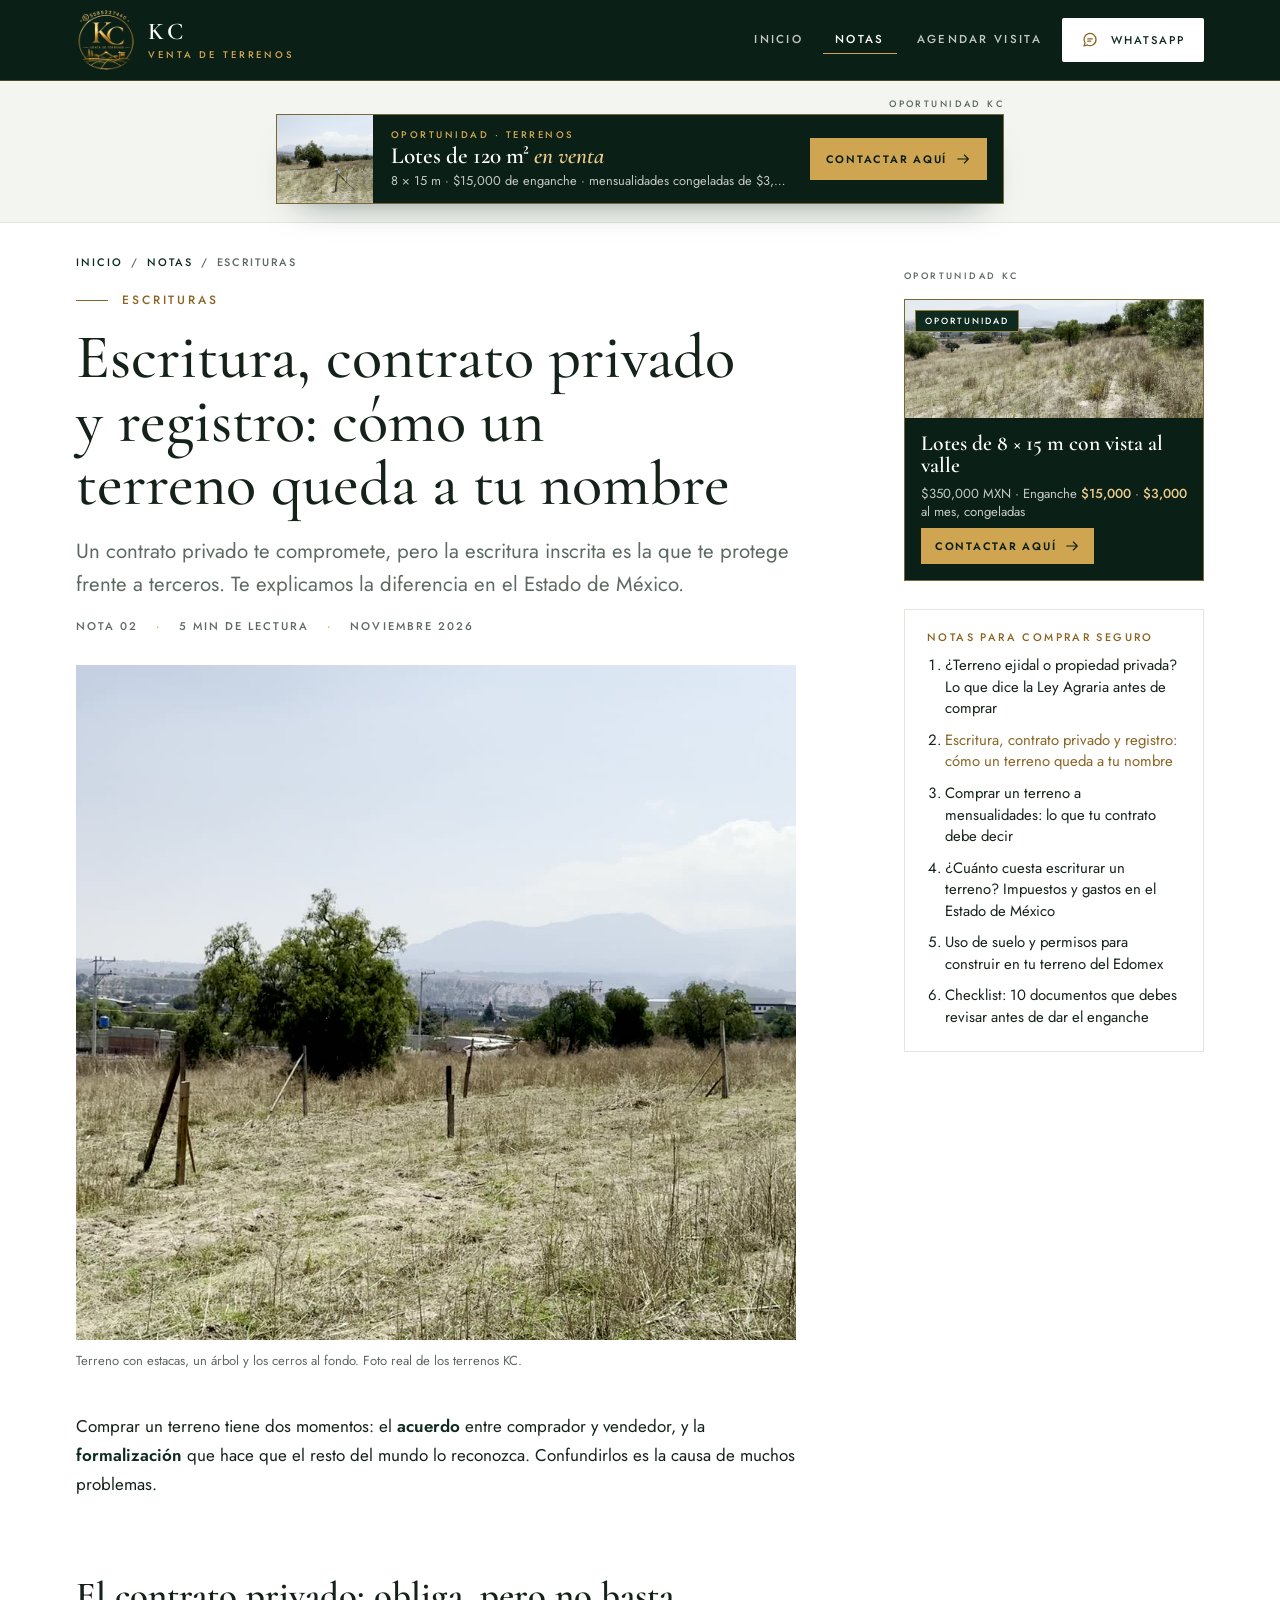
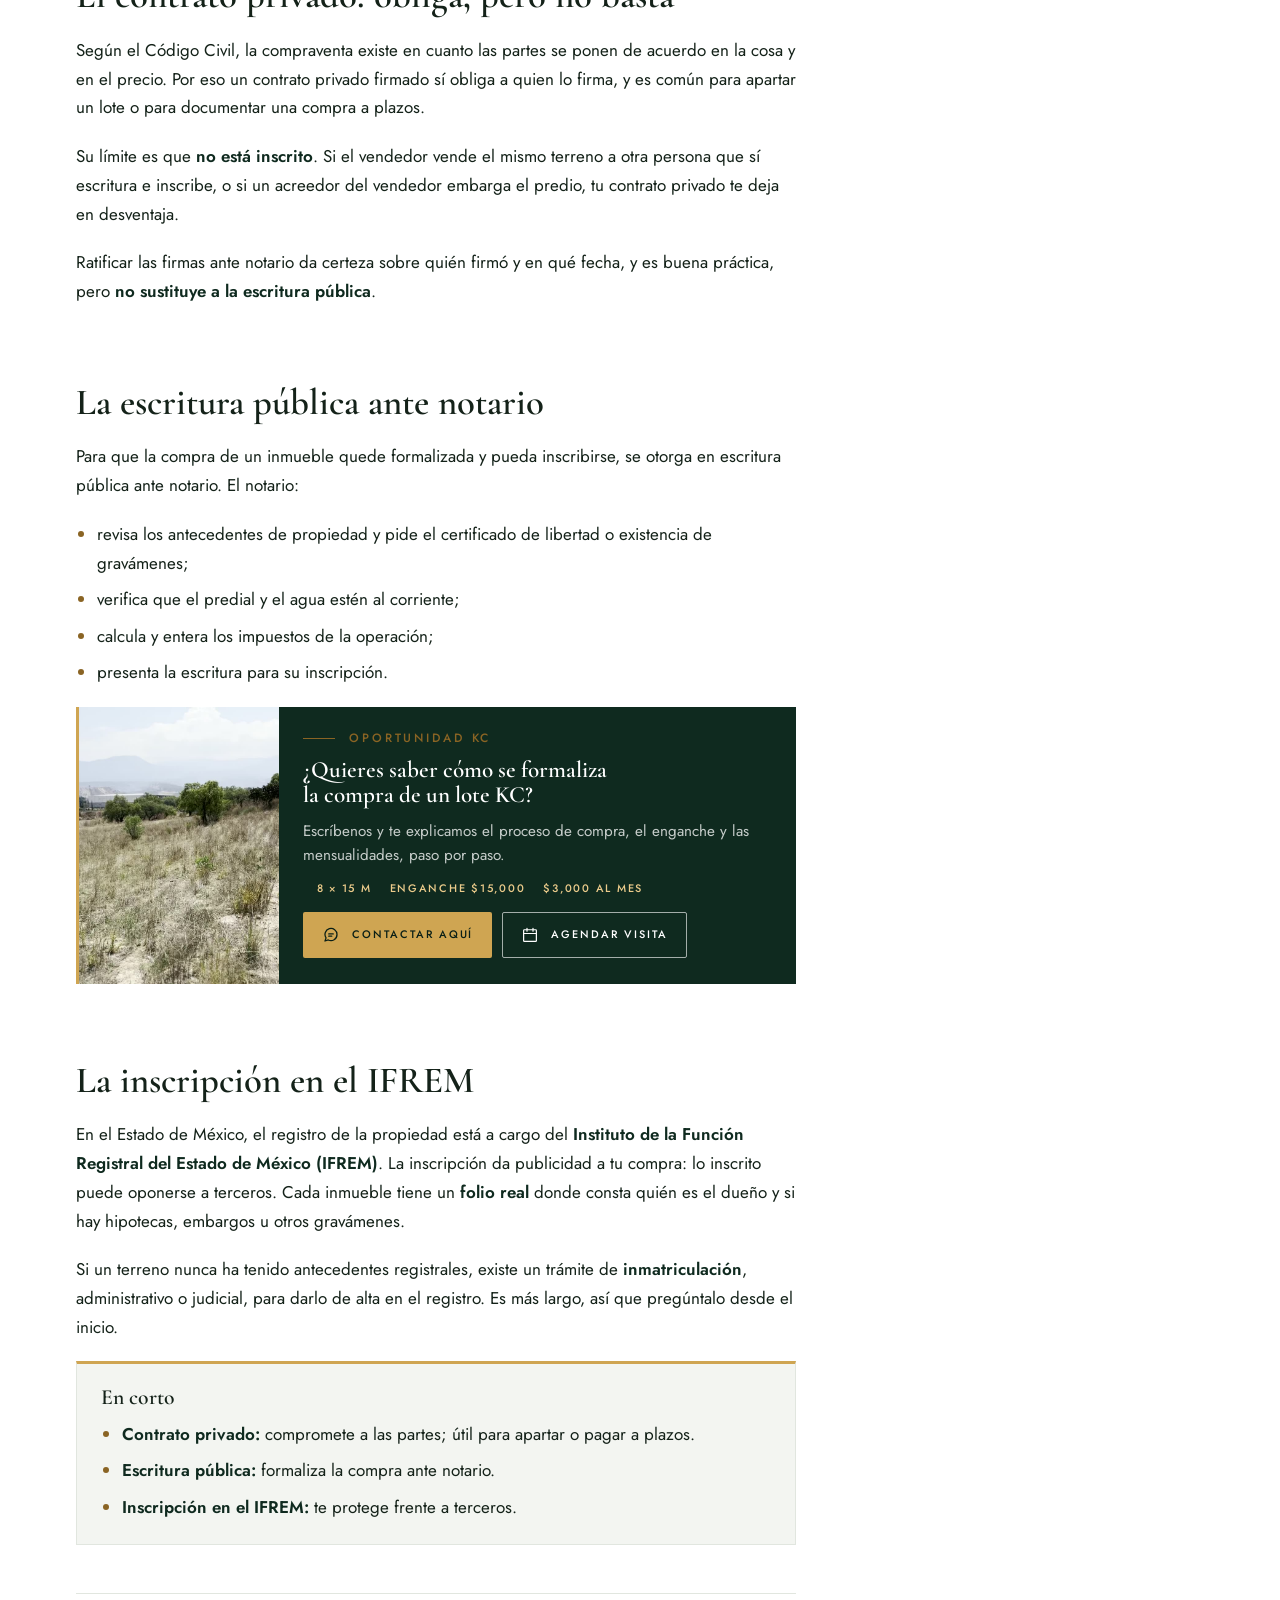
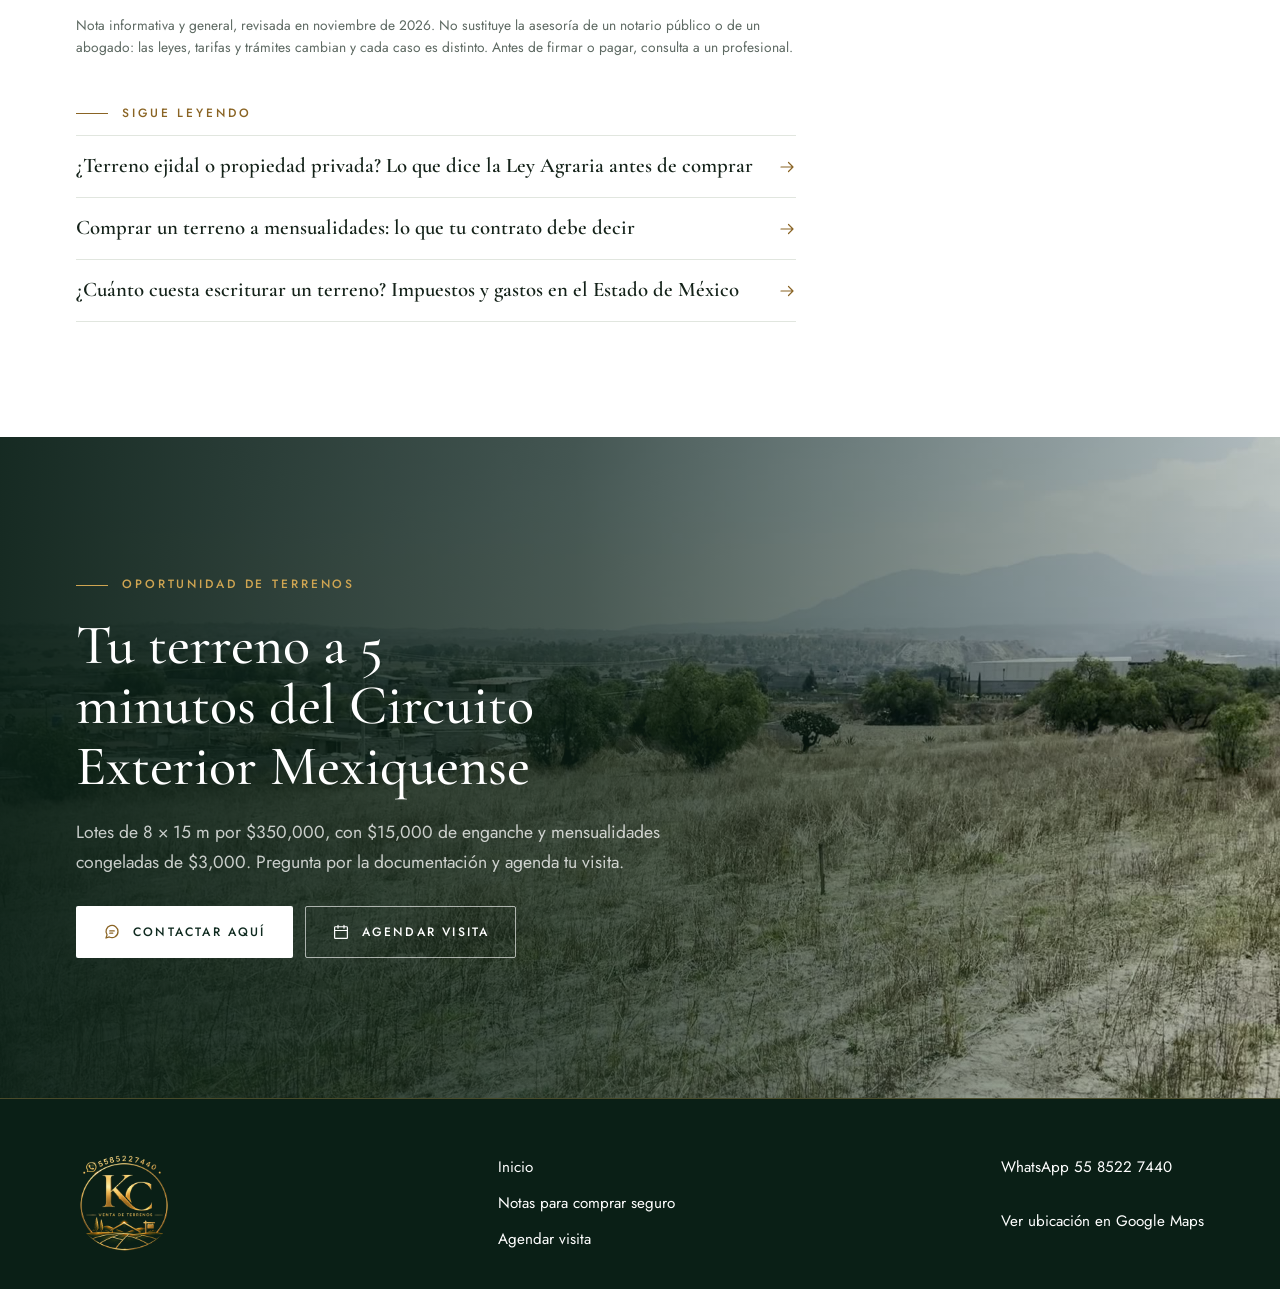
<file: notas/escritura-contrato-privado-y-registro/index.html>
<!doctype html>
<html lang="es">
<head>
<meta charset="utf-8">
<meta name="viewport" content="width=device-width, initial-scale=1, viewport-fit=cover">
<title>Escritura, contrato privado y registro: cómo un terreno queda a tu nombre | KC Venta de Terrenos</title>
<meta name="description" content="Un contrato privado te compromete, pero la escritura inscrita es la que te protege frente a terceros. Te explicamos la diferencia en el Estado de México.">
<link rel="canonical" href="https://kc-venta-de-terrenos.vercel.app/notas/escritura-contrato-privado-y-registro/">
<link rel="icon" type="image/png" href="/media/logo-kc.png">
<meta property="og:title" content="Escritura, contrato privado y registro: cómo un terreno queda a tu nombre | KC Venta de Terrenos">
<meta property="og:description" content="Un contrato privado te compromete, pero la escritura inscrita es la que te protege frente a terceros. Te explicamos la diferencia en el Estado de México.">
<meta property="og:type" content="article">
<meta property="og:image" content="https://kc-venta-de-terrenos.vercel.app/media/galeria-cerros.jpg">
<link rel="preconnect" href="https://fonts.googleapis.com">
<link rel="preconnect" href="https://fonts.gstatic.com" crossorigin>
<link rel="stylesheet" href="https://fonts.googleapis.com/css2?family=Cormorant+Garamond:ital,wght@0,500;0,600;1,500;1,600&family=Jost:wght@400;500;600&display=swap">
<link rel="stylesheet" href="/notas/notas.css">
</head>
<body>
<svg width="0" height="0" style="position:absolute" aria-hidden="true">
  <symbol id="i-chat" viewBox="0 0 24 24"><path fill="none" stroke="currentColor" stroke-width="1.7" stroke-linecap="round" stroke-linejoin="round" d="M20 11.5a8 8 0 0 1-11.6 7.1L4 20l1.4-4.2A8 8 0 1 1 20 11.5Z"/><path fill="none" stroke="currentColor" stroke-width="1.7" stroke-linecap="round" d="M9 10.5h6M9 13.5h4"/></symbol>
  <symbol id="i-arrow" viewBox="0 0 24 24"><path fill="none" stroke="currentColor" stroke-width="1.6" stroke-linecap="round" stroke-linejoin="round" d="M4 12h16M14 6l6 6-6 6"/></symbol>
  <symbol id="i-calendar" viewBox="0 0 24 24"><rect x="3.5" y="5" width="17" height="15.5" rx="1" fill="none" stroke="currentColor" stroke-width="1.6"/><path fill="none" stroke="currentColor" stroke-width="1.6" stroke-linecap="round" d="M3.5 10h17M8 3v4M16 3v4"/></symbol>
</svg>
<header class="bar on-dark">
  <div class="wrap bar-in">
    <a class="brand" href="/" aria-label="KC Venta de Terrenos, ir al inicio">
      <img src="/media/logo-kc.png" alt="" width="60" height="60">
      <span class="brand-name" aria-hidden="true"><b>KC</b><small>Venta de terrenos</small></span>
    </a>
    <nav class="bar-nav" aria-label="Principal">
      <a class="tlink" href="/">Inicio</a>
      <a class="tlink" href="/notas/" aria-current="page">Notas</a>
      <a class="tlink" href="/#cita">Agendar visita</a>
      <a class="btn btn-light btn-wa" href="https://wa.me/525585227440?text=Hola%2C%20le%C3%AD%20la%20nota%20sobre%20escrituras%20y%20contratos%20en%20su%20p%C3%A1gina.%20Me%20interesa%20informaci%C3%B3n%20de%20los%20terrenos." target="_blank" rel="noopener" aria-label="Escribir por WhatsApp"><svg aria-hidden="true"><use href="#i-chat"/></svg><span>WhatsApp</span></a>
    </nav>
  </div>
</header>
<div class="lb-slot">
  <div class="wrap">
    <span class="ad-label">Oportunidad KC</span>
    <a class="leader" href="https://wa.me/525585227440?text=Hola%2C%20le%C3%AD%20la%20nota%20sobre%20escrituras%20y%20contratos%20en%20su%20p%C3%A1gina.%20Me%20interesa%20informaci%C3%B3n%20de%20los%20terrenos." target="_blank" rel="noopener" aria-label="Oportunidad: terrenos de 8 × 15 m con $15,000 de enganche. Contactar por WhatsApp">
      <img class="leader-img" src="/media/galeria-estacas.jpg" alt="" width="96" height="90">
      <span class="leader-copy">
        <span class="leader-kicker">Oportunidad · Terrenos</span>
        <span class="leader-title">Lotes de 120 m² <em>en venta</em></span>
        <span class="leader-sub">8 × 15 m · $15,000 de enganche · mensualidades congeladas de $3,000</span>
      </span>
      <span class="leader-cta">Contactar aquí<svg aria-hidden="true"><use href="#i-arrow"/></svg></span>
    </a>
  </div>
</div>
<main>
  <div class="wrap">
    <nav class="crumbs" aria-label="Ruta"><a href="/">Inicio</a><span aria-hidden="true">/</span><a href="/notas/">Notas</a><span aria-hidden="true">/</span><span>Escrituras</span></nav>
  </div>
  <div class="wrap art-layout">
    <article class="art">
      <header class="art-head">
        <span class="eyebrow">Escrituras</span>
        <h1>Escritura, contrato privado y registro: cómo un terreno queda a tu nombre</h1>
        <p class="dek">Un contrato privado te compromete, pero la escritura inscrita es la que te protege frente a terceros. Te explicamos la diferencia en el Estado de México.</p>
        <p class="meta"><span>Nota 02</span><span>5 min de lectura</span><span>Noviembre 2026</span></p>
      </header>
      <figure class="art-fig">
        <img src="/media/galeria-cerros.jpg" alt="Terreno con estacas, un árbol y los cerros al fondo" width="1200" height="675">
        <figcaption>Terreno con estacas, un árbol y los cerros al fondo. Foto real de los terrenos KC.</figcaption>
      </figure>
      <div class="prose">

<p>Comprar un terreno tiene dos momentos: el <strong>acuerdo</strong> entre comprador y vendedor, y la <strong>formalización</strong> que hace que el resto del mundo lo reconozca. Confundirlos es la causa de muchos problemas.</p>

<h2>El contrato privado: obliga, pero no basta</h2>
<p>Según el Código Civil, la compraventa existe en cuanto las partes se ponen de acuerdo en la cosa y en el precio. Por eso un contrato privado firmado sí obliga a quien lo firma, y es común para apartar un lote o para documentar una compra a plazos.</p>
<p>Su límite es que <strong>no está inscrito</strong>. Si el vendedor vende el mismo terreno a otra persona que sí escritura e inscribe, o si un acreedor del vendedor embarga el predio, tu contrato privado te deja en desventaja.</p>
<p>Ratificar las firmas ante notario da certeza sobre quién firmó y en qué fecha, y es buena práctica, pero <strong>no sustituye a la escritura pública</strong>.</p>

<h2>La escritura pública ante notario</h2>
<p>Para que la compra de un inmueble quede formalizada y pueda inscribirse, se otorga en escritura pública ante notario. El notario:</p>
<ul>
  <li>revisa los antecedentes de propiedad y pide el certificado de libertad o existencia de gravámenes;</li>
  <li>verifica que el predial y el agua estén al corriente;</li>
  <li>calcula y entera los impuestos de la operación;</li>
  <li>presenta la escritura para su inscripción.</li>
</ul>

<aside class="promo" aria-label="Oportunidad de terrenos">
  <img src="/media/propiedad.jpg" alt="" loading="lazy">
  <div class="promo-body">
    <span class="eyebrow">Oportunidad KC</span>
    <h3>¿Quieres saber cómo se formaliza la compra de un lote KC?</h3>
    <p>Escríbenos y te explicamos el proceso de compra, el enganche y las mensualidades, paso por paso.</p>
    <ul class="promo-stats"><li>8 × 15 m</li><li>Enganche $15,000</li><li>$3,000 al mes</li></ul>
    <div class="promo-actions">
      <a class="btn btn-gold" href="https://wa.me/525585227440?text=Hola%2C%20le%C3%AD%20la%20nota%20sobre%20escrituras%20y%20contratos%20en%20su%20p%C3%A1gina.%20Me%20interesa%20informaci%C3%B3n%20de%20los%20terrenos." target="_blank" rel="noopener"><svg aria-hidden="true"><use href="#i-chat"/></svg>Contactar aquí</a>
      <a class="btn btn-ghost-light" href="/#cita"><svg aria-hidden="true"><use href="#i-calendar"/></svg>Agendar visita</a>
    </div>
  </div>
</aside>

<h2>La inscripción en el IFREM</h2>
<p>En el Estado de México, el registro de la propiedad está a cargo del <strong>Instituto de la Función Registral del Estado de México (IFREM)</strong>. La inscripción da publicidad a tu compra: lo inscrito puede oponerse a terceros. Cada inmueble tiene un <strong>folio real</strong> donde consta quién es el dueño y si hay hipotecas, embargos u otros gravámenes.</p>
<p>Si un terreno nunca ha tenido antecedentes registrales, existe un trámite de <strong>inmatriculación</strong>, administrativo o judicial, para darlo de alta en el registro. Es más largo, así que pregúntalo desde el inicio.</p>

<div class="key">
  <h3>En corto</h3>
  <ul>
    <li><strong>Contrato privado:</strong> compromete a las partes; útil para apartar o pagar a plazos.</li>
    <li><strong>Escritura pública:</strong> formaliza la compra ante notario.</li>
    <li><strong>Inscripción en el IFREM:</strong> te protege frente a terceros.</li>
  </ul>
</div>

      </div>
      <p class="disclaimer">Nota informativa y general, revisada en noviembre de 2026. No sustituye la asesoría de un notario público o de un abogado: las leyes, tarifas y trámites cambian y cada caso es distinto. Antes de firmar o pagar, consulta a un profesional.</p>
      <section class="next" aria-labelledby="nextTitle">
        <span class="eyebrow" id="nextTitle">Sigue leyendo</span>
        <ul class="next-list">
          <li><a href="/notas/terreno-ejidal-o-propiedad-privada/">¿Terreno ejidal o propiedad privada? Lo que dice la Ley Agraria antes de comprar<svg aria-hidden="true"><use href="#i-arrow"/></svg></a></li>
          <li><a href="/notas/comprar-terreno-a-mensualidades/">Comprar un terreno a mensualidades: lo que tu contrato debe decir<svg aria-hidden="true"><use href="#i-arrow"/></svg></a></li>
          <li><a href="/notas/cuanto-cuesta-escriturar-un-terreno/">¿Cuánto cuesta escriturar un terreno? Impuestos y gastos en el Estado de México<svg aria-hidden="true"><use href="#i-arrow"/></svg></a></li>
        </ul>
      </section>
    </article>
    <aside class="rail" aria-label="Oportunidad y más notas">
      <span class="ad-label" style="margin:0 0 -20px;text-align:left">Oportunidad KC</span>
      <a class="rect" href="https://wa.me/525585227440?text=Hola%2C%20le%C3%AD%20la%20nota%20sobre%20escrituras%20y%20contratos%20en%20su%20p%C3%A1gina.%20Me%20interesa%20informaci%C3%B3n%20de%20los%20terrenos." target="_blank" rel="noopener" aria-label="Oportunidad: lotes de 8 × 15 m por $350,000. Contactar por WhatsApp">
  <span class="rect-media"><img src="/media/propiedad.jpg" alt="" width="300" height="118" loading="lazy"><span>Oportunidad</span></span>
  <span class="rect-body">
    <span class="rect-title">Lotes de 8 × 15 m con vista al valle</span>
    <span class="rect-price">$350,000 MXN · Enganche <b>$15,000</b> · <b>$3,000</b> al mes, congeladas</span>
    <span class="leader-cta">Contactar aquí<svg aria-hidden="true"><use href="#i-arrow"/></svg></span>
  </span>
</a>
      <nav class="rail-box" aria-label="Todas las notas">
        <h4>Notas para comprar seguro</h4>
        <ol>
          <li><a href="/notas/terreno-ejidal-o-propiedad-privada/">¿Terreno ejidal o propiedad privada? Lo que dice la Ley Agraria antes de comprar</a></li>
          <li><a href="/notas/escritura-contrato-privado-y-registro/" aria-current="page">Escritura, contrato privado y registro: cómo un terreno queda a tu nombre</a></li>
          <li><a href="/notas/comprar-terreno-a-mensualidades/">Comprar un terreno a mensualidades: lo que tu contrato debe decir</a></li>
          <li><a href="/notas/cuanto-cuesta-escriturar-un-terreno/">¿Cuánto cuesta escriturar un terreno? Impuestos y gastos en el Estado de México</a></li>
          <li><a href="/notas/uso-de-suelo-y-permisos-para-construir/">Uso de suelo y permisos para construir en tu terreno del Edomex</a></li>
          <li><a href="/notas/documentos-antes-de-dar-el-enganche/">Checklist: 10 documentos que debes revisar antes de dar el enganche</a></li>
        </ol>
      </nav>
    </aside>
  </div>
</main>
<section class="band on-dark" aria-labelledby="bandTitle">
  <div class="band-media"><img src="/media/banda.jpg" alt="" loading="lazy"></div>
  <div class="wrap">
    <div class="band-in">
      <span class="eyebrow">Oportunidad de terrenos</span>
      <h2 id="bandTitle">Tu terreno a 5 minutos del Circuito Exterior Mexiquense</h2>
      <p>Lotes de 8 × 15 m por $350,000, con $15,000 de enganche y mensualidades congeladas de $3,000. Pregunta por la documentación y agenda tu visita.</p>
      <div class="band-actions">
        <a class="btn btn-light" href="https://wa.me/525585227440?text=Hola%2C%20le%C3%AD%20la%20nota%20sobre%20escrituras%20y%20contratos%20en%20su%20p%C3%A1gina.%20Me%20interesa%20informaci%C3%B3n%20de%20los%20terrenos." target="_blank" rel="noopener"><svg aria-hidden="true"><use href="#i-chat"/></svg>Contactar aquí</a>
        <a class="btn btn-ghost-light" href="/#cita"><svg aria-hidden="true"><use href="#i-calendar"/></svg>Agendar visita</a>
      </div>
    </div>
  </div>
</section>
<footer class="foot on-dark">
  <div class="wrap foot-in">
    <a href="/" aria-label="KC Venta de Terrenos, ir al inicio"><img src="/media/logo-kc.png" alt="" width="96" height="96" loading="lazy"></a>
    <ul>
      <li><a href="/">Inicio</a></li>
      <li><a href="/notas/">Notas para comprar seguro</a></li>
      <li><a href="/#cita">Agendar visita</a></li>
    </ul>
    <ul>
      <li><a href="https://wa.me/525585227440?text=Hola%2C%20le%C3%AD%20la%20nota%20sobre%20escrituras%20y%20contratos%20en%20su%20p%C3%A1gina.%20Me%20interesa%20informaci%C3%B3n%20de%20los%20terrenos." target="_blank" rel="noopener">WhatsApp 55&nbsp;8522&nbsp;7440</a></li>
      <li><a href="https://maps.app.goo.gl/daC6epcwwuKgx7Q3A?g_st=ic" target="_blank" rel="noopener">Ver ubicación en Google Maps</a></li>
    </ul>
  </div>
</footer>
<a class="fab" href="https://wa.me/525585227440?text=Hola%2C%20le%C3%AD%20la%20nota%20sobre%20escrituras%20y%20contratos%20en%20su%20p%C3%A1gina.%20Me%20interesa%20informaci%C3%B3n%20de%20los%20terrenos." target="_blank" rel="noopener" aria-label="Escribir por WhatsApp"><svg aria-hidden="true"><use href="#i-chat"/></svg>WhatsApp</a>
</body>
</html>
</file>
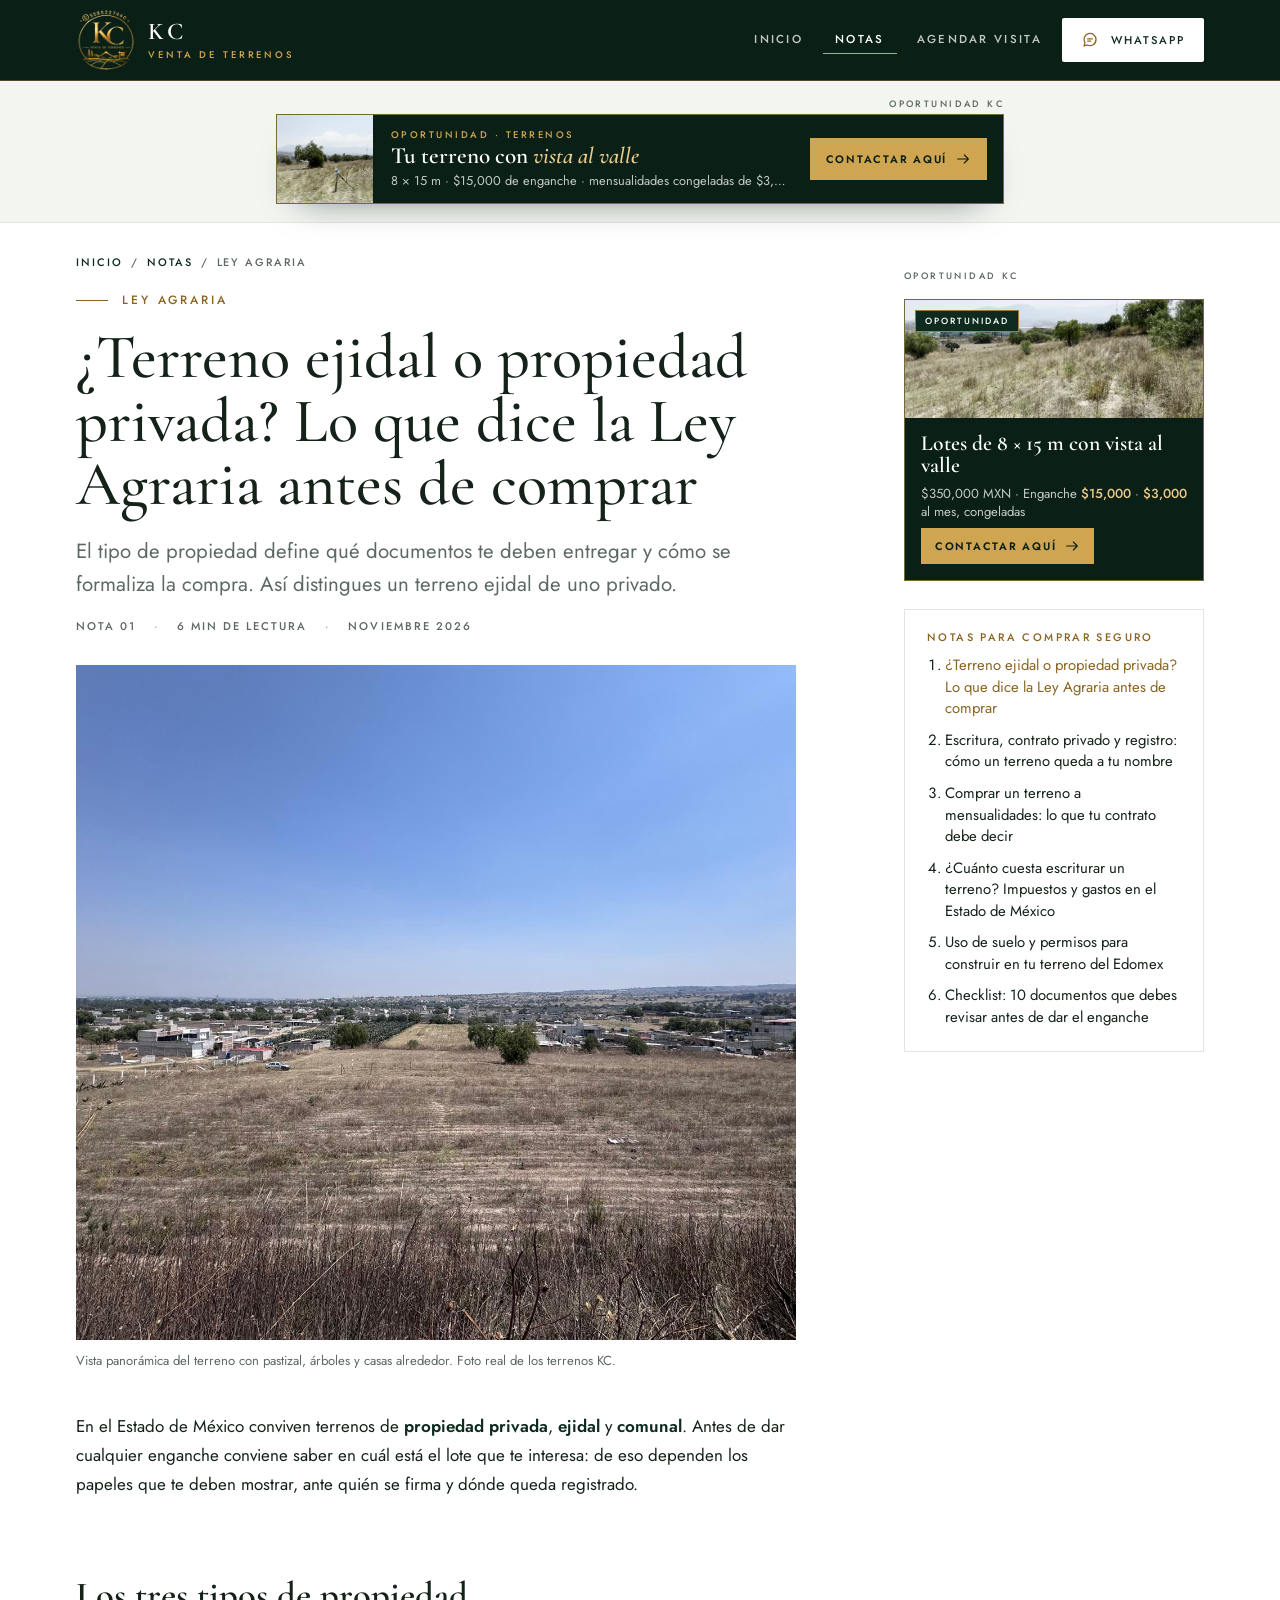
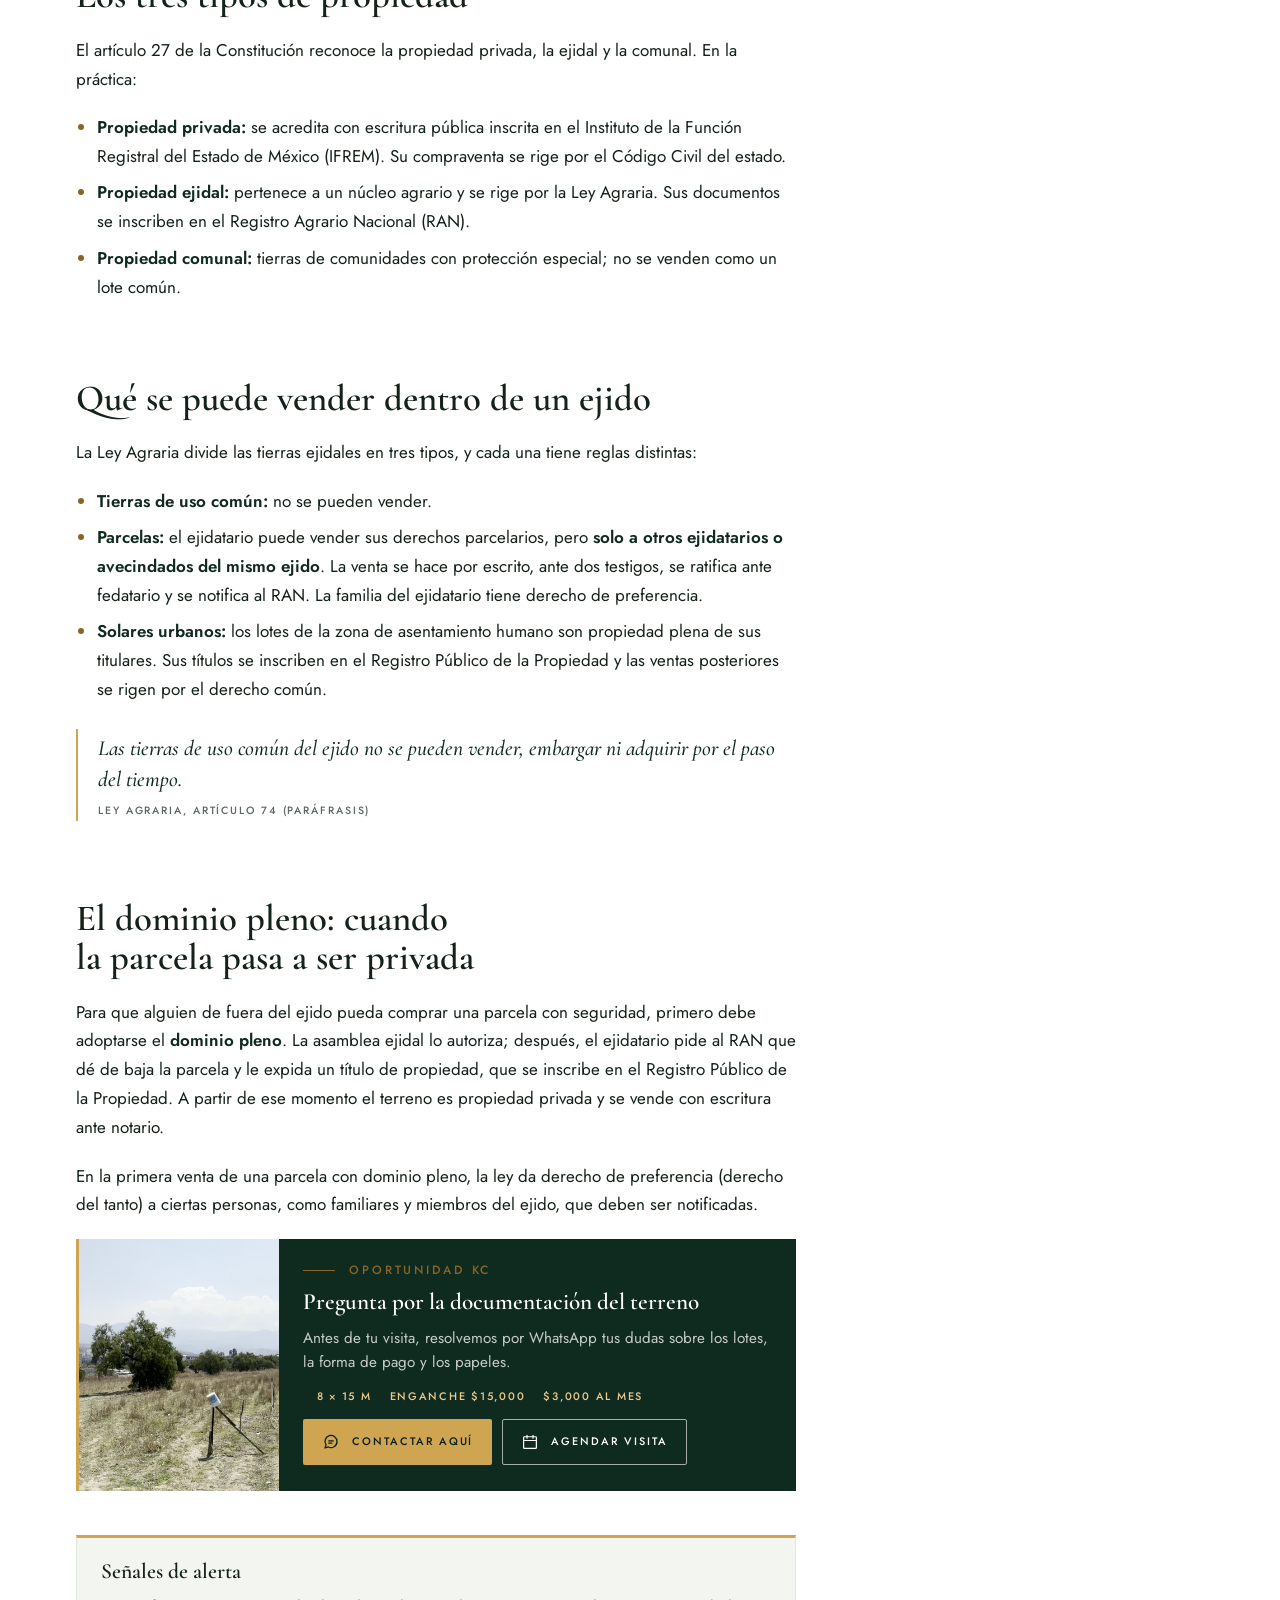
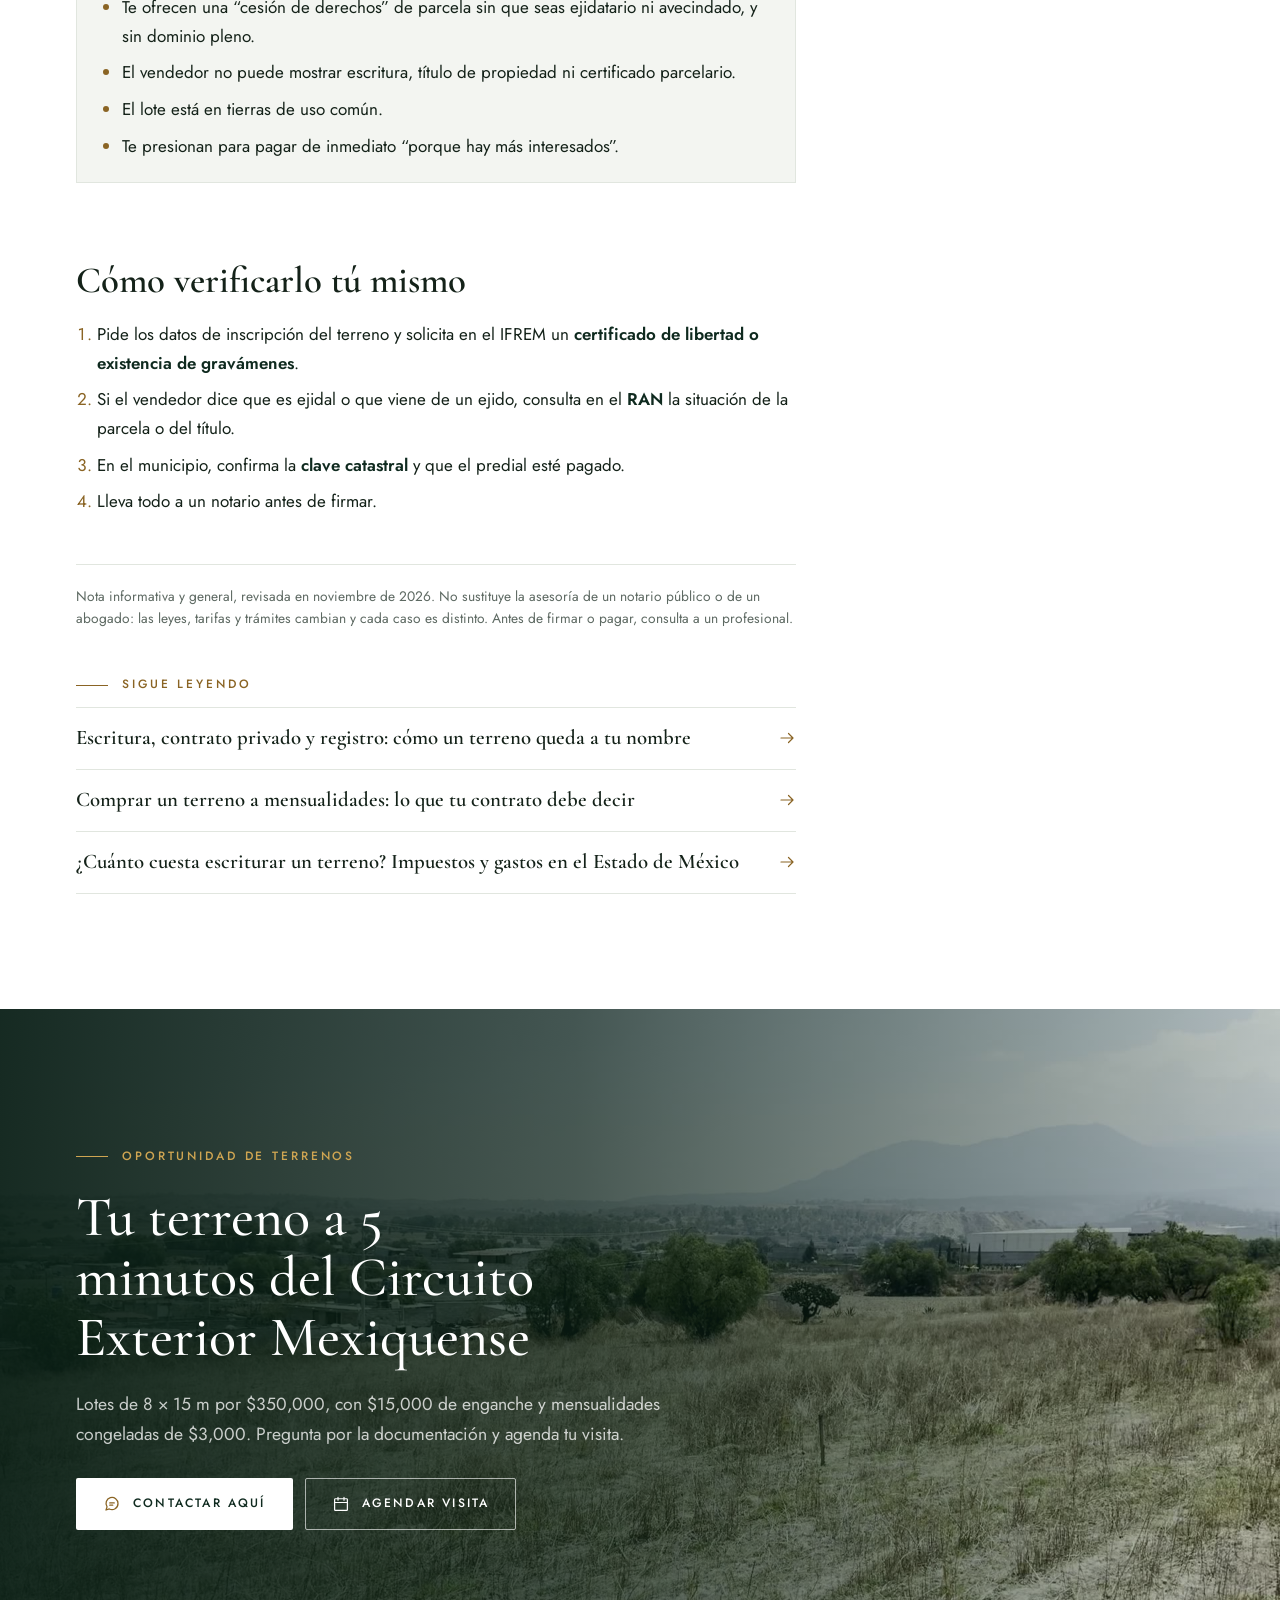
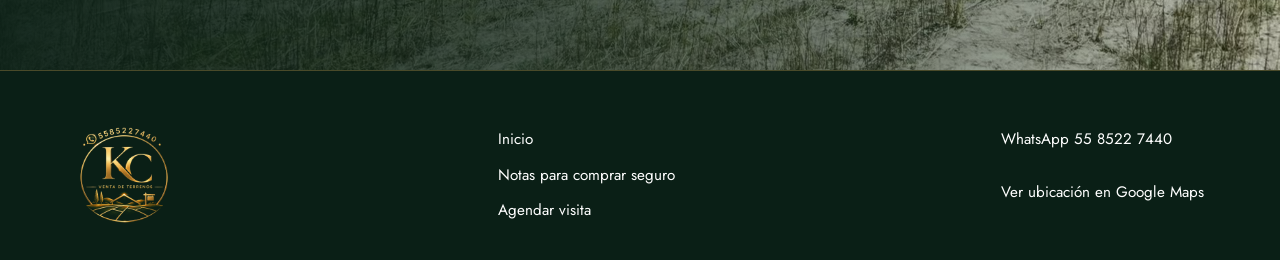
<file: notas/terreno-ejidal-o-propiedad-privada/index.html>
<!doctype html>
<html lang="es">
<head>
<meta charset="utf-8">
<meta name="viewport" content="width=device-width, initial-scale=1, viewport-fit=cover">
<title>¿Terreno ejidal o propiedad privada? Lo que dice la Ley Agraria antes de comprar | KC Venta de Terrenos</title>
<meta name="description" content="El tipo de propiedad define qué documentos te deben entregar y cómo se formaliza la compra. Así distingues un terreno ejidal de uno privado.">
<link rel="canonical" href="https://kc-venta-de-terrenos.vercel.app/notas/terreno-ejidal-o-propiedad-privada/">
<link rel="icon" type="image/png" href="/media/logo-kc.png">
<meta property="og:title" content="¿Terreno ejidal o propiedad privada? Lo que dice la Ley Agraria antes de comprar | KC Venta de Terrenos">
<meta property="og:description" content="El tipo de propiedad define qué documentos te deben entregar y cómo se formaliza la compra. Así distingues un terreno ejidal de uno privado.">
<meta property="og:type" content="article">
<meta property="og:image" content="https://kc-venta-de-terrenos.vercel.app/media/foto-panoramica.jpg">
<link rel="preconnect" href="https://fonts.googleapis.com">
<link rel="preconnect" href="https://fonts.gstatic.com" crossorigin>
<link rel="stylesheet" href="https://fonts.googleapis.com/css2?family=Cormorant+Garamond:ital,wght@0,500;0,600;1,500;1,600&family=Jost:wght@400;500;600&display=swap">
<link rel="stylesheet" href="/notas/notas.css">
</head>
<body>
<svg width="0" height="0" style="position:absolute" aria-hidden="true">
  <symbol id="i-chat" viewBox="0 0 24 24"><path fill="none" stroke="currentColor" stroke-width="1.7" stroke-linecap="round" stroke-linejoin="round" d="M20 11.5a8 8 0 0 1-11.6 7.1L4 20l1.4-4.2A8 8 0 1 1 20 11.5Z"/><path fill="none" stroke="currentColor" stroke-width="1.7" stroke-linecap="round" d="M9 10.5h6M9 13.5h4"/></symbol>
  <symbol id="i-arrow" viewBox="0 0 24 24"><path fill="none" stroke="currentColor" stroke-width="1.6" stroke-linecap="round" stroke-linejoin="round" d="M4 12h16M14 6l6 6-6 6"/></symbol>
  <symbol id="i-calendar" viewBox="0 0 24 24"><rect x="3.5" y="5" width="17" height="15.5" rx="1" fill="none" stroke="currentColor" stroke-width="1.6"/><path fill="none" stroke="currentColor" stroke-width="1.6" stroke-linecap="round" d="M3.5 10h17M8 3v4M16 3v4"/></symbol>
</svg>
<header class="bar on-dark">
  <div class="wrap bar-in">
    <a class="brand" href="/" aria-label="KC Venta de Terrenos, ir al inicio">
      <img src="/media/logo-kc.png" alt="" width="60" height="60">
      <span class="brand-name" aria-hidden="true"><b>KC</b><small>Venta de terrenos</small></span>
    </a>
    <nav class="bar-nav" aria-label="Principal">
      <a class="tlink" href="/">Inicio</a>
      <a class="tlink" href="/notas/" aria-current="page">Notas</a>
      <a class="tlink" href="/#cita">Agendar visita</a>
      <a class="btn btn-light btn-wa" href="https://wa.me/525585227440?text=Hola%2C%20le%C3%AD%20la%20nota%20sobre%20terrenos%20ejidales%20y%20privados%20en%20su%20p%C3%A1gina.%20%C2%BFMe%20pueden%20dar%20informaci%C3%B3n%20de%20los%20terrenos%20y%20su%20documentaci%C3%B3n%3F" target="_blank" rel="noopener" aria-label="Escribir por WhatsApp"><svg aria-hidden="true"><use href="#i-chat"/></svg><span>WhatsApp</span></a>
    </nav>
  </div>
</header>
<div class="lb-slot">
  <div class="wrap">
    <span class="ad-label">Oportunidad KC</span>
    <a class="leader" href="https://wa.me/525585227440?text=Hola%2C%20le%C3%AD%20la%20nota%20sobre%20terrenos%20ejidales%20y%20privados%20en%20su%20p%C3%A1gina.%20%C2%BFMe%20pueden%20dar%20informaci%C3%B3n%20de%20los%20terrenos%20y%20su%20documentaci%C3%B3n%3F" target="_blank" rel="noopener" aria-label="Oportunidad: terrenos de 8 × 15 m con $15,000 de enganche. Contactar por WhatsApp">
      <img class="leader-img" src="/media/galeria-estacas.jpg" alt="" width="96" height="90">
      <span class="leader-copy">
        <span class="leader-kicker">Oportunidad · Terrenos</span>
        <span class="leader-title">Tu terreno con <em>vista al valle</em></span>
        <span class="leader-sub">8 × 15 m · $15,000 de enganche · mensualidades congeladas de $3,000</span>
      </span>
      <span class="leader-cta">Contactar aquí<svg aria-hidden="true"><use href="#i-arrow"/></svg></span>
    </a>
  </div>
</div>
<main>
  <div class="wrap">
    <nav class="crumbs" aria-label="Ruta"><a href="/">Inicio</a><span aria-hidden="true">/</span><a href="/notas/">Notas</a><span aria-hidden="true">/</span><span>Ley Agraria</span></nav>
  </div>
  <div class="wrap art-layout">
    <article class="art">
      <header class="art-head">
        <span class="eyebrow">Ley Agraria</span>
        <h1>¿Terreno ejidal o propiedad privada? Lo que dice la Ley Agraria antes de comprar</h1>
        <p class="dek">El tipo de propiedad define qué documentos te deben entregar y cómo se formaliza la compra. Así distingues un terreno ejidal de uno privado.</p>
        <p class="meta"><span>Nota 01</span><span>6 min de lectura</span><span>Noviembre 2026</span></p>
      </header>
      <figure class="art-fig">
        <img src="/media/foto-panoramica.jpg" alt="Vista panorámica del terreno con pastizal, árboles y casas alrededor" width="1200" height="675">
        <figcaption>Vista panorámica del terreno con pastizal, árboles y casas alrededor. Foto real de los terrenos KC.</figcaption>
      </figure>
      <div class="prose">

<p>En el Estado de México conviven terrenos de <strong>propiedad privada</strong>, <strong>ejidal</strong> y <strong>comunal</strong>. Antes de dar cualquier enganche conviene saber en cuál está el lote que te interesa: de eso dependen los papeles que te deben mostrar, ante quién se firma y dónde queda registrado.</p>

<h2>Los tres tipos de propiedad</h2>
<p>El artículo 27 de la Constitución reconoce la propiedad privada, la ejidal y la comunal. En la práctica:</p>
<ul>
  <li><strong>Propiedad privada:</strong> se acredita con escritura pública inscrita en el Instituto de la Función Registral del Estado de México (IFREM). Su compraventa se rige por el Código Civil del estado.</li>
  <li><strong>Propiedad ejidal:</strong> pertenece a un núcleo agrario y se rige por la Ley Agraria. Sus documentos se inscriben en el Registro Agrario Nacional (RAN).</li>
  <li><strong>Propiedad comunal:</strong> tierras de comunidades con protección especial; no se venden como un lote común.</li>
</ul>

<h2>Qué se puede vender dentro de un ejido</h2>
<p>La Ley Agraria divide las tierras ejidales en tres tipos, y cada una tiene reglas distintas:</p>
<ul>
  <li><strong>Tierras de uso común:</strong> no se pueden vender.</li>
  <li><strong>Parcelas:</strong> el ejidatario puede vender sus derechos parcelarios, pero <strong>solo a otros ejidatarios o avecindados del mismo ejido</strong>. La venta se hace por escrito, ante dos testigos, se ratifica ante fedatario y se notifica al RAN. La familia del ejidatario tiene derecho de preferencia.</li>
  <li><strong>Solares urbanos:</strong> los lotes de la zona de asentamiento humano son propiedad plena de sus titulares. Sus títulos se inscriben en el Registro Público de la Propiedad y las ventas posteriores se rigen por el derecho común.</li>
</ul>
<p class="law">Las tierras de uso común del ejido no se pueden vender, embargar ni adquirir por el paso del tiempo.<small>Ley Agraria, artículo 74 (paráfrasis)</small></p>

<h2>El dominio pleno: cuando la parcela pasa a ser privada</h2>
<p>Para que alguien de fuera del ejido pueda comprar una parcela con seguridad, primero debe adoptarse el <strong>dominio pleno</strong>. La asamblea ejidal lo autoriza; después, el ejidatario pide al RAN que dé de baja la parcela y le expida un título de propiedad, que se inscribe en el Registro Público de la Propiedad. A partir de ese momento el terreno es propiedad privada y se vende con escritura ante notario.</p>
<p>En la primera venta de una parcela con dominio pleno, la ley da derecho de preferencia (derecho del tanto) a ciertas personas, como familiares y miembros del ejido, que deben ser notificadas.</p>

<aside class="promo" aria-label="Oportunidad de terrenos">
  <img src="/media/galeria-estacas.jpg" alt="" loading="lazy">
  <div class="promo-body">
    <span class="eyebrow">Oportunidad KC</span>
    <h3>Pregunta por la documentación del terreno</h3>
    <p>Antes de tu visita, resolvemos por WhatsApp tus dudas sobre los lotes, la forma de pago y los papeles.</p>
    <ul class="promo-stats"><li>8 × 15 m</li><li>Enganche $15,000</li><li>$3,000 al mes</li></ul>
    <div class="promo-actions">
      <a class="btn btn-gold" href="https://wa.me/525585227440?text=Hola%2C%20le%C3%AD%20la%20nota%20sobre%20terrenos%20ejidales%20y%20privados%20en%20su%20p%C3%A1gina.%20%C2%BFMe%20pueden%20dar%20informaci%C3%B3n%20de%20los%20terrenos%20y%20su%20documentaci%C3%B3n%3F" target="_blank" rel="noopener"><svg aria-hidden="true"><use href="#i-chat"/></svg>Contactar aquí</a>
      <a class="btn btn-ghost-light" href="/#cita"><svg aria-hidden="true"><use href="#i-calendar"/></svg>Agendar visita</a>
    </div>
  </div>
</aside>

<div class="key">
  <h3>Señales de alerta</h3>
  <ul>
    <li>Te ofrecen una “cesión de derechos” de parcela sin que seas ejidatario ni avecindado, y sin dominio pleno.</li>
    <li>El vendedor no puede mostrar escritura, título de propiedad ni certificado parcelario.</li>
    <li>El lote está en tierras de uso común.</li>
    <li>Te presionan para pagar de inmediato “porque hay más interesados”.</li>
  </ul>
</div>

<h2>Cómo verificarlo tú mismo</h2>
<ol>
  <li>Pide los datos de inscripción del terreno y solicita en el IFREM un <strong>certificado de libertad o existencia de gravámenes</strong>.</li>
  <li>Si el vendedor dice que es ejidal o que viene de un ejido, consulta en el <strong>RAN</strong> la situación de la parcela o del título.</li>
  <li>En el municipio, confirma la <strong>clave catastral</strong> y que el predial esté pagado.</li>
  <li>Lleva todo a un notario antes de firmar.</li>
</ol>

      </div>
      <p class="disclaimer">Nota informativa y general, revisada en noviembre de 2026. No sustituye la asesoría de un notario público o de un abogado: las leyes, tarifas y trámites cambian y cada caso es distinto. Antes de firmar o pagar, consulta a un profesional.</p>
      <section class="next" aria-labelledby="nextTitle">
        <span class="eyebrow" id="nextTitle">Sigue leyendo</span>
        <ul class="next-list">
          <li><a href="/notas/escritura-contrato-privado-y-registro/">Escritura, contrato privado y registro: cómo un terreno queda a tu nombre<svg aria-hidden="true"><use href="#i-arrow"/></svg></a></li>
          <li><a href="/notas/comprar-terreno-a-mensualidades/">Comprar un terreno a mensualidades: lo que tu contrato debe decir<svg aria-hidden="true"><use href="#i-arrow"/></svg></a></li>
          <li><a href="/notas/cuanto-cuesta-escriturar-un-terreno/">¿Cuánto cuesta escriturar un terreno? Impuestos y gastos en el Estado de México<svg aria-hidden="true"><use href="#i-arrow"/></svg></a></li>
        </ul>
      </section>
    </article>
    <aside class="rail" aria-label="Oportunidad y más notas">
      <span class="ad-label" style="margin:0 0 -20px;text-align:left">Oportunidad KC</span>
      <a class="rect" href="https://wa.me/525585227440?text=Hola%2C%20le%C3%AD%20la%20nota%20sobre%20terrenos%20ejidales%20y%20privados%20en%20su%20p%C3%A1gina.%20%C2%BFMe%20pueden%20dar%20informaci%C3%B3n%20de%20los%20terrenos%20y%20su%20documentaci%C3%B3n%3F" target="_blank" rel="noopener" aria-label="Oportunidad: lotes de 8 × 15 m por $350,000. Contactar por WhatsApp">
  <span class="rect-media"><img src="/media/propiedad.jpg" alt="" width="300" height="118" loading="lazy"><span>Oportunidad</span></span>
  <span class="rect-body">
    <span class="rect-title">Lotes de 8 × 15 m con vista al valle</span>
    <span class="rect-price">$350,000 MXN · Enganche <b>$15,000</b> · <b>$3,000</b> al mes, congeladas</span>
    <span class="leader-cta">Contactar aquí<svg aria-hidden="true"><use href="#i-arrow"/></svg></span>
  </span>
</a>
      <nav class="rail-box" aria-label="Todas las notas">
        <h4>Notas para comprar seguro</h4>
        <ol>
          <li><a href="/notas/terreno-ejidal-o-propiedad-privada/" aria-current="page">¿Terreno ejidal o propiedad privada? Lo que dice la Ley Agraria antes de comprar</a></li>
          <li><a href="/notas/escritura-contrato-privado-y-registro/">Escritura, contrato privado y registro: cómo un terreno queda a tu nombre</a></li>
          <li><a href="/notas/comprar-terreno-a-mensualidades/">Comprar un terreno a mensualidades: lo que tu contrato debe decir</a></li>
          <li><a href="/notas/cuanto-cuesta-escriturar-un-terreno/">¿Cuánto cuesta escriturar un terreno? Impuestos y gastos en el Estado de México</a></li>
          <li><a href="/notas/uso-de-suelo-y-permisos-para-construir/">Uso de suelo y permisos para construir en tu terreno del Edomex</a></li>
          <li><a href="/notas/documentos-antes-de-dar-el-enganche/">Checklist: 10 documentos que debes revisar antes de dar el enganche</a></li>
        </ol>
      </nav>
    </aside>
  </div>
</main>
<section class="band on-dark" aria-labelledby="bandTitle">
  <div class="band-media"><img src="/media/banda.jpg" alt="" loading="lazy"></div>
  <div class="wrap">
    <div class="band-in">
      <span class="eyebrow">Oportunidad de terrenos</span>
      <h2 id="bandTitle">Tu terreno a 5 minutos del Circuito Exterior Mexiquense</h2>
      <p>Lotes de 8 × 15 m por $350,000, con $15,000 de enganche y mensualidades congeladas de $3,000. Pregunta por la documentación y agenda tu visita.</p>
      <div class="band-actions">
        <a class="btn btn-light" href="https://wa.me/525585227440?text=Hola%2C%20le%C3%AD%20la%20nota%20sobre%20terrenos%20ejidales%20y%20privados%20en%20su%20p%C3%A1gina.%20%C2%BFMe%20pueden%20dar%20informaci%C3%B3n%20de%20los%20terrenos%20y%20su%20documentaci%C3%B3n%3F" target="_blank" rel="noopener"><svg aria-hidden="true"><use href="#i-chat"/></svg>Contactar aquí</a>
        <a class="btn btn-ghost-light" href="/#cita"><svg aria-hidden="true"><use href="#i-calendar"/></svg>Agendar visita</a>
      </div>
    </div>
  </div>
</section>
<footer class="foot on-dark">
  <div class="wrap foot-in">
    <a href="/" aria-label="KC Venta de Terrenos, ir al inicio"><img src="/media/logo-kc.png" alt="" width="96" height="96" loading="lazy"></a>
    <ul>
      <li><a href="/">Inicio</a></li>
      <li><a href="/notas/">Notas para comprar seguro</a></li>
      <li><a href="/#cita">Agendar visita</a></li>
    </ul>
    <ul>
      <li><a href="https://wa.me/525585227440?text=Hola%2C%20le%C3%AD%20la%20nota%20sobre%20terrenos%20ejidales%20y%20privados%20en%20su%20p%C3%A1gina.%20%C2%BFMe%20pueden%20dar%20informaci%C3%B3n%20de%20los%20terrenos%20y%20su%20documentaci%C3%B3n%3F" target="_blank" rel="noopener">WhatsApp 55&nbsp;8522&nbsp;7440</a></li>
      <li><a href="https://maps.app.goo.gl/daC6epcwwuKgx7Q3A?g_st=ic" target="_blank" rel="noopener">Ver ubicación en Google Maps</a></li>
    </ul>
  </div>
</footer>
<a class="fab" href="https://wa.me/525585227440?text=Hola%2C%20le%C3%AD%20la%20nota%20sobre%20terrenos%20ejidales%20y%20privados%20en%20su%20p%C3%A1gina.%20%C2%BFMe%20pueden%20dar%20informaci%C3%B3n%20de%20los%20terrenos%20y%20su%20documentaci%C3%B3n%3F" target="_blank" rel="noopener" aria-label="Escribir por WhatsApp"><svg aria-hidden="true"><use href="#i-chat"/></svg>WhatsApp</a>
</body>
</html>
</file>
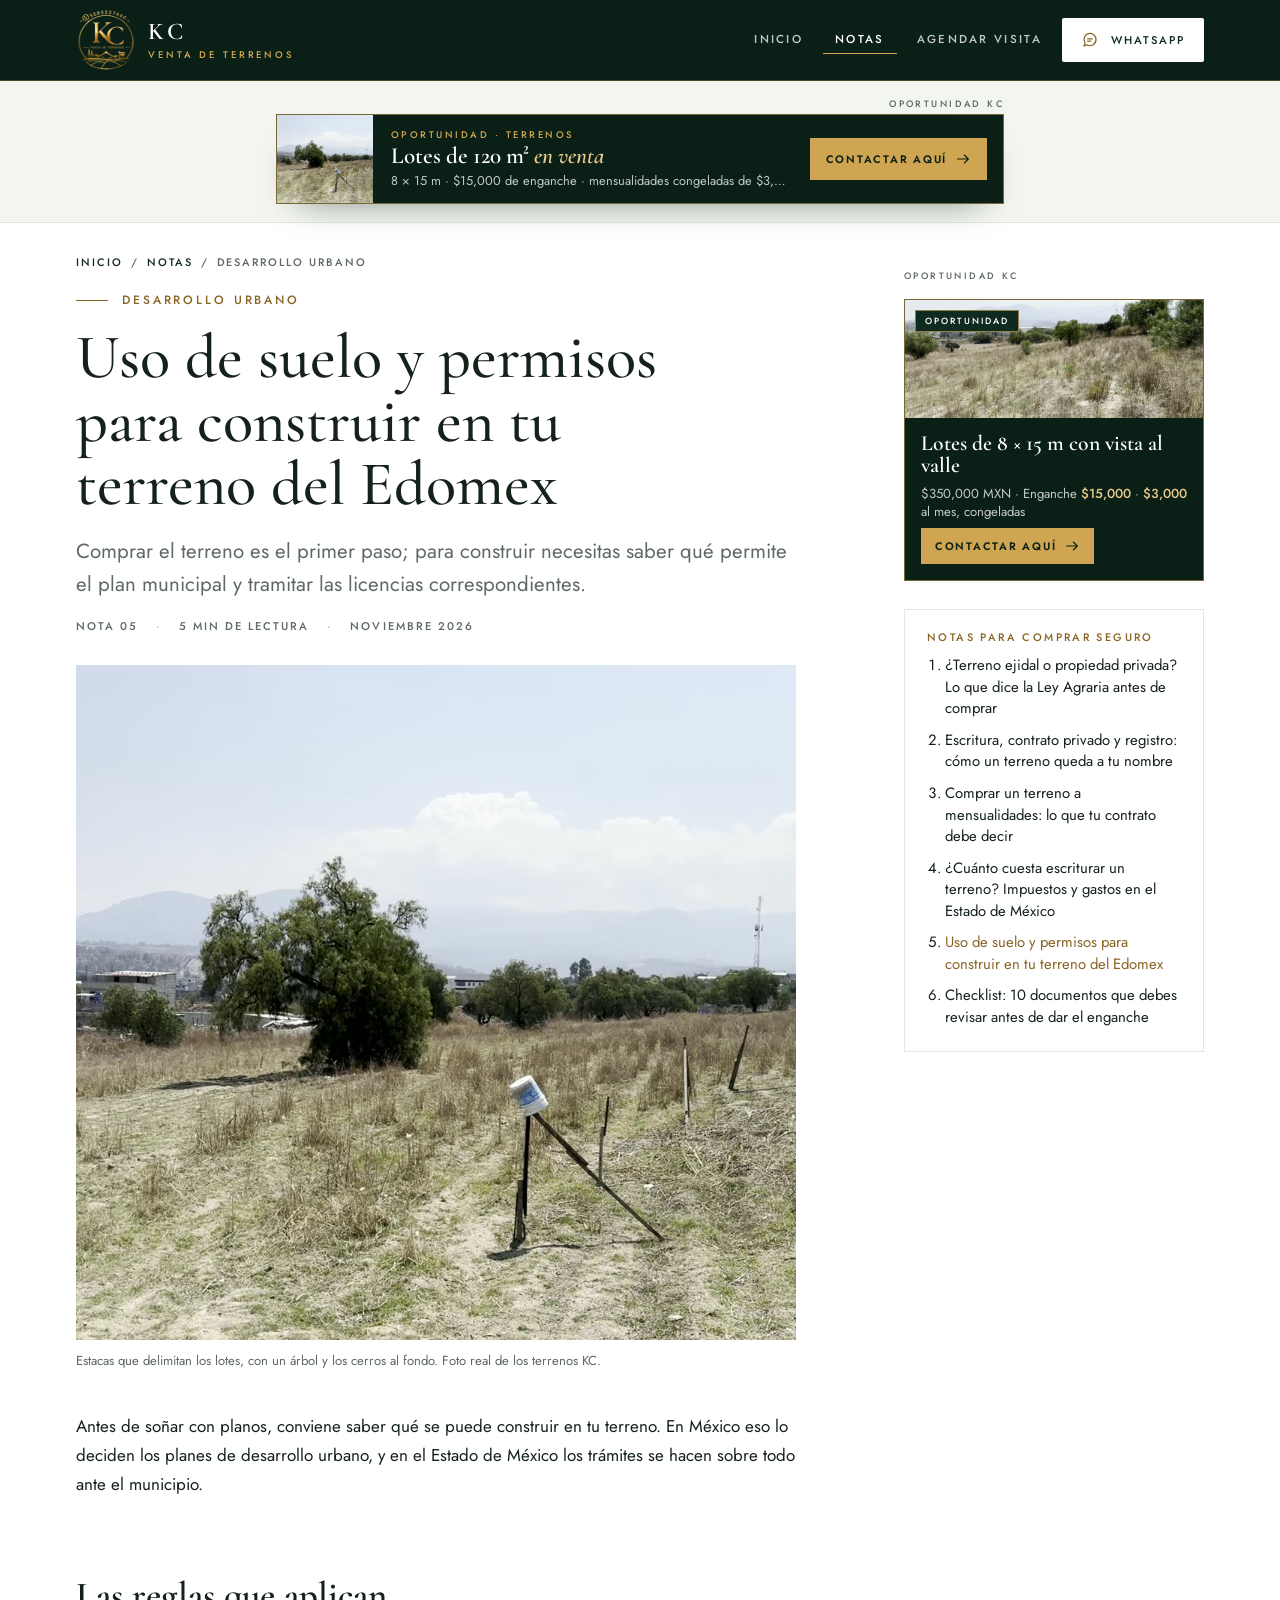
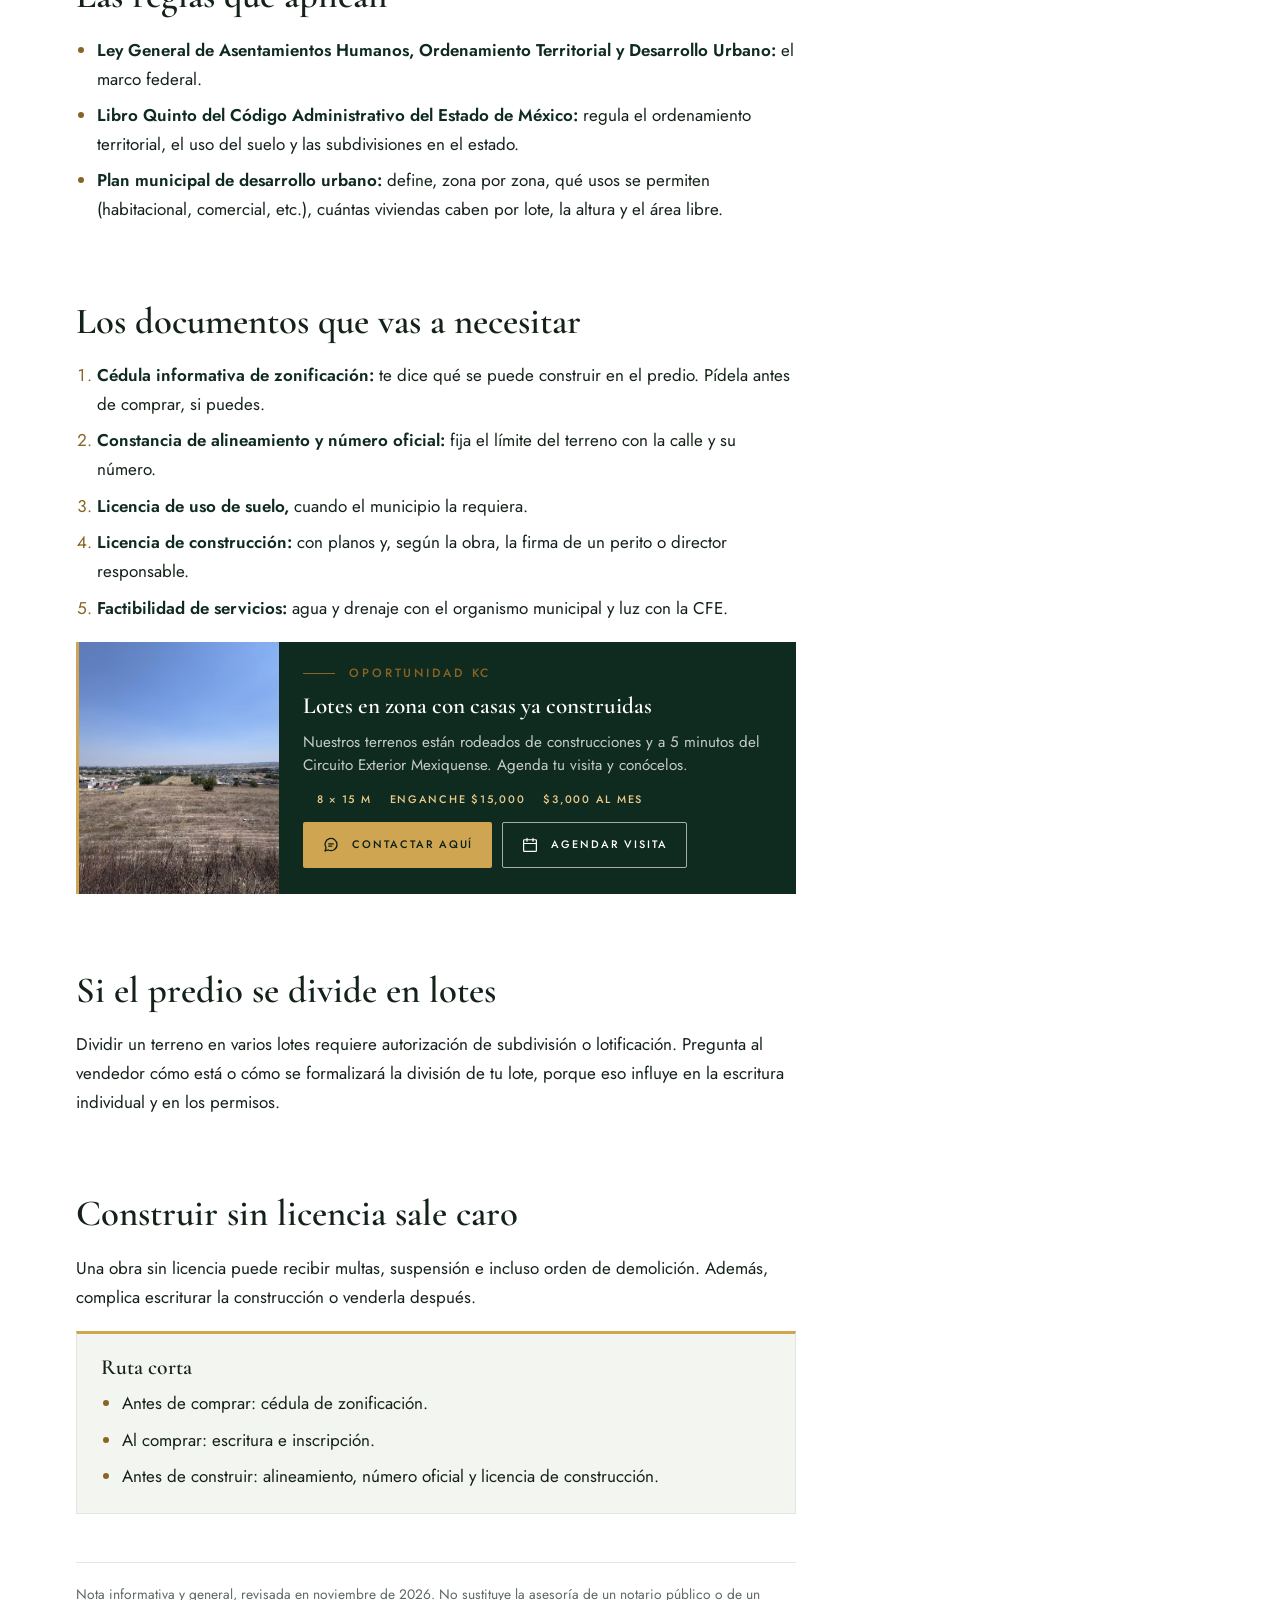
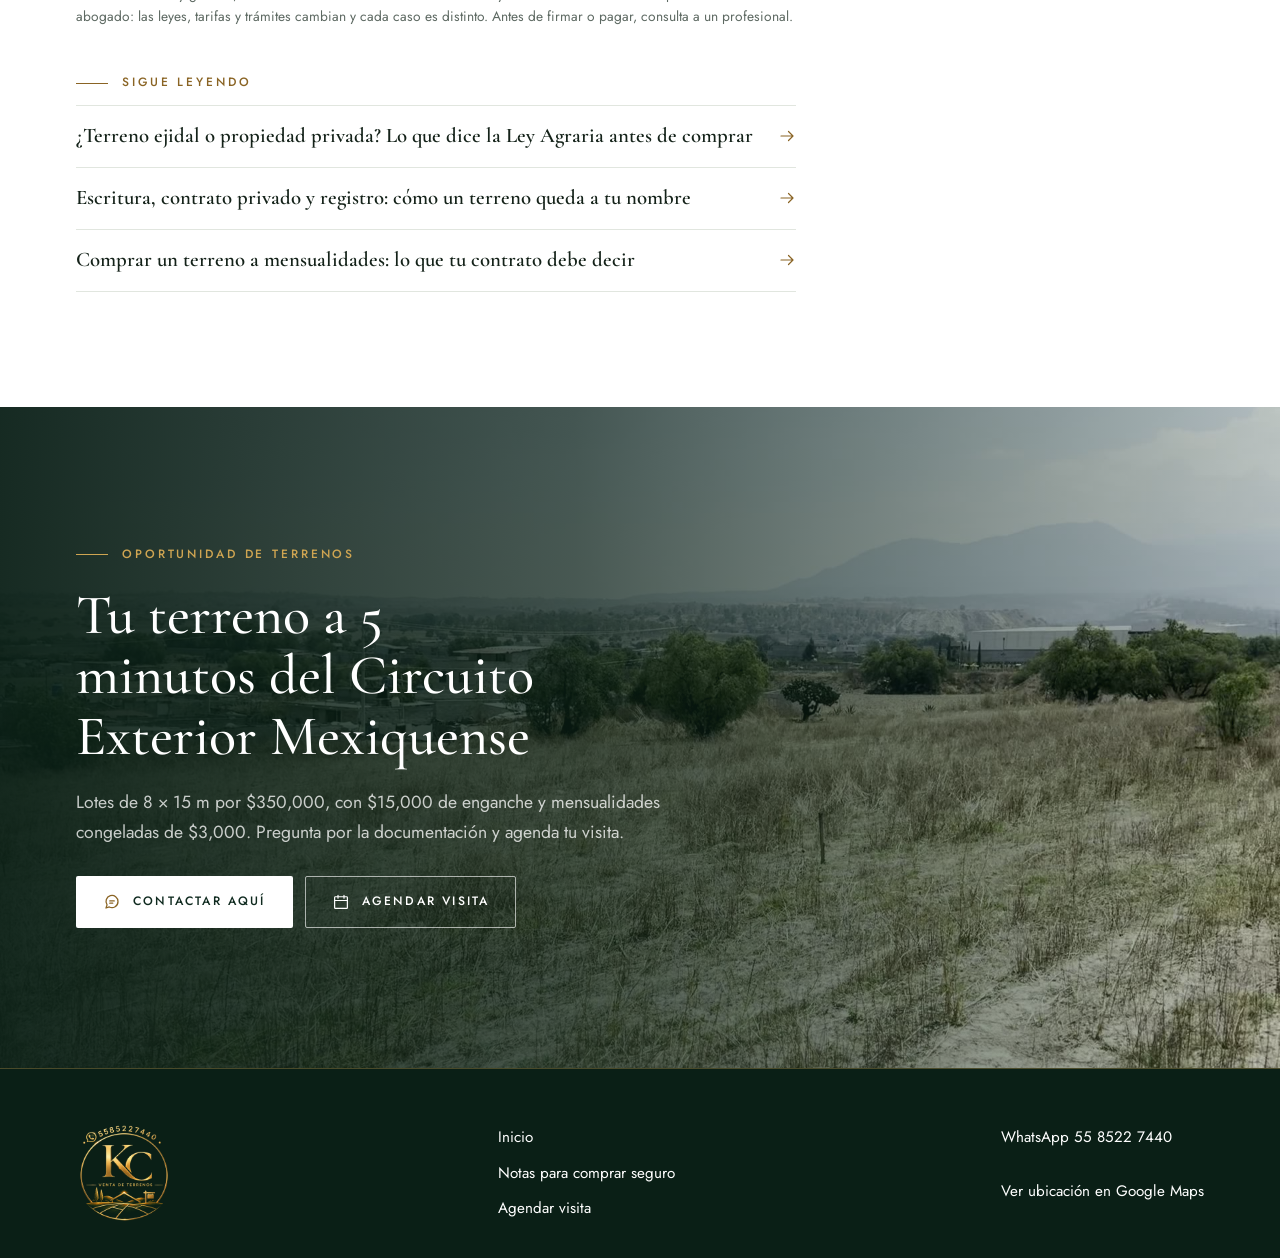
<file: notas/uso-de-suelo-y-permisos-para-construir/index.html>
<!doctype html>
<html lang="es">
<head>
<meta charset="utf-8">
<meta name="viewport" content="width=device-width, initial-scale=1, viewport-fit=cover">
<title>Uso de suelo y permisos para construir en tu terreno del Edomex | KC Venta de Terrenos</title>
<meta name="description" content="Comprar el terreno es el primer paso; para construir necesitas saber qué permite el plan municipal y tramitar las licencias correspondientes.">
<link rel="canonical" href="https://kc-venta-de-terrenos.vercel.app/notas/uso-de-suelo-y-permisos-para-construir/">
<link rel="icon" type="image/png" href="/media/logo-kc.png">
<meta property="og:title" content="Uso de suelo y permisos para construir en tu terreno del Edomex | KC Venta de Terrenos">
<meta property="og:description" content="Comprar el terreno es el primer paso; para construir necesitas saber qué permite el plan municipal y tramitar las licencias correspondientes.">
<meta property="og:type" content="article">
<meta property="og:image" content="https://kc-venta-de-terrenos.vercel.app/media/galeria-estacas.jpg">
<link rel="preconnect" href="https://fonts.googleapis.com">
<link rel="preconnect" href="https://fonts.gstatic.com" crossorigin>
<link rel="stylesheet" href="https://fonts.googleapis.com/css2?family=Cormorant+Garamond:ital,wght@0,500;0,600;1,500;1,600&family=Jost:wght@400;500;600&display=swap">
<link rel="stylesheet" href="/notas/notas.css">
</head>
<body>
<svg width="0" height="0" style="position:absolute" aria-hidden="true">
  <symbol id="i-chat" viewBox="0 0 24 24"><path fill="none" stroke="currentColor" stroke-width="1.7" stroke-linecap="round" stroke-linejoin="round" d="M20 11.5a8 8 0 0 1-11.6 7.1L4 20l1.4-4.2A8 8 0 1 1 20 11.5Z"/><path fill="none" stroke="currentColor" stroke-width="1.7" stroke-linecap="round" d="M9 10.5h6M9 13.5h4"/></symbol>
  <symbol id="i-arrow" viewBox="0 0 24 24"><path fill="none" stroke="currentColor" stroke-width="1.6" stroke-linecap="round" stroke-linejoin="round" d="M4 12h16M14 6l6 6-6 6"/></symbol>
  <symbol id="i-calendar" viewBox="0 0 24 24"><rect x="3.5" y="5" width="17" height="15.5" rx="1" fill="none" stroke="currentColor" stroke-width="1.6"/><path fill="none" stroke="currentColor" stroke-width="1.6" stroke-linecap="round" d="M3.5 10h17M8 3v4M16 3v4"/></symbol>
</svg>
<header class="bar on-dark">
  <div class="wrap bar-in">
    <a class="brand" href="/" aria-label="KC Venta de Terrenos, ir al inicio">
      <img src="/media/logo-kc.png" alt="" width="60" height="60">
      <span class="brand-name" aria-hidden="true"><b>KC</b><small>Venta de terrenos</small></span>
    </a>
    <nav class="bar-nav" aria-label="Principal">
      <a class="tlink" href="/">Inicio</a>
      <a class="tlink" href="/notas/" aria-current="page">Notas</a>
      <a class="tlink" href="/#cita">Agendar visita</a>
      <a class="btn btn-light btn-wa" href="https://wa.me/525585227440?text=Hola%2C%20le%C3%AD%20la%20nota%20sobre%20uso%20de%20suelo%20y%20permisos%20para%20construir.%20Me%20interesa%20informaci%C3%B3n%20de%20los%20terrenos." target="_blank" rel="noopener" aria-label="Escribir por WhatsApp"><svg aria-hidden="true"><use href="#i-chat"/></svg><span>WhatsApp</span></a>
    </nav>
  </div>
</header>
<div class="lb-slot">
  <div class="wrap">
    <span class="ad-label">Oportunidad KC</span>
    <a class="leader" href="https://wa.me/525585227440?text=Hola%2C%20le%C3%AD%20la%20nota%20sobre%20uso%20de%20suelo%20y%20permisos%20para%20construir.%20Me%20interesa%20informaci%C3%B3n%20de%20los%20terrenos." target="_blank" rel="noopener" aria-label="Oportunidad: terrenos de 8 × 15 m con $15,000 de enganche. Contactar por WhatsApp">
      <img class="leader-img" src="/media/galeria-estacas.jpg" alt="" width="96" height="90">
      <span class="leader-copy">
        <span class="leader-kicker">Oportunidad · Terrenos</span>
        <span class="leader-title">Lotes de 120 m² <em>en venta</em></span>
        <span class="leader-sub">8 × 15 m · $15,000 de enganche · mensualidades congeladas de $3,000</span>
      </span>
      <span class="leader-cta">Contactar aquí<svg aria-hidden="true"><use href="#i-arrow"/></svg></span>
    </a>
  </div>
</div>
<main>
  <div class="wrap">
    <nav class="crumbs" aria-label="Ruta"><a href="/">Inicio</a><span aria-hidden="true">/</span><a href="/notas/">Notas</a><span aria-hidden="true">/</span><span>Desarrollo urbano</span></nav>
  </div>
  <div class="wrap art-layout">
    <article class="art">
      <header class="art-head">
        <span class="eyebrow">Desarrollo urbano</span>
        <h1>Uso de suelo y permisos para construir en tu terreno del Edomex</h1>
        <p class="dek">Comprar el terreno es el primer paso; para construir necesitas saber qué permite el plan municipal y tramitar las licencias correspondientes.</p>
        <p class="meta"><span>Nota 05</span><span>5 min de lectura</span><span>Noviembre 2026</span></p>
      </header>
      <figure class="art-fig">
        <img src="/media/galeria-estacas.jpg" alt="Estacas que delimitan los lotes, con un árbol y los cerros al fondo" width="1200" height="675">
        <figcaption>Estacas que delimitan los lotes, con un árbol y los cerros al fondo. Foto real de los terrenos KC.</figcaption>
      </figure>
      <div class="prose">

<p>Antes de soñar con planos, conviene saber qué se puede construir en tu terreno. En México eso lo deciden los planes de desarrollo urbano, y en el Estado de México los trámites se hacen sobre todo ante el municipio.</p>

<h2>Las reglas que aplican</h2>
<ul>
  <li><strong>Ley General de Asentamientos Humanos, Ordenamiento Territorial y Desarrollo Urbano:</strong> el marco federal.</li>
  <li><strong>Libro Quinto del Código Administrativo del Estado de México:</strong> regula el ordenamiento territorial, el uso del suelo y las subdivisiones en el estado.</li>
  <li><strong>Plan municipal de desarrollo urbano:</strong> define, zona por zona, qué usos se permiten (habitacional, comercial, etc.), cuántas viviendas caben por lote, la altura y el área libre.</li>
</ul>

<h2>Los documentos que vas a necesitar</h2>
<ol>
  <li><strong>Cédula informativa de zonificación:</strong> te dice qué se puede construir en el predio. Pídela antes de comprar, si puedes.</li>
  <li><strong>Constancia de alineamiento y número oficial:</strong> fija el límite del terreno con la calle y su número.</li>
  <li><strong>Licencia de uso de suelo,</strong> cuando el municipio la requiera.</li>
  <li><strong>Licencia de construcción:</strong> con planos y, según la obra, la firma de un perito o director responsable.</li>
  <li><strong>Factibilidad de servicios:</strong> agua y drenaje con el organismo municipal y luz con la CFE.</li>
</ol>

<aside class="promo" aria-label="Oportunidad de terrenos">
  <img src="/media/foto-panoramica.jpg" alt="" loading="lazy">
  <div class="promo-body">
    <span class="eyebrow">Oportunidad KC</span>
    <h3>Lotes en zona con casas ya construidas</h3>
    <p>Nuestros terrenos están rodeados de construcciones y a 5 minutos del Circuito Exterior Mexiquense. Agenda tu visita y conócelos.</p>
    <ul class="promo-stats"><li>8 × 15 m</li><li>Enganche $15,000</li><li>$3,000 al mes</li></ul>
    <div class="promo-actions">
      <a class="btn btn-gold" href="https://wa.me/525585227440?text=Hola%2C%20le%C3%AD%20la%20nota%20sobre%20uso%20de%20suelo%20y%20permisos%20para%20construir.%20Me%20interesa%20informaci%C3%B3n%20de%20los%20terrenos." target="_blank" rel="noopener"><svg aria-hidden="true"><use href="#i-chat"/></svg>Contactar aquí</a>
      <a class="btn btn-ghost-light" href="/#cita"><svg aria-hidden="true"><use href="#i-calendar"/></svg>Agendar visita</a>
    </div>
  </div>
</aside>

<h2>Si el predio se divide en lotes</h2>
<p>Dividir un terreno en varios lotes requiere autorización de subdivisión o lotificación. Pregunta al vendedor cómo está o cómo se formalizará la división de tu lote, porque eso influye en la escritura individual y en los permisos.</p>

<h2>Construir sin licencia sale caro</h2>
<p>Una obra sin licencia puede recibir multas, suspensión e incluso orden de demolición. Además, complica escriturar la construcción o venderla después.</p>

<div class="key">
  <h3>Ruta corta</h3>
  <ul>
    <li>Antes de comprar: cédula de zonificación.</li>
    <li>Al comprar: escritura e inscripción.</li>
    <li>Antes de construir: alineamiento, número oficial y licencia de construcción.</li>
  </ul>
</div>

      </div>
      <p class="disclaimer">Nota informativa y general, revisada en noviembre de 2026. No sustituye la asesoría de un notario público o de un abogado: las leyes, tarifas y trámites cambian y cada caso es distinto. Antes de firmar o pagar, consulta a un profesional.</p>
      <section class="next" aria-labelledby="nextTitle">
        <span class="eyebrow" id="nextTitle">Sigue leyendo</span>
        <ul class="next-list">
          <li><a href="/notas/terreno-ejidal-o-propiedad-privada/">¿Terreno ejidal o propiedad privada? Lo que dice la Ley Agraria antes de comprar<svg aria-hidden="true"><use href="#i-arrow"/></svg></a></li>
          <li><a href="/notas/escritura-contrato-privado-y-registro/">Escritura, contrato privado y registro: cómo un terreno queda a tu nombre<svg aria-hidden="true"><use href="#i-arrow"/></svg></a></li>
          <li><a href="/notas/comprar-terreno-a-mensualidades/">Comprar un terreno a mensualidades: lo que tu contrato debe decir<svg aria-hidden="true"><use href="#i-arrow"/></svg></a></li>
        </ul>
      </section>
    </article>
    <aside class="rail" aria-label="Oportunidad y más notas">
      <span class="ad-label" style="margin:0 0 -20px;text-align:left">Oportunidad KC</span>
      <a class="rect" href="https://wa.me/525585227440?text=Hola%2C%20le%C3%AD%20la%20nota%20sobre%20uso%20de%20suelo%20y%20permisos%20para%20construir.%20Me%20interesa%20informaci%C3%B3n%20de%20los%20terrenos." target="_blank" rel="noopener" aria-label="Oportunidad: lotes de 8 × 15 m por $350,000. Contactar por WhatsApp">
  <span class="rect-media"><img src="/media/propiedad.jpg" alt="" width="300" height="118" loading="lazy"><span>Oportunidad</span></span>
  <span class="rect-body">
    <span class="rect-title">Lotes de 8 × 15 m con vista al valle</span>
    <span class="rect-price">$350,000 MXN · Enganche <b>$15,000</b> · <b>$3,000</b> al mes, congeladas</span>
    <span class="leader-cta">Contactar aquí<svg aria-hidden="true"><use href="#i-arrow"/></svg></span>
  </span>
</a>
      <nav class="rail-box" aria-label="Todas las notas">
        <h4>Notas para comprar seguro</h4>
        <ol>
          <li><a href="/notas/terreno-ejidal-o-propiedad-privada/">¿Terreno ejidal o propiedad privada? Lo que dice la Ley Agraria antes de comprar</a></li>
          <li><a href="/notas/escritura-contrato-privado-y-registro/">Escritura, contrato privado y registro: cómo un terreno queda a tu nombre</a></li>
          <li><a href="/notas/comprar-terreno-a-mensualidades/">Comprar un terreno a mensualidades: lo que tu contrato debe decir</a></li>
          <li><a href="/notas/cuanto-cuesta-escriturar-un-terreno/">¿Cuánto cuesta escriturar un terreno? Impuestos y gastos en el Estado de México</a></li>
          <li><a href="/notas/uso-de-suelo-y-permisos-para-construir/" aria-current="page">Uso de suelo y permisos para construir en tu terreno del Edomex</a></li>
          <li><a href="/notas/documentos-antes-de-dar-el-enganche/">Checklist: 10 documentos que debes revisar antes de dar el enganche</a></li>
        </ol>
      </nav>
    </aside>
  </div>
</main>
<section class="band on-dark" aria-labelledby="bandTitle">
  <div class="band-media"><img src="/media/banda.jpg" alt="" loading="lazy"></div>
  <div class="wrap">
    <div class="band-in">
      <span class="eyebrow">Oportunidad de terrenos</span>
      <h2 id="bandTitle">Tu terreno a 5 minutos del Circuito Exterior Mexiquense</h2>
      <p>Lotes de 8 × 15 m por $350,000, con $15,000 de enganche y mensualidades congeladas de $3,000. Pregunta por la documentación y agenda tu visita.</p>
      <div class="band-actions">
        <a class="btn btn-light" href="https://wa.me/525585227440?text=Hola%2C%20le%C3%AD%20la%20nota%20sobre%20uso%20de%20suelo%20y%20permisos%20para%20construir.%20Me%20interesa%20informaci%C3%B3n%20de%20los%20terrenos." target="_blank" rel="noopener"><svg aria-hidden="true"><use href="#i-chat"/></svg>Contactar aquí</a>
        <a class="btn btn-ghost-light" href="/#cita"><svg aria-hidden="true"><use href="#i-calendar"/></svg>Agendar visita</a>
      </div>
    </div>
  </div>
</section>
<footer class="foot on-dark">
  <div class="wrap foot-in">
    <a href="/" aria-label="KC Venta de Terrenos, ir al inicio"><img src="/media/logo-kc.png" alt="" width="96" height="96" loading="lazy"></a>
    <ul>
      <li><a href="/">Inicio</a></li>
      <li><a href="/notas/">Notas para comprar seguro</a></li>
      <li><a href="/#cita">Agendar visita</a></li>
    </ul>
    <ul>
      <li><a href="https://wa.me/525585227440?text=Hola%2C%20le%C3%AD%20la%20nota%20sobre%20uso%20de%20suelo%20y%20permisos%20para%20construir.%20Me%20interesa%20informaci%C3%B3n%20de%20los%20terrenos." target="_blank" rel="noopener">WhatsApp 55&nbsp;8522&nbsp;7440</a></li>
      <li><a href="https://maps.app.goo.gl/daC6epcwwuKgx7Q3A?g_st=ic" target="_blank" rel="noopener">Ver ubicación en Google Maps</a></li>
    </ul>
  </div>
</footer>
<a class="fab" href="https://wa.me/525585227440?text=Hola%2C%20le%C3%AD%20la%20nota%20sobre%20uso%20de%20suelo%20y%20permisos%20para%20construir.%20Me%20interesa%20informaci%C3%B3n%20de%20los%20terrenos." target="_blank" rel="noopener" aria-label="Escribir por WhatsApp"><svg aria-hidden="true"><use href="#i-chat"/></svg>WhatsApp</a>
</body>
</html>
</file>
<file: notas/notas.css>
/* Notas editoriales KC — misma marca que la portada: verde bosque, blanco, dorado discreto. */
:root{
  --forest:#0F2A1F;--forest-deep:#0A1F16;--forest-soft:#1A3D2E;
  --white:#FFFFFF;--mist:#F3F5F1;--ink:#142219;--muted:#5D6962;--line:#E1E6DF;
  --gold:#CFA552;--gold-soft:#EBCB8B;--gold-ink:#8A6424;
  --on-dark-muted:rgba(255,255,255,.76);--line-dark:rgba(255,255,255,.16);--gold-line:rgba(207,165,82,.32);
  --serif:"Cormorant Garamond","Cormorant",Garamond,"Times New Roman",serif;
  --sans:"Jost","Futura","Century Gothic","Avenir Next","Segoe UI",system-ui,sans-serif;
  --header-h:64px;color-scheme:light;
}
@media (min-width:1080px){:root{--header-h:80px}}
*,*::before,*::after{box-sizing:border-box}
body{margin:0;background:var(--white);color:var(--ink);font-family:var(--sans);font-size:1.0625rem;line-height:1.7;-webkit-font-smoothing:antialiased}
img{display:block;max-width:100%}
h1,h2,h3,h4{margin:0;font-family:var(--serif);font-weight:500;line-height:1.08;text-wrap:balance}
p{margin:0}
a{color:inherit}
:focus-visible{outline:2px solid var(--gold-ink);outline-offset:3px}
.on-dark :focus-visible{outline-color:var(--gold)}
.wrap{width:100%;max-width:1240px;margin-inline:auto;padding-inline:20px}
@media (min-width:768px){.wrap{padding-inline:40px}}
@media (min-width:1200px){.wrap{padding-inline:56px}}

.eyebrow{display:inline-flex;align-items:center;gap:14px;font:500 .75rem/1.3 var(--sans);letter-spacing:.24em;text-transform:uppercase;color:var(--gold-ink)}
.eyebrow::before{content:"";width:32px;height:1px;background:currentColor;flex:none}
.on-dark .eyebrow{color:var(--gold)}

.btn{display:inline-flex;align-items:center;justify-content:center;gap:12px;min-height:52px;padding:0 26px;border:1px solid transparent;border-radius:2px;font:500 .76rem/1.25 var(--sans);letter-spacing:.18em;text-transform:uppercase;text-decoration:none;text-align:center;cursor:pointer;transition:background-color .25s,color .25s,border-color .25s;white-space:nowrap}
.btn svg{width:18px;height:18px;flex:none}
.btn-light{background:var(--white);color:var(--forest)}
.btn-light svg{color:var(--gold-ink)}
.btn-light:hover{background:var(--gold-soft)}
.btn-gold{background:var(--gold);color:var(--forest-deep)}
.btn-gold:hover{background:var(--gold-soft)}
.btn-ghost-light{background:transparent;border-color:rgba(255,255,255,.62);color:var(--white)}
.btn-ghost-light:hover{background:rgba(255,255,255,.1);border-color:var(--white)}
.btn-forest{background:var(--forest);color:var(--white)}
.btn-forest svg{color:var(--gold)}
.btn-forest:hover{background:var(--forest-soft)}
.btn-line{background:transparent;border-color:var(--forest);color:var(--forest)}
.btn-line:hover{background:var(--forest);color:var(--white)}

/* header */
.bar{position:sticky;top:0;z-index:40;background:var(--forest-deep);color:var(--white);border-bottom:1px solid var(--gold-line)}
.bar-in{display:flex;align-items:center;justify-content:space-between;gap:16px;height:var(--header-h)}
.brand{display:inline-flex;align-items:center;gap:12px;min-width:0;color:var(--white);text-decoration:none}
.brand img{width:48px;height:48px;object-fit:contain}
@media (min-width:1080px){.brand img{width:60px;height:60px}}
.brand-name{display:grid;gap:7px;line-height:1}
.brand-name b{font:600 1.5rem/1 var(--serif);letter-spacing:.16em}
.brand-name small{font:500 .6rem/1 var(--sans);letter-spacing:.3em;text-transform:uppercase;color:var(--gold);white-space:nowrap}
@media (max-width:419px){.brand-name{display:none}}
.bar-nav{display:flex;align-items:center;gap:8px}
.bar-nav a.tlink{display:none;padding:8px 12px;font:500 .72rem/1 var(--sans);letter-spacing:.2em;text-transform:uppercase;color:var(--on-dark-muted);text-decoration:none;border-bottom:1px solid transparent}
.bar-nav a.tlink:hover,.bar-nav a.tlink[aria-current="page"]{color:var(--white);border-bottom-color:var(--gold)}
@media (min-width:860px){.bar-nav a.tlink{display:inline-block}}
.bar .btn{min-height:44px;padding:0 18px;font-size:.7rem}
@media (max-width:479px){.bar .btn-wa{width:44px;padding:0}.bar .btn-wa span{display:none}}

/* ============ BANNERS ============ */
/* Leaderboard: 728×90 en escritorio, 320×100 en celular */
.lb-slot{padding:18px 0;background:var(--mist);border-bottom:1px solid var(--line)}
.ad-label{display:block;margin:0 auto 6px;max-width:728px;font:500 .58rem/1 var(--sans);letter-spacing:.26em;text-transform:uppercase;color:var(--muted);text-align:right}
.leader{position:relative;display:grid;grid-template-columns:96px minmax(0,1fr) auto;align-items:center;gap:18px;width:100%;max-width:728px;height:90px;margin-inline:auto;padding-right:16px;overflow:hidden;background:var(--forest-deep);border:1px solid rgba(207,165,82,.55);color:var(--white);text-decoration:none;box-shadow:0 18px 36px -24px rgba(10,31,22,.6)}
.leader-img{height:100%;width:96px;object-fit:cover}
.leader-copy{display:grid;gap:4px;min-width:0}
.leader-kicker{font:500 .6rem/1 var(--sans);letter-spacing:.26em;text-transform:uppercase;color:var(--gold)}
.leader-title{font:600 1.45rem/1.05 var(--serif);white-space:nowrap;overflow:hidden;text-overflow:ellipsis}
.leader-title em{font-style:italic;color:var(--gold-soft)}
.leader-sub{font-size:.8rem;line-height:1.2;color:var(--on-dark-muted);white-space:nowrap;overflow:hidden;text-overflow:ellipsis}
.leader-cta{display:inline-flex;align-items:center;gap:8px;min-height:42px;padding:0 16px;background:var(--gold);color:var(--forest-deep);font:600 .68rem/1 var(--sans);letter-spacing:.16em;text-transform:uppercase;transition:background-color .2s}
.leader-cta svg{width:16px;height:16px}
.leader:hover .leader-cta{background:var(--gold-soft)}
@media (max-width:759px){
  .ad-label{max-width:320px}
  .leader{grid-template-columns:84px minmax(0,1fr);max-width:320px;height:100px;gap:12px;padding-right:12px}
  .leader-img{width:84px}
  .leader-title{font-size:1.15rem;white-space:normal}
  .leader-sub{display:none}
  .leader-cta{grid-column:2;justify-self:start;min-height:30px;padding:0 10px;font-size:.58rem}
  .leader-copy{gap:5px}
}

/* Rectángulo 300×250 (columna lateral) */
.rect{display:grid;grid-template-rows:118px auto;width:100%;max-width:300px;min-height:250px;overflow:hidden;background:var(--forest-deep);border:1px solid rgba(207,165,82,.55);color:var(--white);text-decoration:none}
.rect-media{position:relative}
.rect-media img{width:100%;height:100%;object-fit:cover}
.rect-media span{position:absolute;left:10px;top:10px;padding:6px 9px;background:var(--forest);border:1px solid rgba(207,165,82,.7);font:500 .56rem/1 var(--sans);letter-spacing:.22em;text-transform:uppercase}
.rect-body{display:grid;gap:8px;padding:14px 16px 16px}
.rect-title{font:600 1.35rem/1.05 var(--serif)}
.rect-price{font-size:.82rem;line-height:1.35;color:var(--on-dark-muted)}
.rect-price b{color:var(--gold-soft);font-weight:500}
.rect .leader-cta{justify-self:start;min-height:36px;padding:0 14px}
.rect:hover .leader-cta{background:var(--gold-soft)}

/* Promo dentro del texto */
.promo{display:grid;grid-template-columns:minmax(0,1fr);margin:44px 0;overflow:hidden;background:var(--forest);color:var(--white);border-left:3px solid var(--gold)}
@media (min-width:620px){.promo{grid-template-columns:200px minmax(0,1fr)}}
.promo img{width:100%;height:100%;min-height:150px;max-height:220px;object-fit:cover}
@media (min-width:620px){.promo img{max-height:none}}
.promo-body{display:grid;gap:12px;align-content:center;padding:24px 24px 26px}
.promo-body h3{font-size:1.65rem;font-weight:600;color:var(--white)}
.promo-body p{font-size:.95rem;line-height:1.55;color:var(--on-dark-muted)}
.promo-stats{display:flex;flex-wrap:wrap;gap:6px 18px;margin:2px 0 4px;padding:0;list-style:none;font:500 .68rem/1.3 var(--sans);letter-spacing:.16em;text-transform:uppercase;color:var(--gold-soft)}
.promo-actions{display:flex;flex-wrap:wrap;gap:10px}
.promo .btn{min-height:46px;padding:0 18px;font-size:.68rem}
@media (max-width:479px){.promo .btn{width:100%}}

/* Banda final */
.band{position:relative;isolation:isolate;overflow:hidden;background:var(--forest);color:var(--white)}
.band-media{position:absolute;inset:0;z-index:-2}
.band-media img{width:100%;height:100%;object-fit:cover;object-position:center 55%}
.band::before{content:"";position:absolute;inset:0;z-index:-1;background:linear-gradient(0deg,rgba(10,31,22,.94),rgba(10,31,22,.7))}
@media (min-width:900px){.band::before{background:linear-gradient(90deg,rgba(10,31,22,.94) 0%,rgba(10,31,22,.72) 45%,rgba(10,31,22,.25) 100%)}}
.band-in{display:grid;gap:22px;max-width:640px;padding-block:clamp(80px,11vw,140px)}
.band h2{font-size:clamp(2.2rem,4.4vw,3.5rem);color:var(--white)}
.band p{font-size:1.1rem;color:var(--on-dark-muted)}
.band-actions{display:flex;flex-wrap:wrap;gap:12px;margin-top:6px}
@media (max-width:559px){.band-actions .btn{width:100%}}

/* ============ ÍNDICE DE NOTAS ============ */
.n-hero{padding-block:clamp(56px,8vw,104px) clamp(40px,5vw,64px)}
.n-hero-in{display:grid;gap:20px;max-width:760px}
.n-hero h1{font-size:clamp(2.6rem,5.6vw,4.6rem);line-height:1}
.n-hero h1 em{font-style:italic;color:var(--gold-ink)}
.n-hero p{font-size:clamp(1.06rem,1.5vw,1.2rem);color:var(--muted);max-width:38em}
.cards{display:grid;gap:clamp(28px,3vw,40px);padding-bottom:clamp(72px,9vw,120px)}
@media (min-width:700px){.cards{grid-template-columns:1fr 1fr}}
@media (min-width:1080px){.cards{grid-template-columns:repeat(3,minmax(0,1fr))}}
.card{display:grid;grid-template-rows:auto 1fr;border:1px solid var(--line);background:var(--white);text-decoration:none;color:inherit;transition:box-shadow .3s,transform .3s}
.card:hover{box-shadow:0 34px 60px -38px rgba(10,31,22,.5);transform:translateY(-3px)}
.card-media{position:relative;aspect-ratio:16/10;overflow:hidden;background:var(--forest)}
.card-media img{width:100%;height:100%;object-fit:cover}
.card-num{position:absolute;left:14px;top:14px;padding:7px 10px;background:var(--forest);border:1px solid rgba(207,165,82,.7);font:500 .6rem/1 var(--sans);letter-spacing:.22em;text-transform:uppercase;color:var(--white)}
.card-body{display:grid;gap:12px;align-content:start;padding:24px 24px 28px}
.card-body h2{font-size:1.75rem;font-weight:600}
.card-body p{font-size:.95rem;line-height:1.6;color:var(--muted)}
.card-more{margin-top:6px;font:500 .7rem/1 var(--sans);letter-spacing:.2em;text-transform:uppercase;color:var(--forest);border-bottom:1px solid var(--gold);justify-self:start;padding-bottom:6px}
.card.card-ad{background:var(--forest-deep);color:var(--white);border-color:rgba(207,165,82,.55)}
.card.card-ad .card-body p{color:var(--on-dark-muted)}
.card.card-ad .card-more{color:var(--gold-soft)}

/* ============ ARTÍCULO ============ */
.crumbs{display:flex;flex-wrap:wrap;gap:8px;padding-top:32px;font:500 .68rem/1.4 var(--sans);letter-spacing:.18em;text-transform:uppercase;color:var(--muted)}
.crumbs a{text-decoration:none;color:var(--forest)}
.crumbs a:hover{color:var(--gold-ink)}
.art-layout{display:grid;gap:56px;padding-bottom:clamp(72px,9vw,120px)}
@media (min-width:1080px){.art-layout{grid-template-columns:minmax(0,1fr) 300px;gap:72px;align-items:start}}
.art{min-width:0;max-width:720px}
.art-head{display:grid;gap:18px;padding-block:22px 32px}
.art-head h1{font-size:clamp(2.4rem,5vw,3.9rem);line-height:1.02}
.dek{font-size:clamp(1.12rem,1.6vw,1.3rem);line-height:1.6;color:var(--muted)}
.meta{display:flex;flex-wrap:wrap;gap:6px 18px;font:500 .7rem/1.3 var(--sans);letter-spacing:.18em;text-transform:uppercase;color:var(--muted)}
.meta span+span::before{content:"·";margin-right:18px;color:var(--gold)}
.art-fig{margin:0 0 40px}
.art-fig img{width:100%;aspect-ratio:16/9;object-fit:cover;object-position:center 70%}
.art-fig figcaption{margin-top:10px;font-size:.82rem;color:var(--muted)}
.prose>*+*{margin-top:1.15em}
.prose h2{margin-top:2.1em;font-size:clamp(1.75rem,3vw,2.3rem);font-weight:600}
.prose h3{margin-top:1.6em;font-size:1.45rem;font-weight:600}
.prose ul,.prose ol{padding-left:1.25em}
.prose li+li{margin-top:.45em}
.prose li::marker{color:var(--gold-ink)}
.prose strong{font-weight:600;color:var(--forest)}
.prose .promo h3{margin-top:0}
.prose .promo-stats li{margin-top:0}
.prose a:not(.btn){color:var(--forest);text-decoration-color:var(--gold);text-underline-offset:4px}
.key{padding:22px 24px;border:1px solid var(--line);border-top:3px solid var(--gold);background:var(--mist)}
.key h2,.key h3{margin:0 0 10px;font-size:1.35rem}
.key ul{margin:0}
.law{padding:4px 0 4px 20px;border-left:2px solid var(--gold);font:italic 500 1.35rem/1.45 var(--serif);color:var(--forest)}
.law small{display:block;margin-top:8px;font:500 .66rem/1.3 var(--sans);font-style:normal;letter-spacing:.18em;text-transform:uppercase;color:var(--muted)}
.check{list-style:none;padding:0!important}
.check li{position:relative;padding-left:32px}
.check li::before{content:"";position:absolute;left:0;top:.45em;width:16px;height:16px;border:1px solid var(--gold-ink);background:linear-gradient(var(--gold-ink),var(--gold-ink)) center/8px 8px no-repeat}
.disclaimer{margin-top:48px!important;padding-top:20px;border-top:1px solid var(--line);font-size:.86rem;line-height:1.6;color:var(--muted)}
.next{display:grid;gap:14px;margin-top:48px}
.next-list{display:grid;gap:0;margin:0;padding:0;list-style:none;border-top:1px solid var(--line)}
.next-list a{display:flex;justify-content:space-between;align-items:center;gap:16px;padding:18px 0;border-bottom:1px solid var(--line);font:600 1.3rem/1.2 var(--serif);text-decoration:none;color:var(--ink)}
.next-list a:hover{color:var(--gold-ink)}
.next-list svg{width:18px;height:18px;flex:none;color:var(--gold-ink)}
.rail{display:grid;gap:28px;min-width:0}
@media (min-width:1080px){.rail{position:sticky;top:calc(var(--header-h) + 28px)}}
@media (max-width:1079px){.rail .rect{max-width:none}.rail{justify-items:stretch}}
.rail-box{padding:22px;border:1px solid var(--line)}
.rail-box h4{margin-bottom:12px;font:500 .68rem/1 var(--sans);letter-spacing:.22em;text-transform:uppercase;color:var(--gold-ink)}
.rail-box ol{margin:0;padding-left:1.2em;font-size:.93rem;line-height:1.45}
.rail-box li+li{margin-top:10px}
.rail-box a{text-decoration:none;color:var(--ink)}
.rail-box a:hover,.rail-box a[aria-current="page"]{color:var(--gold-ink)}

/* footer + fab */
.foot{padding-block:56px 36px;border-top:1px solid var(--gold-line);background:var(--forest-deep);color:var(--on-dark-muted);font-size:.95rem}
.foot-in{display:flex;flex-wrap:wrap;justify-content:space-between;gap:24px 40px}
.foot img{width:96px;height:96px}
.foot ul{display:grid;gap:10px;margin:0;padding:0;list-style:none}
.foot a{color:var(--white);text-decoration:none}
.foot a:hover{color:var(--gold-soft)}
@media (max-width:719px){.foot{padding-bottom:110px}}
.fab{position:fixed;z-index:45;right:16px;bottom:16px;display:inline-flex;align-items:center;gap:10px;min-height:54px;padding:0 22px;border:1px solid var(--gold);border-radius:999px;background:var(--forest);color:var(--white);text-decoration:none;font:500 .72rem/1 var(--sans);letter-spacing:.18em;text-transform:uppercase;box-shadow:0 16px 36px -10px rgba(0,0,0,.5)}
.fab svg{width:20px;height:20px;color:var(--gold)}
@media (min-width:720px){.fab{display:none}}
@media (prefers-reduced-motion:reduce){*{transition:none!important}}
</file>
